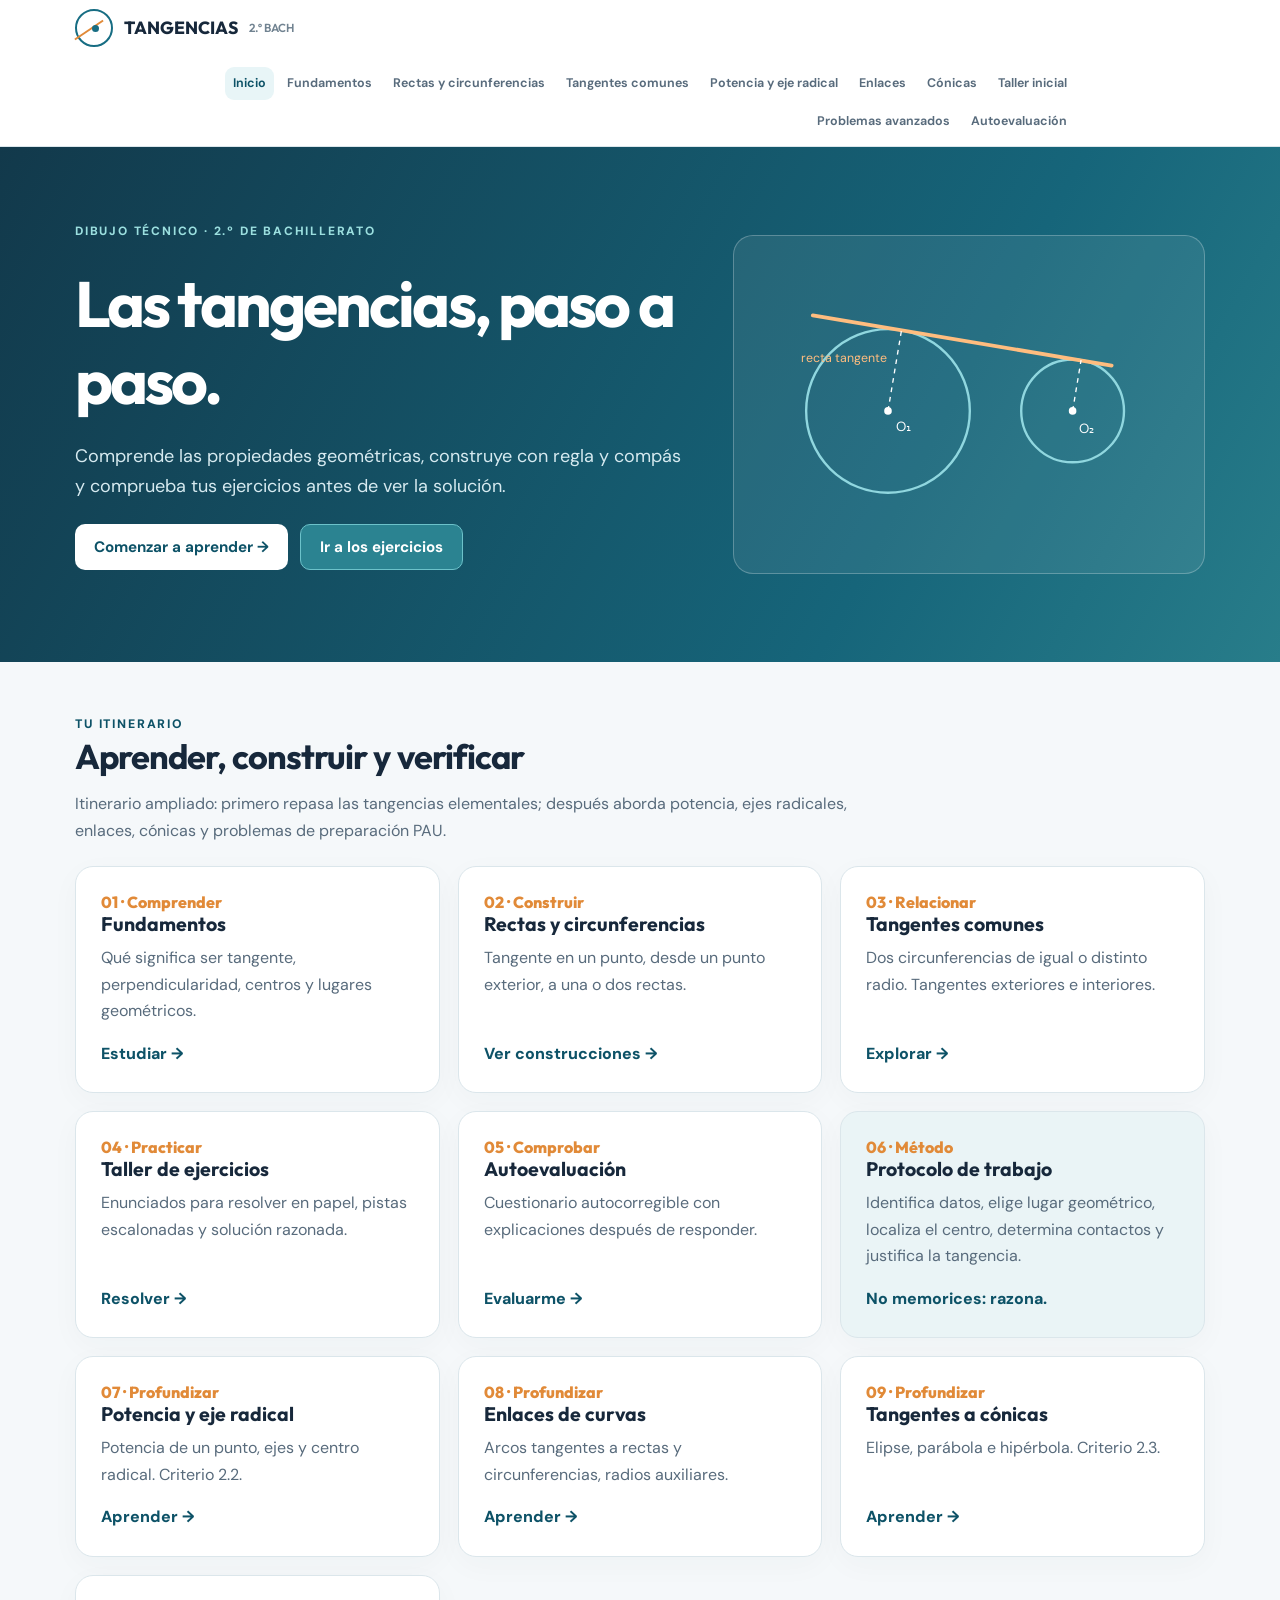
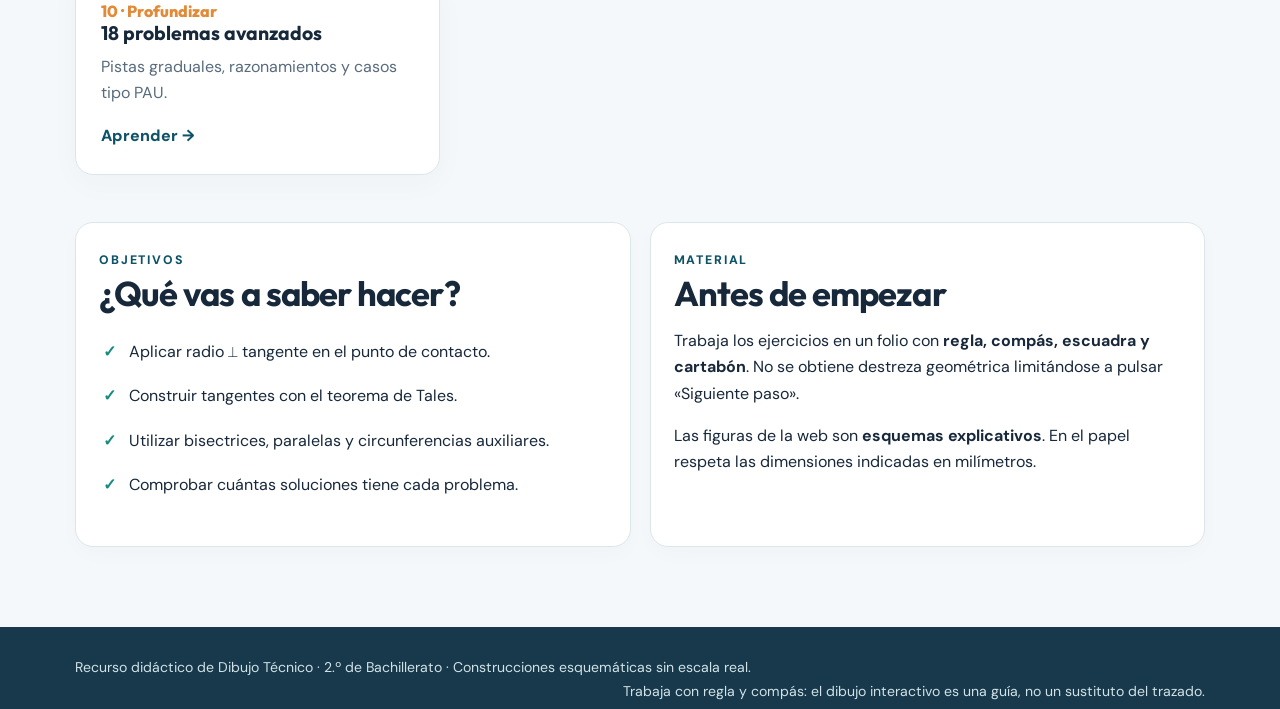
<file: index.html>
<!DOCTYPE html>
<html lang="es"><head><meta charset="utf-8"/><meta content="width=device-width, initial-scale=1" name="viewport"/><meta content="Tangencias en Dibujo Técnico de 2.º Bachillerato: teoría, construcciones paso a paso, ejercicios y autocorrección." name="description"/><title>Inicio | Tangencias · 2.º Bachillerato</title><link href="styles.css" rel="stylesheet"/><link href="advanced.css" rel="stylesheet"/></head><body><header class="site-header"><div class="container header-inner"><a class="brand" href="index.html"><span aria-hidden="true" class="brand-mark"></span> TANGENCIAS <span style="color:#718391;font-size:.73rem;font-weight:600">2.º BACH</span></a><nav aria-label="Navegación principal" class="site-nav"><a class="active" href="index.html">Inicio</a><a href="fundamentos.html">Fundamentos</a><a href="rectas.html">Rectas y circunferencias</a><a href="comunes.html">Tangentes comunes</a><a href="potencia.html">Potencia y eje radical</a><a href="enlaces.html">Enlaces</a><a href="conicas.html">Cónicas</a><a href="taller.html">Taller inicial</a><a href="problemas-pau.html">Problemas avanzados</a><a href="autoevaluacion.html">Autoevaluación</a></nav></div></header><section class="hero"><div class="container"><div><span class="eyebrow">Dibujo técnico · 2.º de Bachillerato</span><h1>Las tangencias, paso a paso.</h1><p>Comprende las propiedades geométricas, construye con regla y compás y comprueba tus ejercicios antes de ver la solución.</p><div class="btn-row"><a class="btn light" href="fundamentos.html">Comenzar a aprender →</a><a class="btn" href="taller.html" style="background:#2b8391;border:1px solid #6cc2ca">Ir a los ejercicios</a></div></div><div class="hero-figure"><svg aria-label="Dos circunferencias con una recta tangente común" role="img" viewbox="0 0 460 320"><circle cx="145" cy="167" fill="none" r="86" stroke="#90d7df" stroke-width="2.5"></circle><circle cx="339" cy="167" fill="none" r="54" stroke="#90d7df" stroke-width="2.5"></circle><path d="M 66 66.6 L 380 119.3" fill="none" stroke="#ffbd7f" stroke-linecap="round" stroke-width="4"></path><path d="M145 167 L159.2 82.2 M339 167 L347.9 113.7" stroke="#fff" stroke-dasharray="5 5" stroke-width="1.4"></path><circle cx="145" cy="167" fill="#fff" r="4"></circle><circle cx="339" cy="167" fill="#fff" r="4"></circle><text fill="white" font-size="14" x="153" y="188">O₁</text><text fill="white" font-size="14" x="346" y="190">O₂</text><text fill="#ffbd7f" font-size="13" x="54" y="116">recta tangente</text></svg></div></div></section><main class="container main"><section class="section-head"><span class="kicker">Tu itinerario</span><h2>Aprender, construir y verificar</h2><p>Itinerario ampliado: primero repasa las tangencias elementales; después aborda potencia, ejes radicales, enlaces, cónicas y problemas de preparación PAU.</p></section><div class="tiles"><a class="tile" href="fundamentos.html"><span class="index">01 · Comprender</span><h3>Fundamentos</h3><p>Qué significa ser tangente, perpendicularidad, centros y lugares geométricos.</p><span class="go">Estudiar →</span></a><a class="tile" href="rectas.html"><span class="index">02 · Construir</span><h3>Rectas y circunferencias</h3><p>Tangente en un punto, desde un punto exterior, a una o dos rectas.</p><span class="go">Ver construcciones →</span></a><a class="tile" href="comunes.html"><span class="index">03 · Relacionar</span><h3>Tangentes comunes</h3><p>Dos circunferencias de igual o distinto radio. Tangentes exteriores e interiores.</p><span class="go">Explorar →</span></a><a class="tile" href="taller.html"><span class="index">04 · Practicar</span><h3>Taller de ejercicios</h3><p>Enunciados para resolver en papel, pistas escalonadas y solución razonada.</p><span class="go">Resolver →</span></a><a class="tile" href="autoevaluacion.html"><span class="index">05 · Comprobar</span><h3>Autoevaluación</h3><p>Cuestionario autocorregible con explicaciones después de responder.</p><span class="go">Evaluarme →</span></a><div class="tile" style="background:#eaf4f6"><span class="index">06 · Método</span><h3>Protocolo de trabajo</h3><p>Identifica datos, elige lugar geométrico, localiza el centro, determina contactos y justifica la tangencia.</p><span class="go">No memorices: razona.</span></div><a class="tile" href="potencia.html"><span class="index">07 · Profundizar</span><h3>Potencia y eje radical</h3><p>Potencia de un punto, ejes y centro radical. Criterio 2.2.</p><span class="go">Aprender →</span></a><a class="tile" href="enlaces.html"><span class="index">08 · Profundizar</span><h3>Enlaces de curvas</h3><p>Arcos tangentes a rectas y circunferencias, radios auxiliares.</p><span class="go">Aprender →</span></a><a class="tile" href="conicas.html"><span class="index">09 · Profundizar</span><h3>Tangentes a cónicas</h3><p>Elipse, parábola e hipérbola. Criterio 2.3.</p><span class="go">Aprender →</span></a><a class="tile" href="problemas-pau.html"><span class="index">10 · Profundizar</span><h3>18 problemas avanzados</h3><p>Pistas graduales, razonamientos y casos tipo PAU.</p><span class="go">Aprender →</span></a></div><section class="section"><div class="two-col"><div class="panel"><span class="kicker">Objetivos</span><h2>¿Qué vas a saber hacer?</h2><ul class="checklist"><li>Aplicar radio ⟂ tangente en el punto de contacto.</li><li>Construir tangentes con el teorema de Tales.</li><li>Utilizar bisectrices, paralelas y circunferencias auxiliares.</li><li>Comprobar cuántas soluciones tiene cada problema.</li></ul></div><div class="panel"><span class="kicker">Material</span><h2>Antes de empezar</h2><p>Trabaja los ejercicios en un folio con <strong>regla, compás, escuadra y cartabón</strong>. No se obtiene destreza geométrica limitándose a pulsar «Siguiente paso».</p><p>Las figuras de la web son <strong>esquemas explicativos</strong>. En el papel respeta las dimensiones indicadas en milímetros.</p></div></div></section></main><footer class="foot"><div class="container">Recurso didáctico de Dibujo Técnico · 2.º de Bachillerato · Construcciones esquemáticas sin escala real. <span style="float:right">Trabaja con regla y compás: el dibujo interactivo es una guía, no un sustituto del trazado.</span></div></footer><script src="app.js"></script></body></html>
</file>
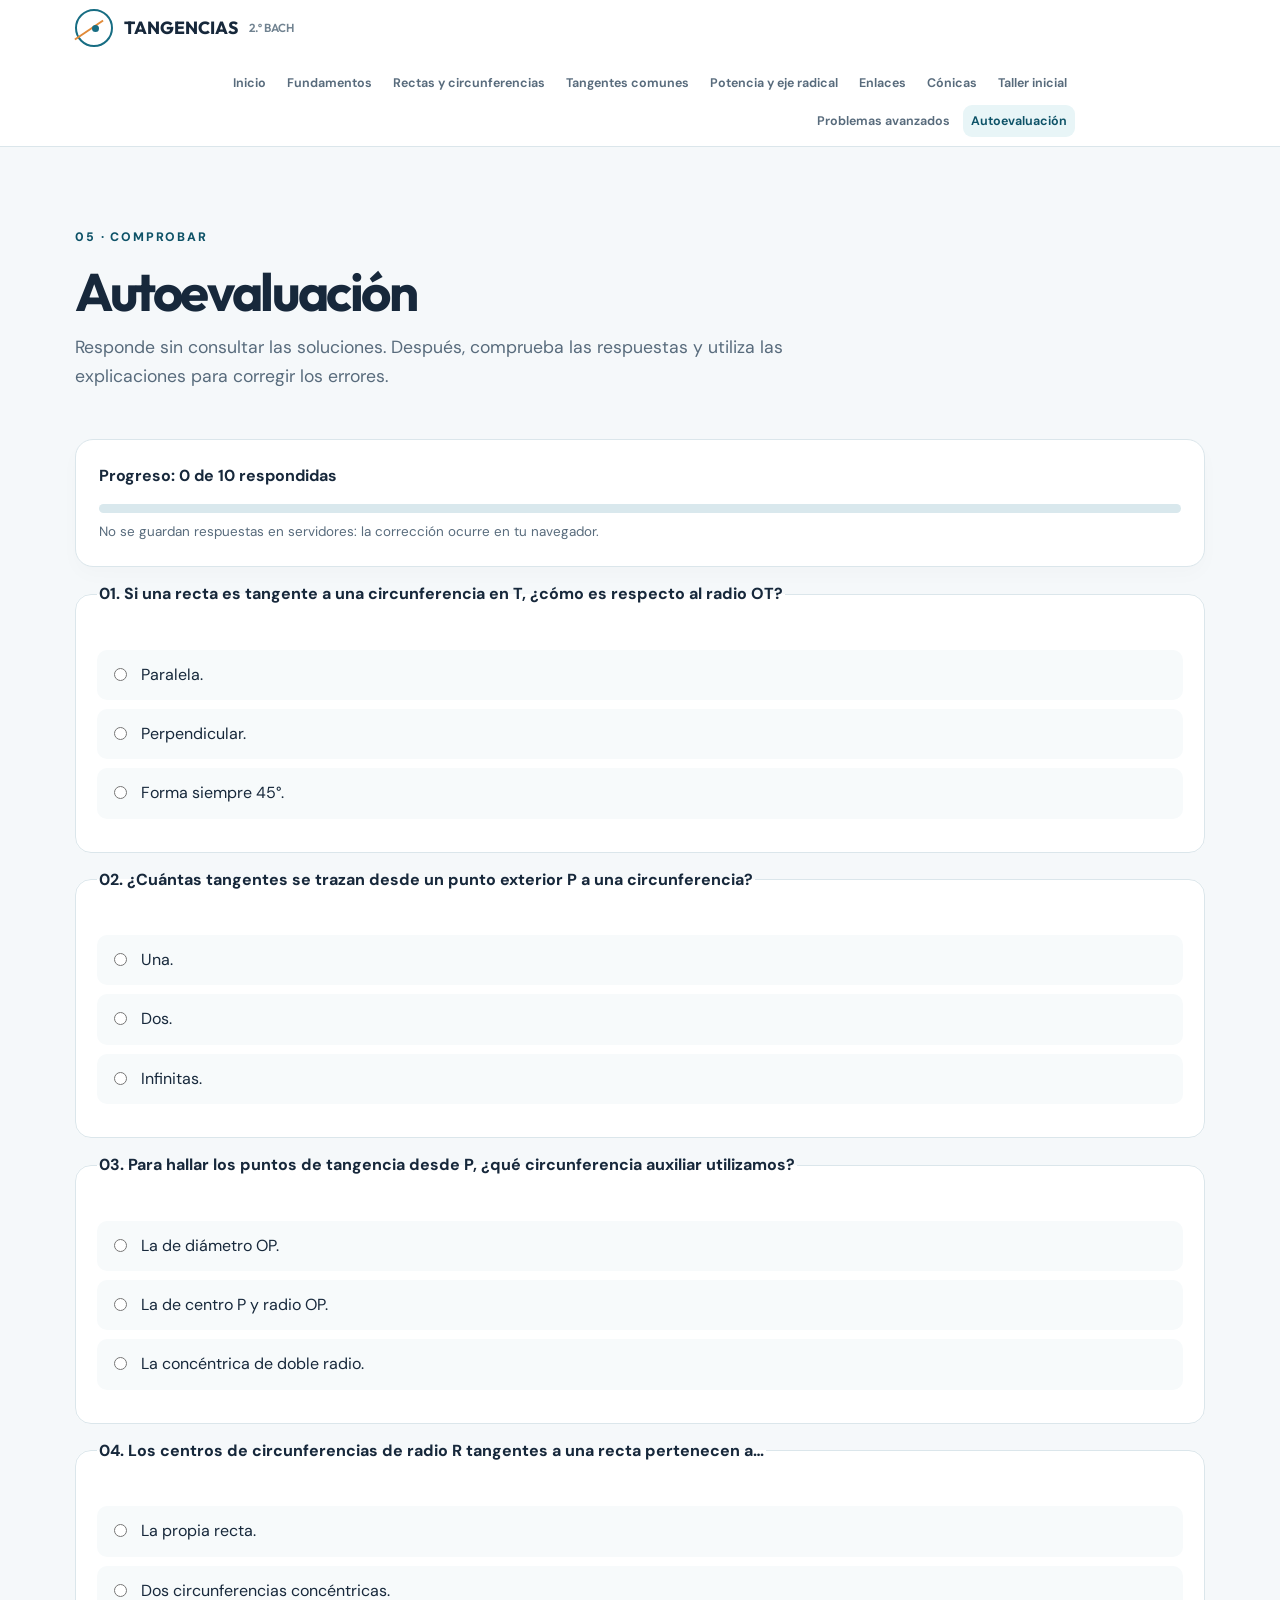
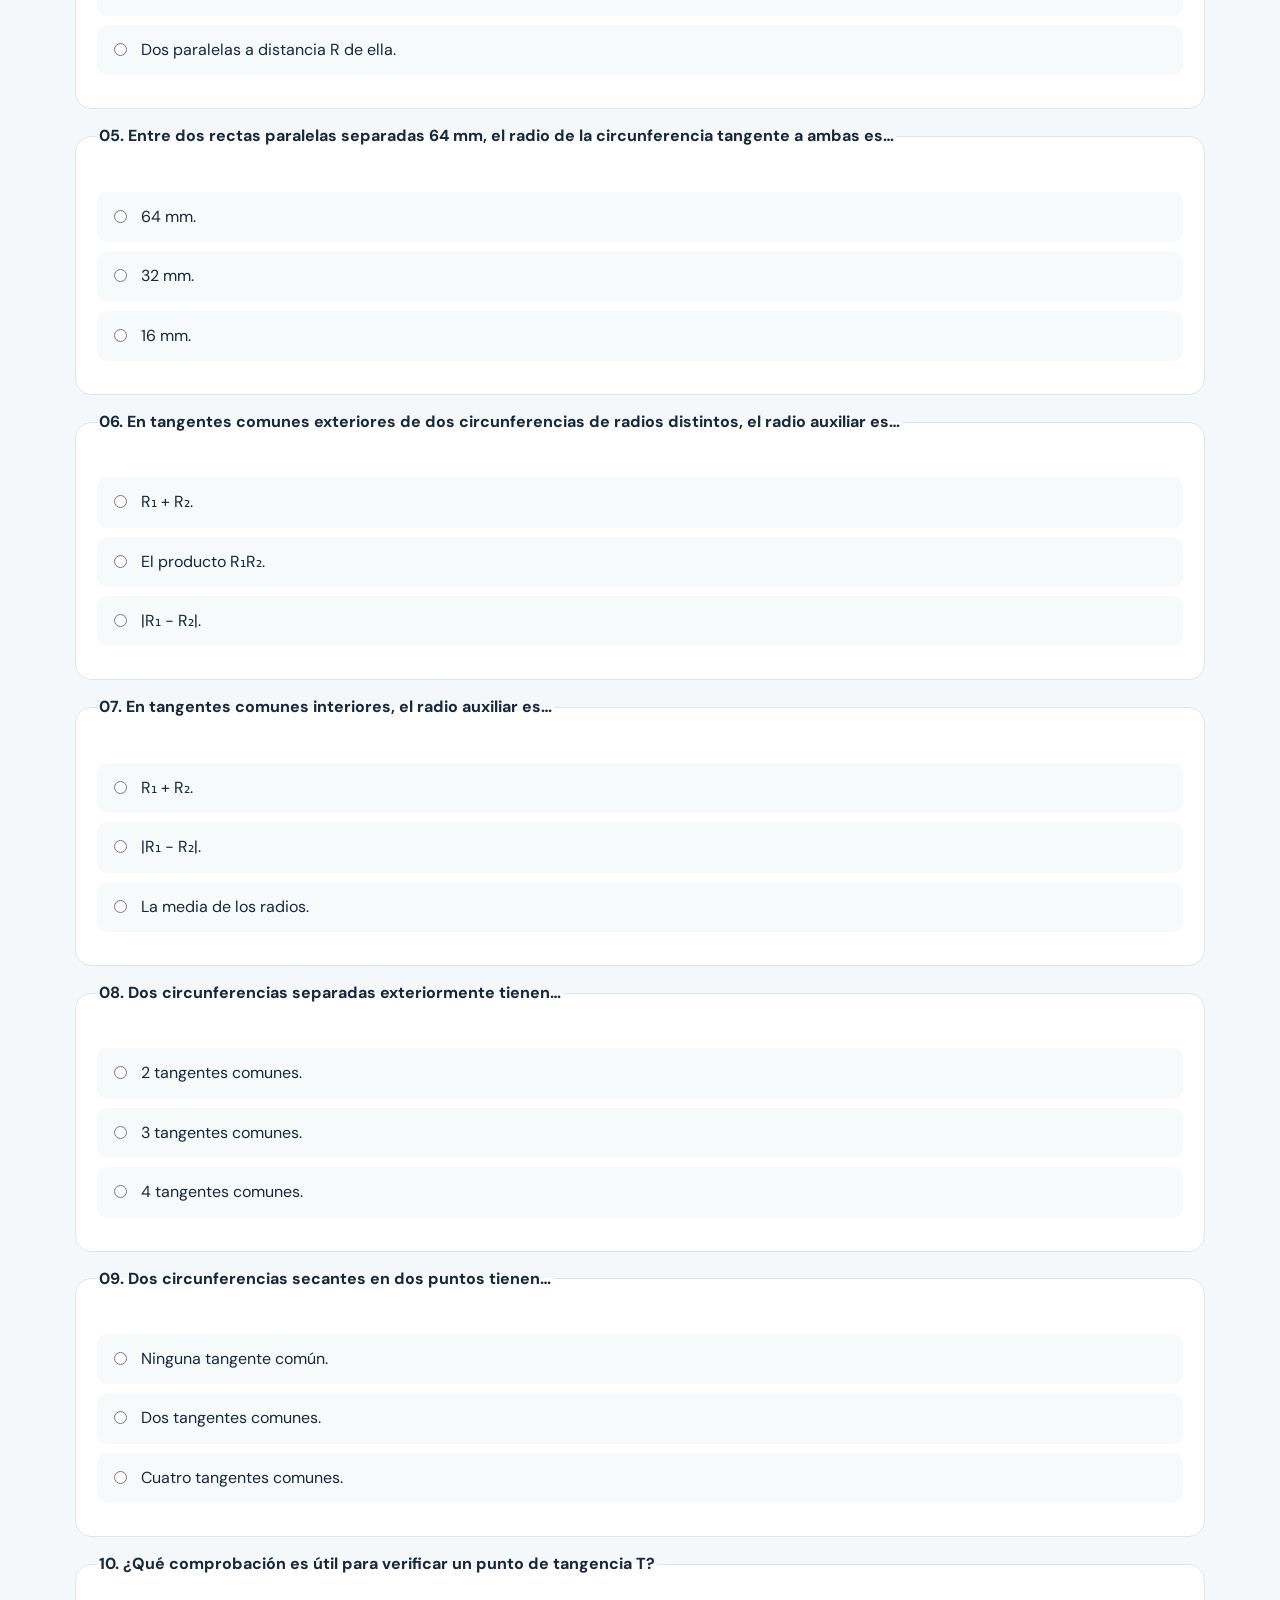
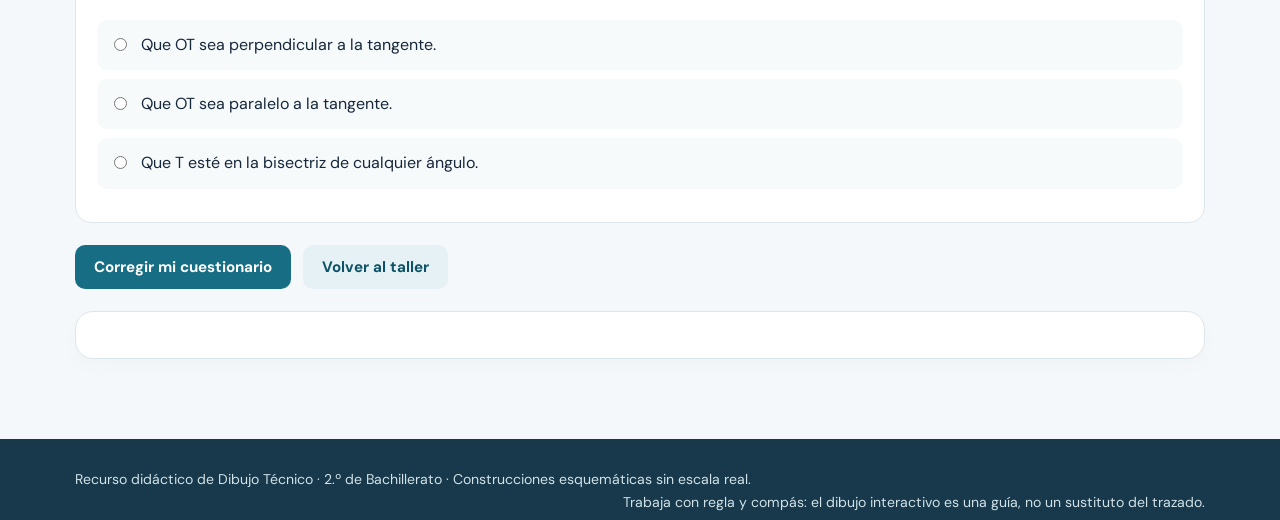
<file: autoevaluacion.html>
<!DOCTYPE html>
<html lang="es"><head><meta charset="utf-8"/><meta content="width=device-width, initial-scale=1" name="viewport"/><meta content="Tangencias en Dibujo Técnico de 2.º Bachillerato: teoría, construcciones paso a paso, ejercicios y autocorrección." name="description"/><title>Autoevaluación | Tangencias · 2.º Bachillerato</title><link href="styles.css" rel="stylesheet"/><link href="advanced.css" rel="stylesheet"/></head><body><header class="site-header"><div class="container header-inner"><a class="brand" href="index.html"><span aria-hidden="true" class="brand-mark"></span> TANGENCIAS <span style="color:#718391;font-size:.73rem;font-weight:600">2.º BACH</span></a><nav aria-label="Navegación principal" class="site-nav"><a href="index.html">Inicio</a><a href="fundamentos.html">Fundamentos</a><a href="rectas.html">Rectas y circunferencias</a><a href="comunes.html">Tangentes comunes</a><a href="potencia.html">Potencia y eje radical</a><a href="enlaces.html">Enlaces</a><a href="conicas.html">Cónicas</a><a href="taller.html">Taller inicial</a><a href="problemas-pau.html">Problemas avanzados</a><a class="active" href="autoevaluacion.html">Autoevaluación</a></nav></div></header><main class="container main"><section class="page-intro"><span class="kicker">05 · Comprobar</span><h1>Autoevaluación</h1><p>Responde sin consultar las soluciones. Después, comprueba las respuestas y utiliza las explicaciones para corregir los errores.</p></section><section data-quiz=""><div class="panel"><strong>Progreso: <span data-quiz-count="">0 de 10 respondidas</span></strong><div class="progress-track"><div data-quiz-bar=""></div></div><p class="smallprint">No se guardan respuestas en servidores: la corrección ocurre en tu navegador.</p></div><fieldset class="quiz-card" data-answer="b" data-explanation="La tangente forma 90° con el radio en el punto de contacto." data-question=""><legend>01. Si una recta es tangente a una circunferencia en T, ¿cómo es respecto al radio OT?</legend><label><input name="q1" type="radio" value="a"/><span>Paralela.</span></label><label><input name="q1" type="radio" value="b"/><span>Perpendicular.</span></label><label><input name="q1" type="radio" value="c"/><span>Forma siempre 45°.</span></label><div aria-live="polite" class="quiz-feedback"></div></fieldset><fieldset class="quiz-card" data-answer="b" data-explanation="Desde un punto exterior existen exactamente dos rectas tangentes." data-question=""><legend>02. ¿Cuántas tangentes se trazan desde un punto exterior P a una circunferencia?</legend><label><input name="q2" type="radio" value="a"/><span>Una.</span></label><label><input name="q2" type="radio" value="b"/><span>Dos.</span></label><label><input name="q2" type="radio" value="c"/><span>Infinitas.</span></label><div aria-live="polite" class="quiz-feedback"></div></fieldset><fieldset class="quiz-card" data-answer="a" data-explanation="El teorema de Tales se aplica a la circunferencia de diámetro OP." data-question=""><legend>03. Para hallar los puntos de tangencia desde P, ¿qué circunferencia auxiliar utilizamos?</legend><label><input name="q3" type="radio" value="a"/><span>La de diámetro OP.</span></label><label><input name="q3" type="radio" value="b"/><span>La de centro P y radio OP.</span></label><label><input name="q3" type="radio" value="c"/><span>La concéntrica de doble radio.</span></label><div aria-live="polite" class="quiz-feedback"></div></fieldset><fieldset class="quiz-card" data-answer="c" data-explanation="El centro debe encontrarse a distancia R, en uno de los dos semiplanos." data-question=""><legend>04. Los centros de circunferencias de radio R tangentes a una recta pertenecen a…</legend><label><input name="q4" type="radio" value="a"/><span>La propia recta.</span></label><label><input name="q4" type="radio" value="b"/><span>Dos circunferencias concéntricas.</span></label><label><input name="q4" type="radio" value="c"/><span>Dos paralelas a distancia R de ella.</span></label><div aria-live="polite" class="quiz-feedback"></div></fieldset><fieldset class="quiz-card" data-answer="b" data-explanation="La distancia entre ambas rectas es el diámetro de la circunferencia." data-question=""><legend>05. Entre dos rectas paralelas separadas 64 mm, el radio de la circunferencia tangente a ambas es…</legend><label><input name="q5" type="radio" value="a"/><span>64 mm.</span></label><label><input name="q5" type="radio" value="b"/><span>32 mm.</span></label><label><input name="q5" type="radio" value="c"/><span>16 mm.</span></label><div aria-live="polite" class="quiz-feedback"></div></fieldset><fieldset class="quiz-card" data-answer="c" data-explanation="Para las exteriores se utiliza la diferencia de radios." data-question=""><legend>06. En tangentes comunes exteriores de dos circunferencias de radios distintos, el radio auxiliar es…</legend><label><input name="q6" type="radio" value="a"/><span>R₁ + R₂.</span></label><label><input name="q6" type="radio" value="b"/><span>El producto R₁R₂.</span></label><label><input name="q6" type="radio" value="c"/><span>|R₁ − R₂|.</span></label><div aria-live="polite" class="quiz-feedback"></div></fieldset><fieldset class="quiz-card" data-answer="a" data-explanation="Para las interiores se utiliza la suma de radios." data-question=""><legend>07. En tangentes comunes interiores, el radio auxiliar es…</legend><label><input name="q7" type="radio" value="a"/><span>R₁ + R₂.</span></label><label><input name="q7" type="radio" value="b"/><span>|R₁ − R₂|.</span></label><label><input name="q7" type="radio" value="c"/><span>La media de los radios.</span></label><div aria-live="polite" class="quiz-feedback"></div></fieldset><fieldset class="quiz-card" data-answer="c" data-explanation="Tienen dos tangentes exteriores y dos interiores." data-question=""><legend>08. Dos circunferencias separadas exteriormente tienen…</legend><label><input name="q8" type="radio" value="a"/><span>2 tangentes comunes.</span></label><label><input name="q8" type="radio" value="b"/><span>3 tangentes comunes.</span></label><label><input name="q8" type="radio" value="c"/><span>4 tangentes comunes.</span></label><div aria-live="polite" class="quiz-feedback"></div></fieldset><fieldset class="quiz-card" data-answer="b" data-explanation="Solo existen las dos tangentes exteriores." data-question=""><legend>09. Dos circunferencias secantes en dos puntos tienen…</legend><label><input name="q9" type="radio" value="a"/><span>Ninguna tangente común.</span></label><label><input name="q9" type="radio" value="b"/><span>Dos tangentes comunes.</span></label><label><input name="q9" type="radio" value="c"/><span>Cuatro tangentes comunes.</span></label><div aria-live="polite" class="quiz-feedback"></div></fieldset><fieldset class="quiz-card" data-answer="a" data-explanation="El criterio local decisivo es la perpendicularidad del radio con la recta en T." data-question=""><legend>10. ¿Qué comprobación es útil para verificar un punto de tangencia T?</legend><label><input name="q10" type="radio" value="a"/><span>Que OT sea perpendicular a la tangente.</span></label><label><input name="q10" type="radio" value="b"/><span>Que OT sea paralelo a la tangente.</span></label><label><input name="q10" type="radio" value="c"/><span>Que T esté en la bisectriz de cualquier ángulo.</span></label><div aria-live="polite" class="quiz-feedback"></div></fieldset><div class="btn-row"><button class="btn" data-check="">Corregir mi cuestionario</button><a class="btn secondary" href="taller.html">Volver al taller</a></div><div aria-live="polite" class="panel" data-quiz-result=""></div></section></main><footer class="foot"><div class="container">Recurso didáctico de Dibujo Técnico · 2.º de Bachillerato · Construcciones esquemáticas sin escala real. <span style="float:right">Trabaja con regla y compás: el dibujo interactivo es una guía, no un sustituto del trazado.</span></div></footer><script src="app.js"></script></body></html>
</file>
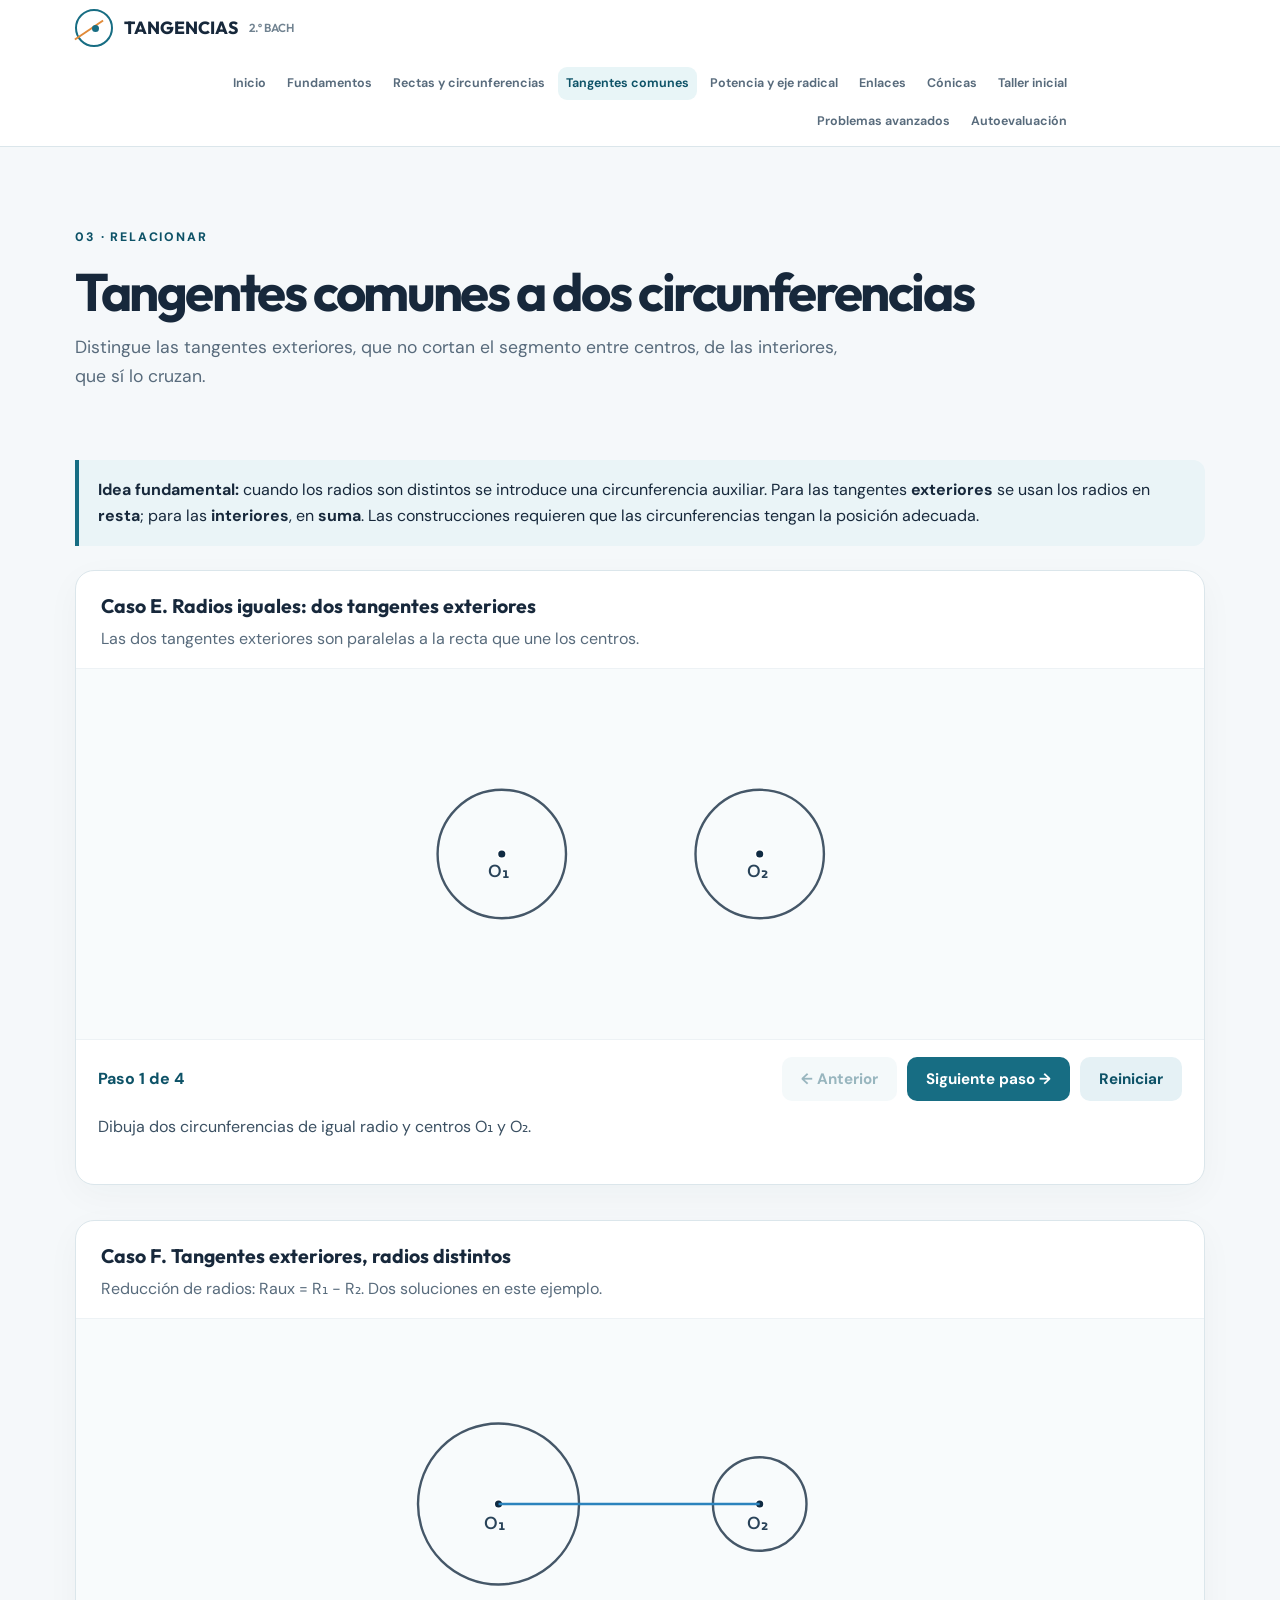
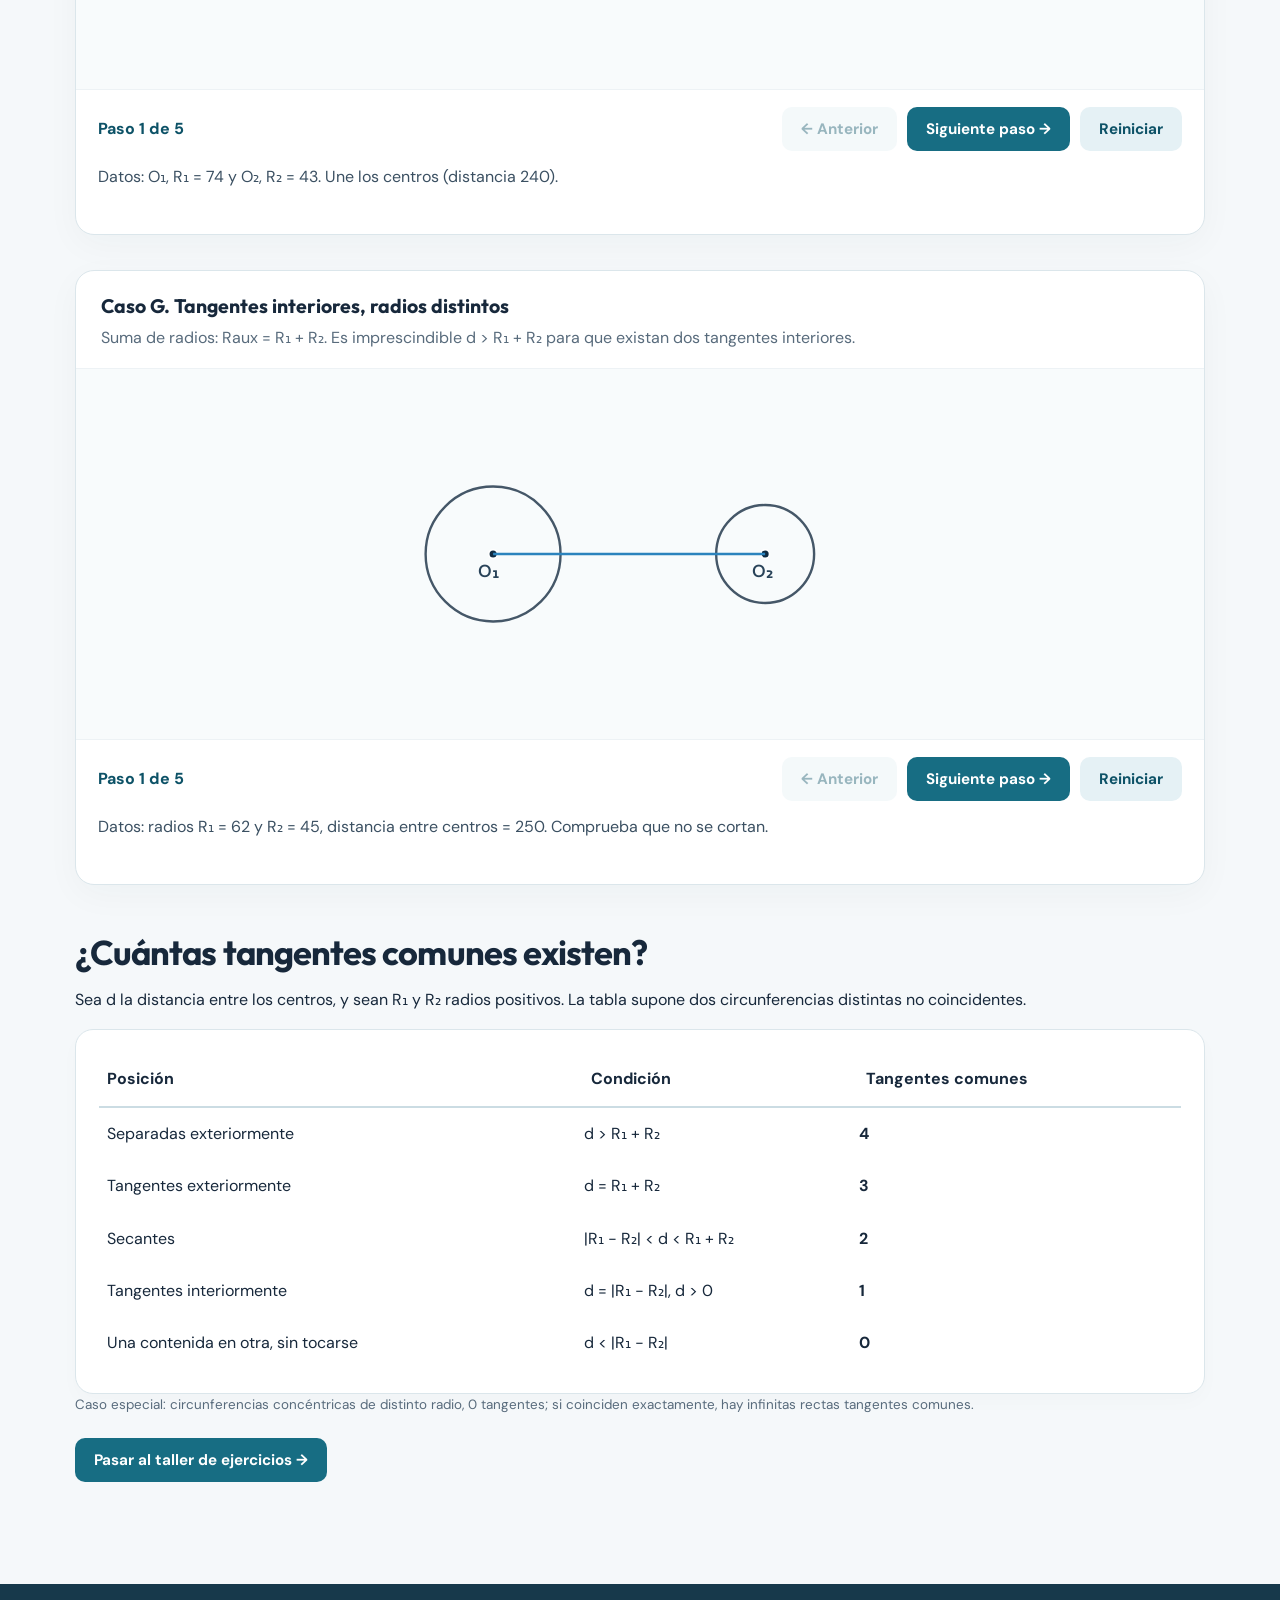
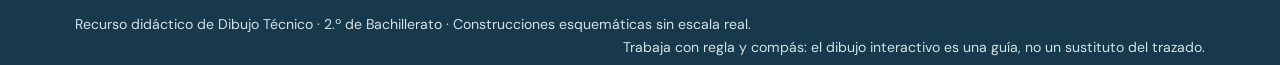
<file: comunes.html>
<!DOCTYPE html>
<html lang="es"><head><meta charset="utf-8"/><meta content="width=device-width, initial-scale=1" name="viewport"/><meta content="Tangencias en Dibujo Técnico de 2.º Bachillerato: teoría, construcciones paso a paso, ejercicios y autocorrección." name="description"/><title>Tangentes comunes | Tangencias · 2.º Bachillerato</title><link href="styles.css" rel="stylesheet"/><link href="advanced.css" rel="stylesheet"/></head><body><header class="site-header"><div class="container header-inner"><a class="brand" href="index.html"><span aria-hidden="true" class="brand-mark"></span> TANGENCIAS <span style="color:#718391;font-size:.73rem;font-weight:600">2.º BACH</span></a><nav aria-label="Navegación principal" class="site-nav"><a href="index.html">Inicio</a><a href="fundamentos.html">Fundamentos</a><a href="rectas.html">Rectas y circunferencias</a><a class="active" href="comunes.html">Tangentes comunes</a><a href="potencia.html">Potencia y eje radical</a><a href="enlaces.html">Enlaces</a><a href="conicas.html">Cónicas</a><a href="taller.html">Taller inicial</a><a href="problemas-pau.html">Problemas avanzados</a><a href="autoevaluacion.html">Autoevaluación</a></nav></div></header><main class="container main"><section class="page-intro"><span class="kicker">03 · Relacionar</span><h1>Tangentes comunes a dos circunferencias</h1><p>Distingue las tangentes exteriores, que no cortan el segmento entre centros, de las interiores, que sí lo cruzan.</p></section><div class="note"><strong>Idea fundamental:</strong> cuando los radios son distintos se introduce una circunferencia auxiliar. Para las tangentes <strong>exteriores</strong> se usan los radios en <strong>resta</strong>; para las <strong>interiores</strong>, en <strong>suma</strong>. Las construcciones requieren que las circunferencias tengan la posición adecuada.</div><article class="diagram-card" data-demo="ext-equal"><div class="diagram-top"><h3>Caso E. Radios iguales: dos tangentes exteriores</h3><p>Las dos tangentes exteriores son paralelas a la recta que une los centros.</p></div><div class="diagram-svg"></div><div class="diagram-foot"><div class="step-controls"><span aria-live="polite" class="step-label"></span><button class="btn secondary" data-back="">← Anterior</button><button class="btn" data-next="">Siguiente paso →</button><button class="btn secondary" data-reset="">Reiniciar</button></div><div aria-live="polite" class="step-instruction"></div></div></article><article class="diagram-card" data-demo="ext-unequal"><div class="diagram-top"><h3>Caso F. Tangentes exteriores, radios distintos</h3><p>Reducción de radios: Raux = R₁ − R₂. Dos soluciones en este ejemplo.</p></div><div class="diagram-svg"></div><div class="diagram-foot"><div class="step-controls"><span aria-live="polite" class="step-label"></span><button class="btn secondary" data-back="">← Anterior</button><button class="btn" data-next="">Siguiente paso →</button><button class="btn secondary" data-reset="">Reiniciar</button></div><div aria-live="polite" class="step-instruction"></div></div></article><article class="diagram-card" data-demo="int-unequal"><div class="diagram-top"><h3>Caso G. Tangentes interiores, radios distintos</h3><p>Suma de radios: Raux = R₁ + R₂. Es imprescindible d &gt; R₁ + R₂ para que existan dos tangentes interiores.</p></div><div class="diagram-svg"></div><div class="diagram-foot"><div class="step-controls"><span aria-live="polite" class="step-label"></span><button class="btn secondary" data-back="">← Anterior</button><button class="btn" data-next="">Siguiente paso →</button><button class="btn secondary" data-reset="">Reiniciar</button></div><div aria-live="polite" class="step-instruction"></div></div></article><section class="section"><h2>¿Cuántas tangentes comunes existen?</h2><p>Sea d la distancia entre los centros, y sean R₁ y R₂ radios positivos. La tabla supone dos circunferencias distintas no coincidentes.</p><div class="panel"><table style="width:100%;border-collapse:collapse"><thead><tr style="text-align:left;border-bottom:2px solid #cbdce3"><th style="padding:13px 8px">Posición</th><th style="padding:13px 8px">Condición</th><th style="padding:13px 8px">Tangentes comunes</th></tr></thead><tbody><tr><td style="padding:13px 8px">Separadas exteriormente</td><td>d &gt; R₁ + R₂</td><td><strong>4</strong></td></tr><tr><td style="padding:13px 8px">Tangentes exteriormente</td><td>d = R₁ + R₂</td><td><strong>3</strong></td></tr><tr><td style="padding:13px 8px">Secantes</td><td>|R₁ − R₂| &lt; d &lt; R₁ + R₂</td><td><strong>2</strong></td></tr><tr><td style="padding:13px 8px">Tangentes interiormente</td><td>d = |R₁ − R₂|, d &gt; 0</td><td><strong>1</strong></td></tr><tr><td style="padding:13px 8px">Una contenida en otra, sin tocarse</td><td>d &lt; |R₁ − R₂|</td><td><strong>0</strong></td></tr></tbody></table></div><p class="smallprint">Caso especial: circunferencias concéntricas de distinto radio, 0 tangentes; si coinciden exactamente, hay infinitas rectas tangentes comunes.</p></section><div class="btn-row"><a class="btn" href="taller.html">Pasar al taller de ejercicios →</a></div></main><footer class="foot"><div class="container">Recurso didáctico de Dibujo Técnico · 2.º de Bachillerato · Construcciones esquemáticas sin escala real. <span style="float:right">Trabaja con regla y compás: el dibujo interactivo es una guía, no un sustituto del trazado.</span></div></footer><script src="app.js"></script></body></html>
</file>
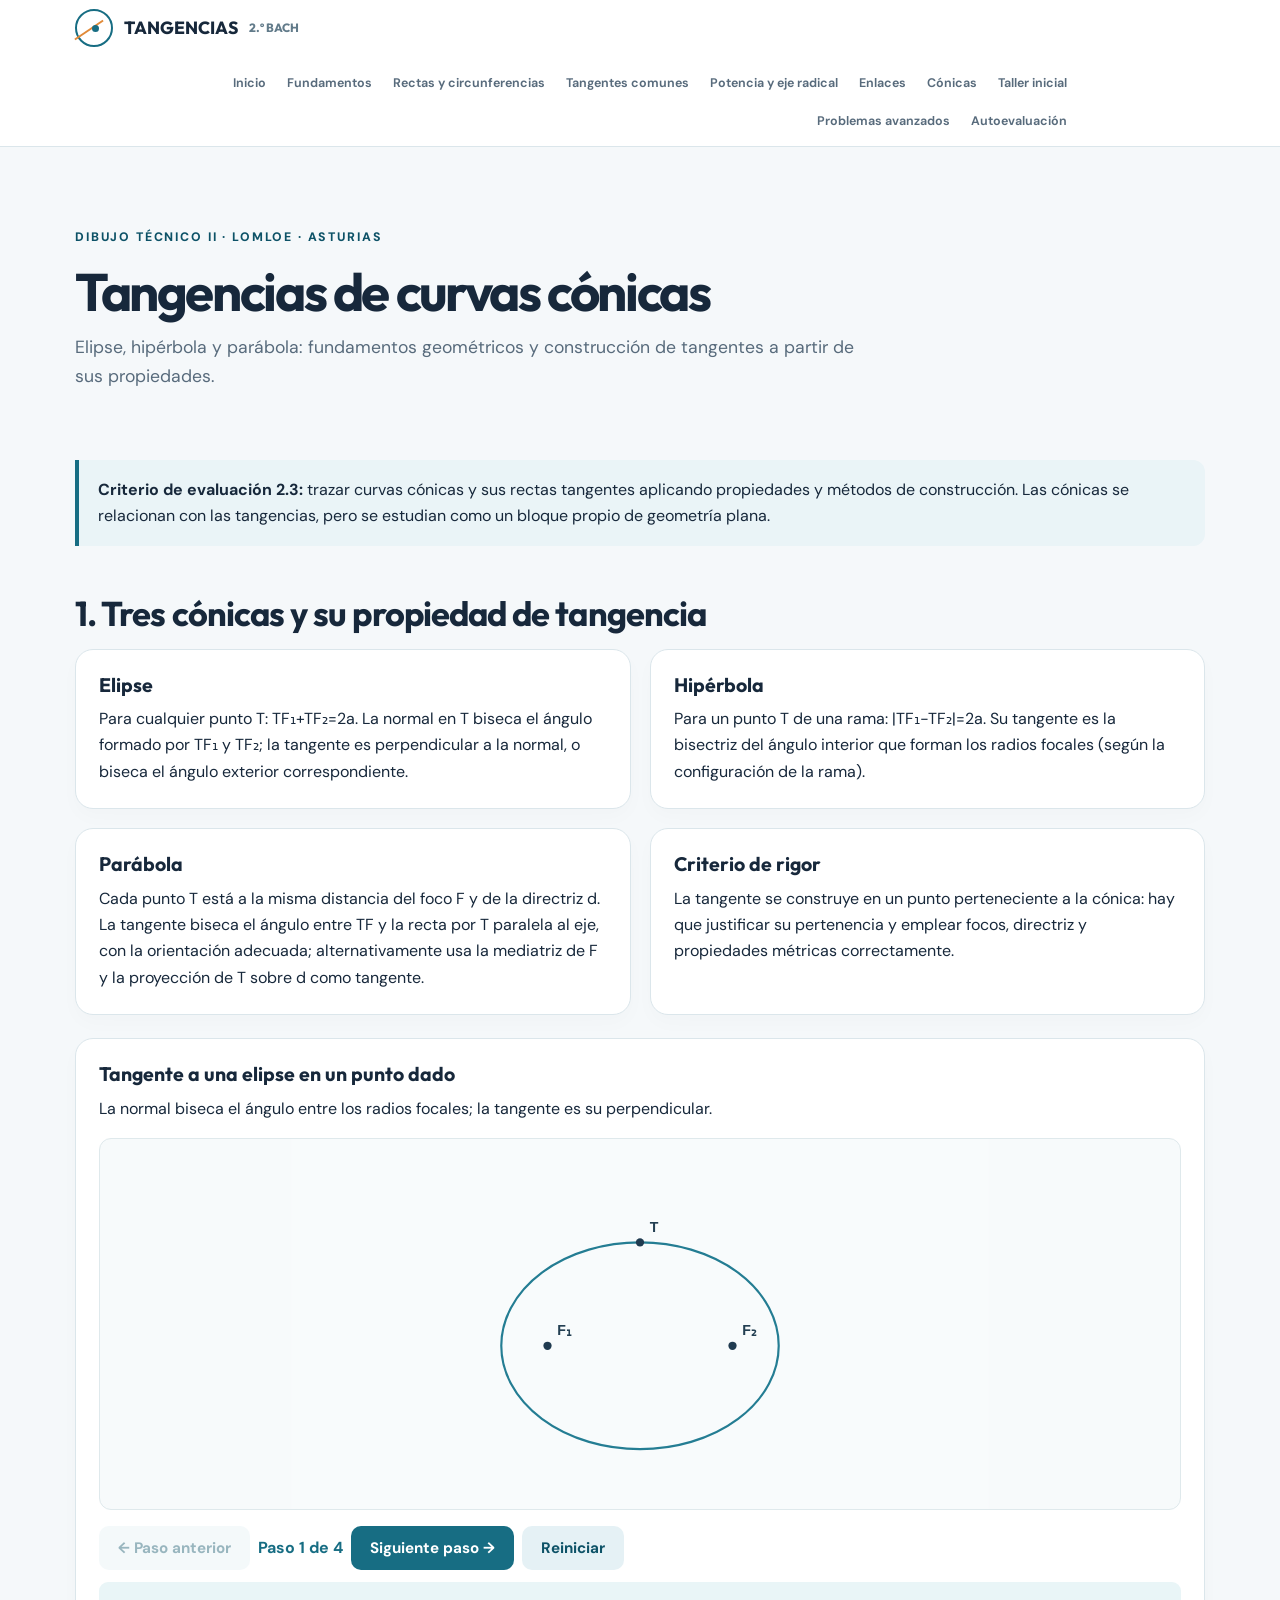
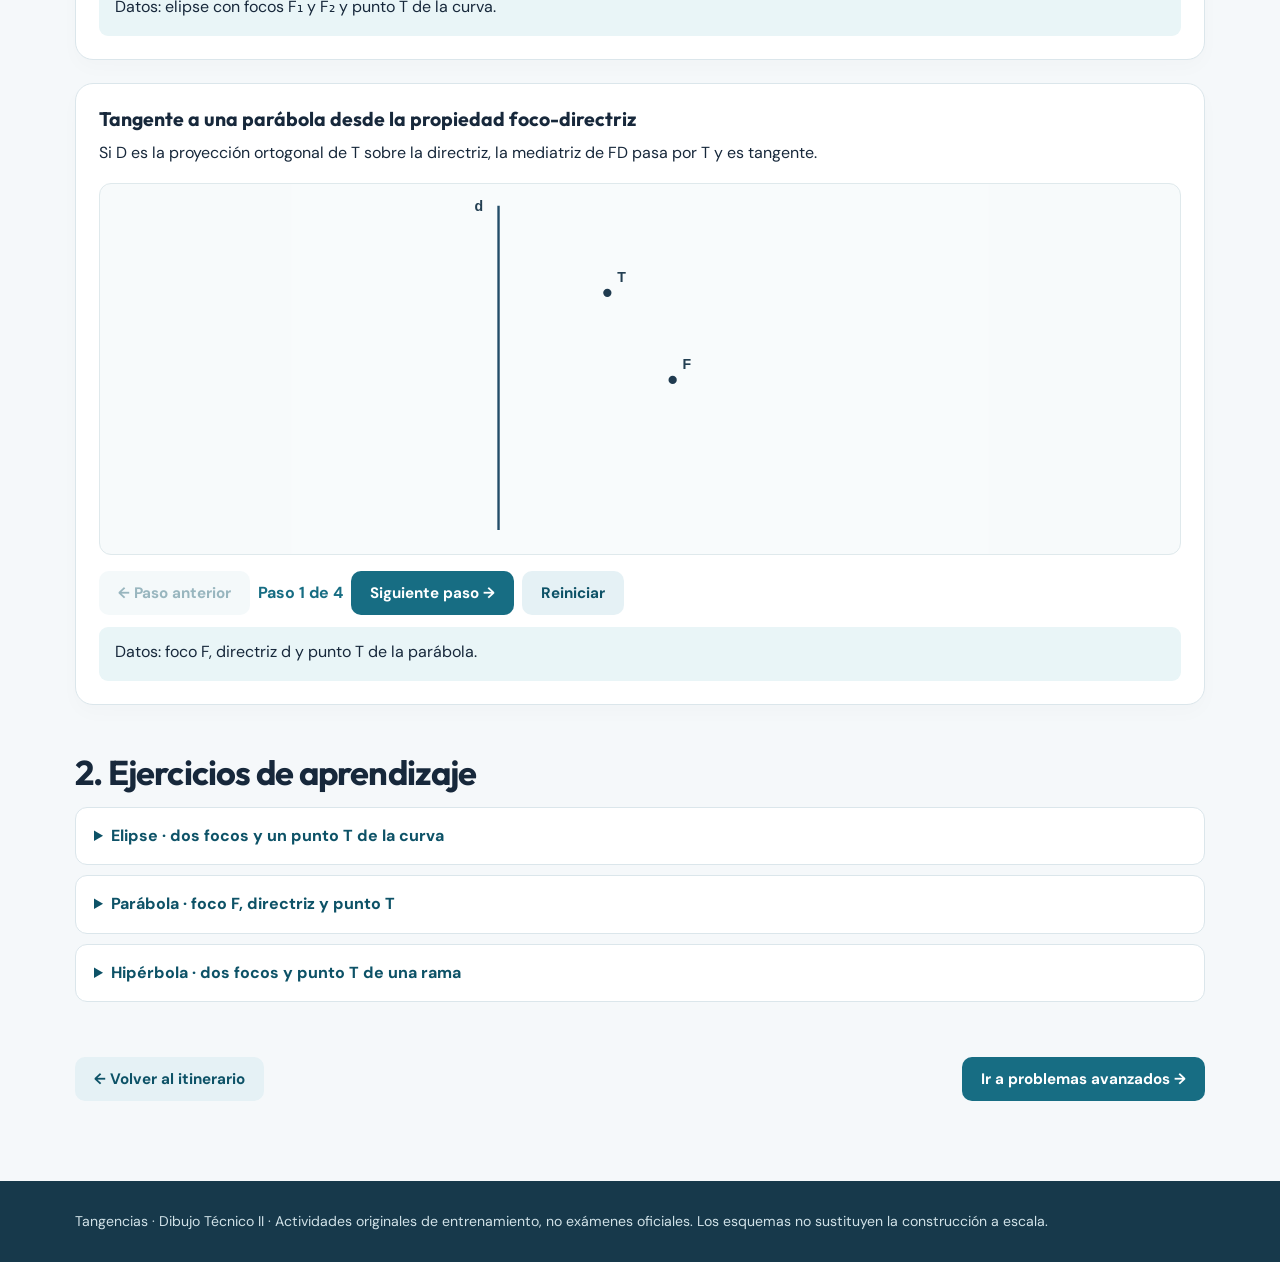
<file: conicas.html>
<!doctype html><html lang="es"><head><meta charset="utf-8"><meta name="viewport" content="width=device-width,initial-scale=1"><meta name="description" content="Tangencias avanzadas LOMLOE Dibujo Técnico II. Construcciones razonadas y ejercicios."><title>Tangencias de curvas cónicas · Tangencias 2.º Bachillerato</title><link rel="stylesheet" href="styles.css"><link rel="stylesheet" href="advanced.css"></head><body><header class="site-header"><div class="container header-inner"><a href="index.html" class="brand"><span class="brand-mark"></span>TANGENCIAS <small>2.º BACH</small></a><nav class="site-nav" aria-label="Navegación principal"><a href="index.html">Inicio</a><a href="fundamentos.html">Fundamentos</a><a href="rectas.html">Rectas y circunferencias</a><a href="comunes.html">Tangentes comunes</a><a href="potencia.html">Potencia y eje radical</a><a href="enlaces.html">Enlaces</a><a href="conicas.html">Cónicas</a><a href="taller.html">Taller inicial</a><a href="problemas-pau.html">Problemas avanzados</a><a href="autoevaluacion.html">Autoevaluación</a></nav></div></header><main class="container main"><section class="page-intro"><span class="kicker">Dibujo Técnico II · LOMLOE · Asturias</span><h1>Tangencias de curvas cónicas</h1><p>Elipse, hipérbola y parábola: fundamentos geométricos y construcción de tangentes a partir de sus propiedades.</p></section><div class="note"><strong>Criterio de evaluación 2.3:</strong> trazar curvas cónicas y sus rectas tangentes aplicando propiedades y métodos de construcción. Las cónicas se relacionan con las tangencias, pero se estudian como un bloque propio de geometría plana.</div><section class="section"><h2>1. Tres cónicas y su propiedad de tangencia</h2><div class="two-col"><div class="panel"><h3>Elipse</h3><p>Para cualquier punto T: TF₁+TF₂=2a. La normal en T biseca el ángulo formado por TF₁ y TF₂; la tangente es perpendicular a la normal, o biseca el ángulo exterior correspondiente.</p></div><div class="panel"><h3>Hipérbola</h3><p>Para un punto T de una rama: |TF₁−TF₂|=2a. Su tangente es la bisectriz del ángulo interior que forman los radios focales (según la configuración de la rama).</p></div><div class="panel"><h3>Parábola</h3><p>Cada punto T está a la misma distancia del foco F y de la directriz d. La tangente biseca el ángulo entre TF y la recta por T paralela al eje, con la orientación adecuada; alternativamente usa la mediatriz de F y la proyección de T sobre d como tangente.</p></div><div class="panel"><h3>Criterio de rigor</h3><p>La tangente se construye en un punto perteneciente a la cónica: hay que justificar su pertenencia y emplear focos, directriz y propiedades métricas correctamente.</p></div></div><article class="panel adv-diagram"><h3>Tangente a una elipse en un punto dado</h3><p>La normal biseca el ángulo entre los radios focales; la tangente es su perpendicular.</p><div class="svg-canvas" data-advanced-diagram="ellipse"></div><div class="adv-controls"><button class="btn secondary" data-adv-prev>← Paso anterior</button><span class="adv-step-count" aria-live="polite"></span><button class="btn" data-adv-next>Siguiente paso →</button><button class="btn secondary" data-adv-reset>Reiniciar</button></div><p class="adv-explain" aria-live="polite"></p></article><article class="panel adv-diagram"><h3>Tangente a una parábola desde la propiedad foco-directriz</h3><p>Si D es la proyección ortogonal de T sobre la directriz, la mediatriz de FD pasa por T y es tangente.</p><div class="svg-canvas" data-advanced-diagram="parabola"></div><div class="adv-controls"><button class="btn secondary" data-adv-prev>← Paso anterior</button><span class="adv-step-count" aria-live="polite"></span><button class="btn" data-adv-next>Siguiente paso →</button><button class="btn secondary" data-adv-reset>Reiniciar</button></div><p class="adv-explain" aria-live="polite"></p></article></section><section class="section"><h2>2. Ejercicios de aprendizaje</h2><details><summary>Elipse · dos focos y un punto T de la curva</summary><p>Traza TF₁ y TF₂, construye la bisectriz interior (normal) y levanta la perpendicular por T. Justifica que la recta resultante es tangente.</p></details><details><summary>Parábola · foco F, directriz y punto T</summary><p>Proyecta T perpendicularmente sobre la directriz para obtener D. Como TF=TD, T pertenece a la mediatriz de FD: esa mediatriz es la tangente. Indica dónde se encuentra el eje de simetría.</p></details><details><summary>Hipérbola · dos focos y punto T de una rama</summary><p>Dibuja los radios focales y construye la bisectriz de su ángulo interior que corresponde a la tangente. Comprueba cuál de las bisectrices representa la normal para esa rama.</p></details></section><section class="nextblock"><a class="btn secondary" href="index.html">← Volver al itinerario</a><a class="btn" href="problemas-pau.html">Ir a problemas avanzados →</a></section></main><footer class="foot"><div class="container">Tangencias · Dibujo Técnico II · Actividades originales de entrenamiento, no exámenes oficiales. Los esquemas no sustituyen la construcción a escala.</div></footer><script src="app.js"></script><script src="advanced.js"></script></body></html>
</file>
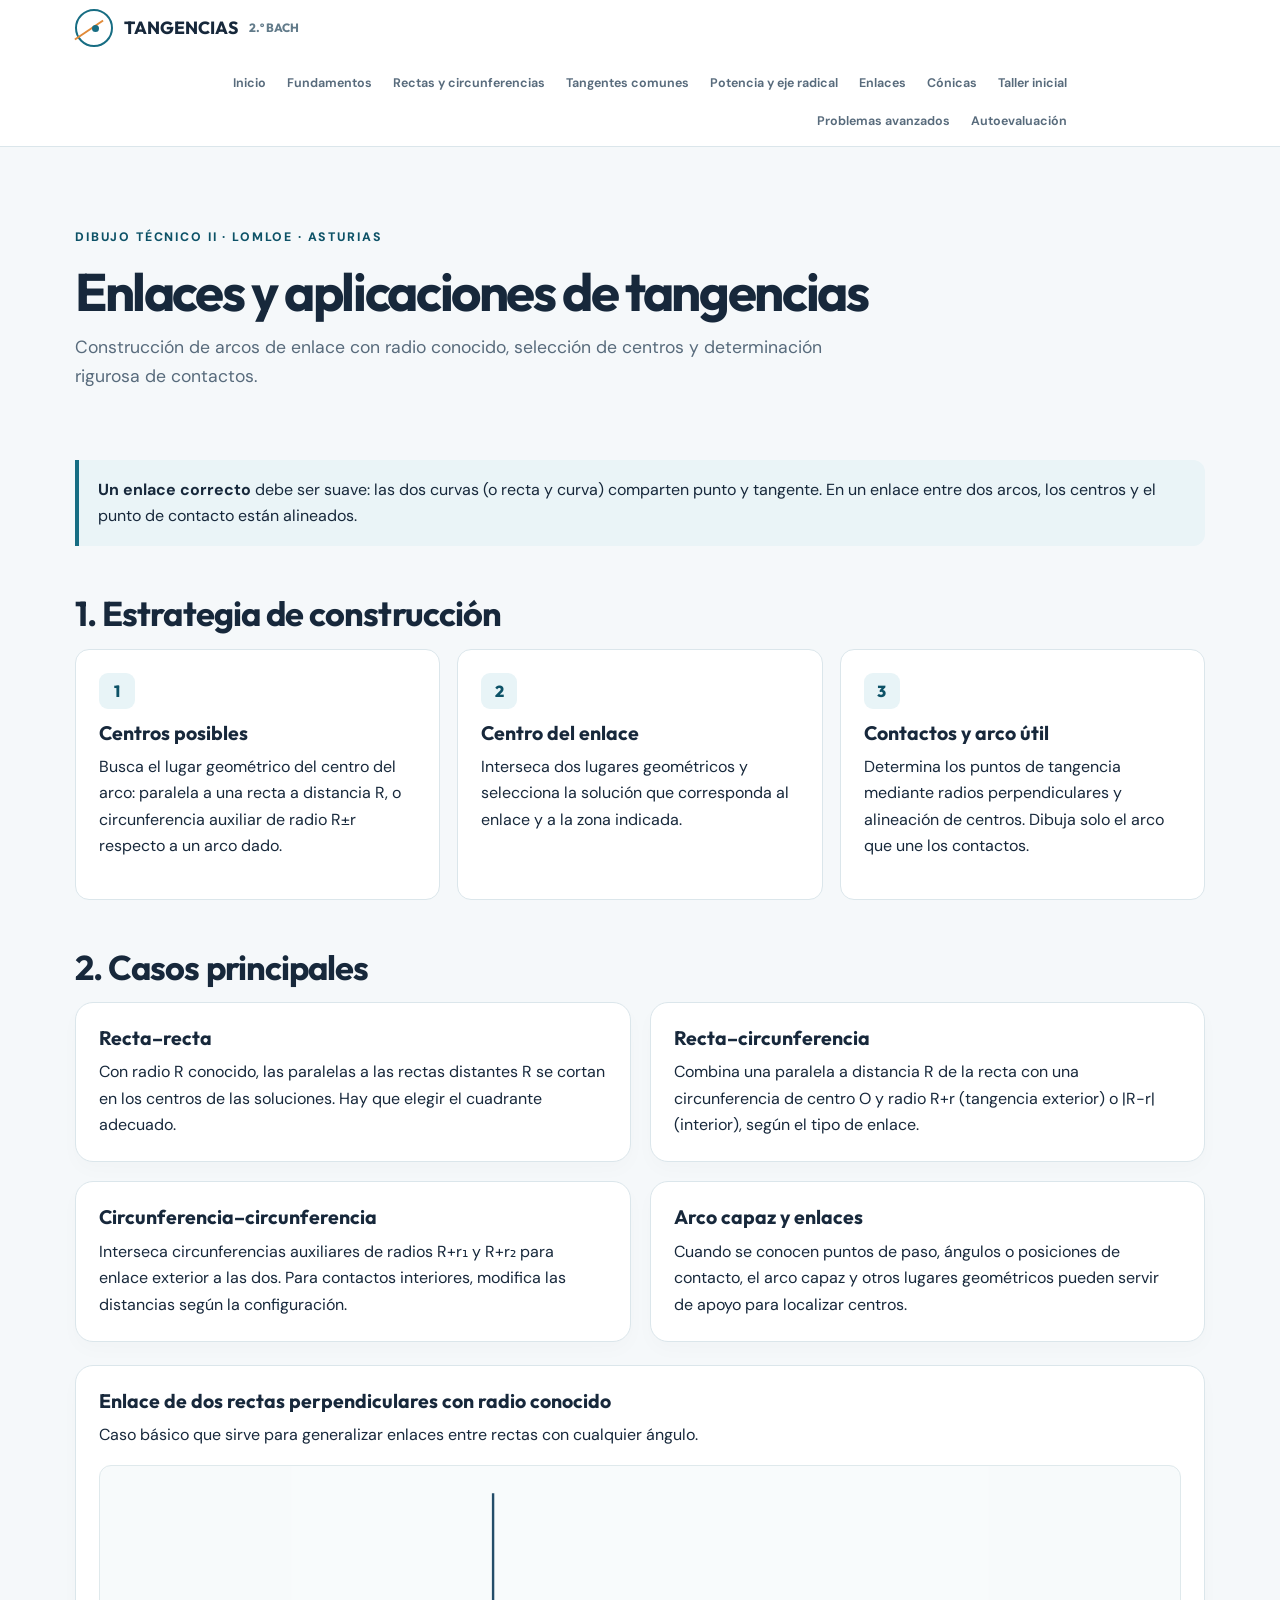
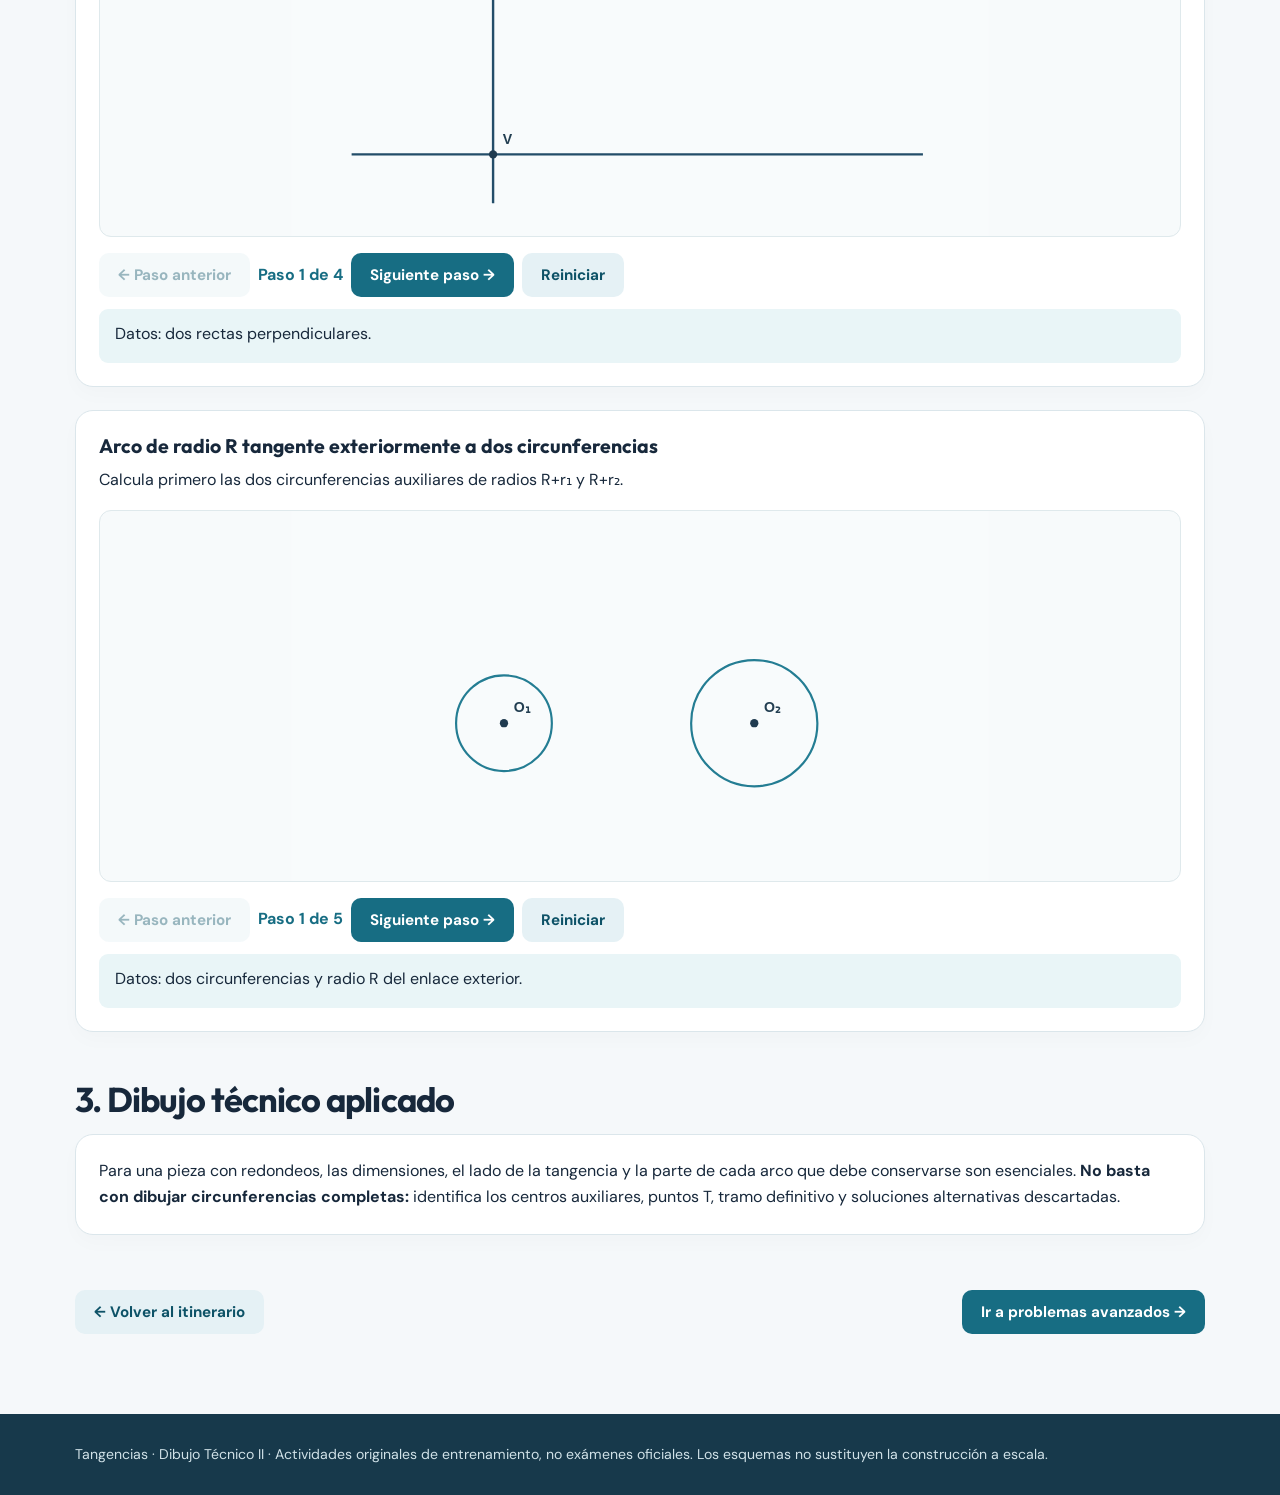
<file: enlaces.html>
<!doctype html><html lang="es"><head><meta charset="utf-8"><meta name="viewport" content="width=device-width,initial-scale=1"><meta name="description" content="Tangencias avanzadas LOMLOE Dibujo Técnico II. Construcciones razonadas y ejercicios."><title>Enlaces y aplicaciones de tangencias · Tangencias 2.º Bachillerato</title><link rel="stylesheet" href="styles.css"><link rel="stylesheet" href="advanced.css"></head><body><header class="site-header"><div class="container header-inner"><a href="index.html" class="brand"><span class="brand-mark"></span>TANGENCIAS <small>2.º BACH</small></a><nav class="site-nav" aria-label="Navegación principal"><a href="index.html">Inicio</a><a href="fundamentos.html">Fundamentos</a><a href="rectas.html">Rectas y circunferencias</a><a href="comunes.html">Tangentes comunes</a><a href="potencia.html">Potencia y eje radical</a><a href="enlaces.html">Enlaces</a><a href="conicas.html">Cónicas</a><a href="taller.html">Taller inicial</a><a href="problemas-pau.html">Problemas avanzados</a><a href="autoevaluacion.html">Autoevaluación</a></nav></div></header><main class="container main"><section class="page-intro"><span class="kicker">Dibujo Técnico II · LOMLOE · Asturias</span><h1>Enlaces y aplicaciones de tangencias</h1><p>Construcción de arcos de enlace con radio conocido, selección de centros y determinación rigurosa de contactos.</p></section><div class="note"><strong>Un enlace correcto</strong> debe ser suave: las dos curvas (o recta y curva) comparten punto y tangente. En un enlace entre dos arcos, los centros y el punto de contacto están alineados.</div><section class="section"><h2>1. Estrategia de construcción</h2><div class="rule-grid"><div class="rule"><span class="num">1</span><h3>Centros posibles</h3><p>Busca el lugar geométrico del centro del arco: paralela a una recta a distancia R, o circunferencia auxiliar de radio R±r respecto a un arco dado.</p></div><div class="rule"><span class="num">2</span><h3>Centro del enlace</h3><p>Interseca dos lugares geométricos y selecciona la solución que corresponda al enlace y a la zona indicada.</p></div><div class="rule"><span class="num">3</span><h3>Contactos y arco útil</h3><p>Determina los puntos de tangencia mediante radios perpendiculares y alineación de centros. Dibuja solo el arco que une los contactos.</p></div></div></section><section class="section"><h2>2. Casos principales</h2><div class="two-col"><div class="panel"><h3>Recta–recta</h3><p>Con radio R conocido, las paralelas a las rectas distantes R se cortan en los centros de las soluciones. Hay que elegir el cuadrante adecuado.</p></div><div class="panel"><h3>Recta–circunferencia</h3><p>Combina una paralela a distancia R de la recta con una circunferencia de centro O y radio R+r (tangencia exterior) o |R−r| (interior), según el tipo de enlace.</p></div><div class="panel"><h3>Circunferencia–circunferencia</h3><p>Interseca circunferencias auxiliares de radios R+r₁ y R+r₂ para enlace exterior a las dos. Para contactos interiores, modifica las distancias según la configuración.</p></div><div class="panel"><h3>Arco capaz y enlaces</h3><p>Cuando se conocen puntos de paso, ángulos o posiciones de contacto, el arco capaz y otros lugares geométricos pueden servir de apoyo para localizar centros.</p></div></div><article class="panel adv-diagram"><h3>Enlace de dos rectas perpendiculares con radio conocido</h3><p>Caso básico que sirve para generalizar enlaces entre rectas con cualquier ángulo.</p><div class="svg-canvas" data-advanced-diagram="link-angle"></div><div class="adv-controls"><button class="btn secondary" data-adv-prev>← Paso anterior</button><span class="adv-step-count" aria-live="polite"></span><button class="btn" data-adv-next>Siguiente paso →</button><button class="btn secondary" data-adv-reset>Reiniciar</button></div><p class="adv-explain" aria-live="polite"></p></article><article class="panel adv-diagram"><h3>Arco de radio R tangente exteriormente a dos circunferencias</h3><p>Calcula primero las dos circunferencias auxiliares de radios R+r₁ y R+r₂.</p><div class="svg-canvas" data-advanced-diagram="link-circles"></div><div class="adv-controls"><button class="btn secondary" data-adv-prev>← Paso anterior</button><span class="adv-step-count" aria-live="polite"></span><button class="btn" data-adv-next>Siguiente paso →</button><button class="btn secondary" data-adv-reset>Reiniciar</button></div><p class="adv-explain" aria-live="polite"></p></article></section><section class="section"><h2>3. Dibujo técnico aplicado</h2><div class="panel"><p>Para una pieza con redondeos, las dimensiones, el lado de la tangencia y la parte de cada arco que debe conservarse son esenciales. <strong>No basta con dibujar circunferencias completas:</strong> identifica los centros auxiliares, puntos T, tramo definitivo y soluciones alternativas descartadas.</p></div></section><section class="nextblock"><a class="btn secondary" href="index.html">← Volver al itinerario</a><a class="btn" href="problemas-pau.html">Ir a problemas avanzados →</a></section></main><footer class="foot"><div class="container">Tangencias · Dibujo Técnico II · Actividades originales de entrenamiento, no exámenes oficiales. Los esquemas no sustituyen la construcción a escala.</div></footer><script src="app.js"></script><script src="advanced.js"></script></body></html>
</file>
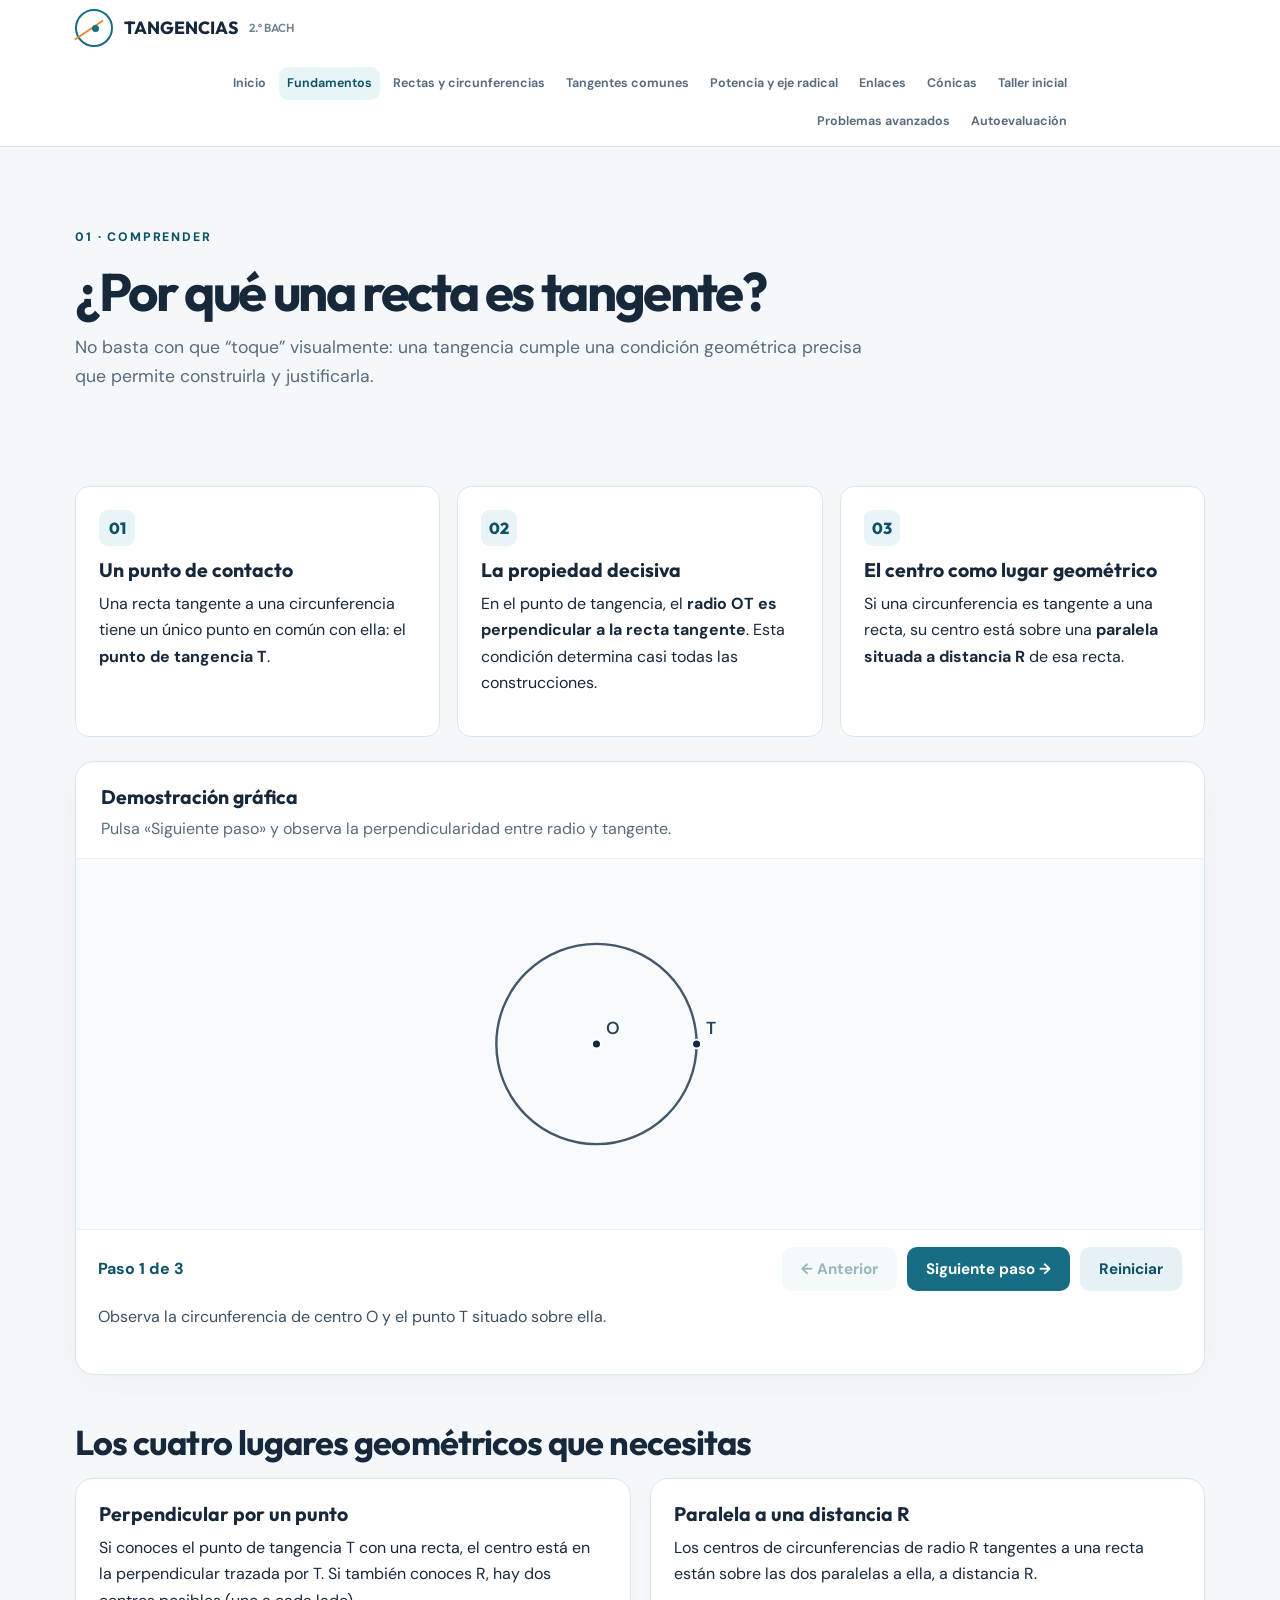
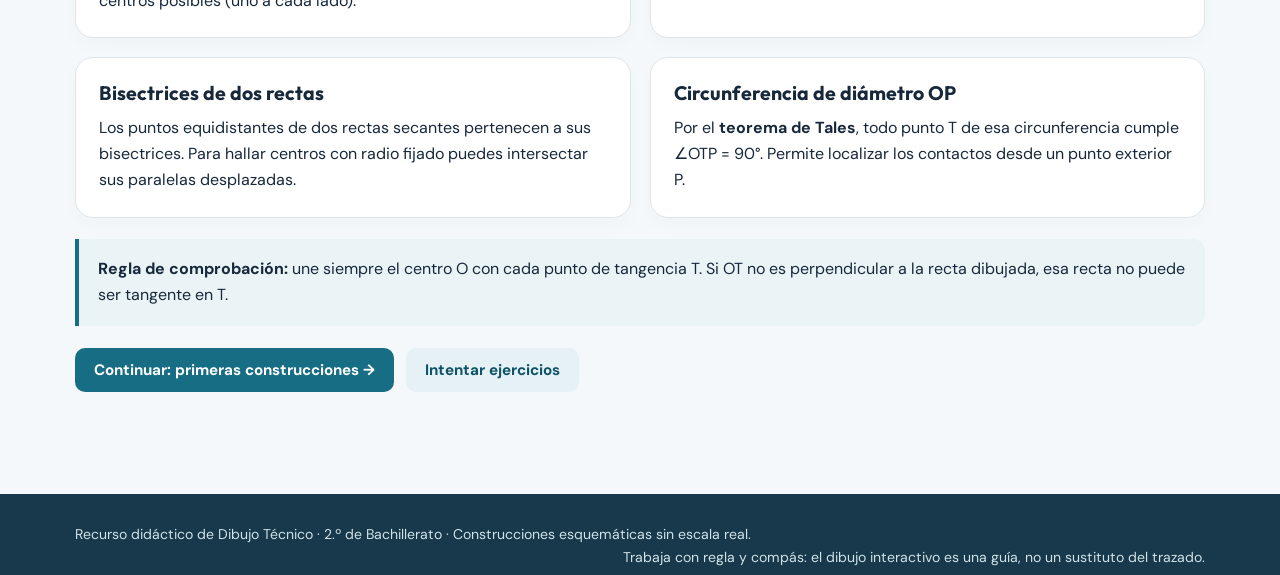
<file: fundamentos.html>
<!DOCTYPE html>
<html lang="es"><head><meta charset="utf-8"/><meta content="width=device-width, initial-scale=1" name="viewport"/><meta content="Tangencias en Dibujo Técnico de 2.º Bachillerato: teoría, construcciones paso a paso, ejercicios y autocorrección." name="description"/><title>Fundamentos | Tangencias · 2.º Bachillerato</title><link href="styles.css" rel="stylesheet"/><link href="advanced.css" rel="stylesheet"/></head><body><header class="site-header"><div class="container header-inner"><a class="brand" href="index.html"><span aria-hidden="true" class="brand-mark"></span> TANGENCIAS <span style="color:#718391;font-size:.73rem;font-weight:600">2.º BACH</span></a><nav aria-label="Navegación principal" class="site-nav"><a href="index.html">Inicio</a><a class="active" href="fundamentos.html">Fundamentos</a><a href="rectas.html">Rectas y circunferencias</a><a href="comunes.html">Tangentes comunes</a><a href="potencia.html">Potencia y eje radical</a><a href="enlaces.html">Enlaces</a><a href="conicas.html">Cónicas</a><a href="taller.html">Taller inicial</a><a href="problemas-pau.html">Problemas avanzados</a><a href="autoevaluacion.html">Autoevaluación</a></nav></div></header><main class="container main"><section class="page-intro"><span class="kicker">01 · Comprender</span><h1>¿Por qué una recta es tangente?</h1><p>No basta con que “toque” visualmente: una tangencia cumple una condición geométrica precisa que permite construirla y justificarla.</p></section><section class="section"><div class="rule-grid"><article class="rule"><span class="num">01</span><h3>Un punto de contacto</h3><p>Una recta tangente a una circunferencia tiene un único punto en común con ella: el <strong>punto de tangencia T</strong>.</p></article><article class="rule"><span class="num">02</span><h3>La propiedad decisiva</h3><p>En el punto de tangencia, el <strong>radio OT es perpendicular a la recta tangente</strong>. Esta condición determina casi todas las construcciones.</p></article><article class="rule"><span class="num">03</span><h3>El centro como lugar geométrico</h3><p>Si una circunferencia es tangente a una recta, su centro está sobre una <strong>paralela situada a distancia R</strong> de esa recta.</p></article></div></section><article class="diagram-card" data-demo="radio"><div class="diagram-top"><h3>Demostración gráfica</h3><p>Pulsa «Siguiente paso» y observa la perpendicularidad entre radio y tangente.</p></div><div class="diagram-svg"></div><div class="diagram-foot"><div class="step-controls"><span aria-live="polite" class="step-label"></span><button class="btn secondary" data-back="">← Anterior</button><button class="btn" data-next="">Siguiente paso →</button><button class="btn secondary" data-reset="">Reiniciar</button></div><div aria-live="polite" class="step-instruction"></div></div></article><section class="section"><h2>Los cuatro lugares geométricos que necesitas</h2><div class="two-col"><div class="panel"><h3>Perpendicular por un punto</h3><p>Si conoces el punto de tangencia T con una recta, el centro está en la perpendicular trazada por T. Si también conoces R, hay dos centros posibles (uno a cada lado).</p></div><div class="panel"><h3>Paralela a una distancia R</h3><p>Los centros de circunferencias de radio R tangentes a una recta están sobre las dos paralelas a ella, a distancia R.</p></div><div class="panel"><h3>Bisectrices de dos rectas</h3><p>Los puntos equidistantes de dos rectas secantes pertenecen a sus bisectrices. Para hallar centros con radio fijado puedes intersectar sus paralelas desplazadas.</p></div><div class="panel"><h3>Circunferencia de diámetro OP</h3><p>Por el <strong>teorema de Tales</strong>, todo punto T de esa circunferencia cumple ∠OTP = 90°. Permite localizar los contactos desde un punto exterior P.</p></div></div><div class="note"><strong>Regla de comprobación:</strong> une siempre el centro O con cada punto de tangencia T. Si OT no es perpendicular a la recta dibujada, esa recta no puede ser tangente en T.</div></section><div class="btn-row"><a class="btn" href="rectas.html">Continuar: primeras construcciones →</a><a class="btn secondary" href="taller.html">Intentar ejercicios</a></div></main><footer class="foot"><div class="container">Recurso didáctico de Dibujo Técnico · 2.º de Bachillerato · Construcciones esquemáticas sin escala real. <span style="float:right">Trabaja con regla y compás: el dibujo interactivo es una guía, no un sustituto del trazado.</span></div></footer><script src="app.js"></script></body></html>
</file>
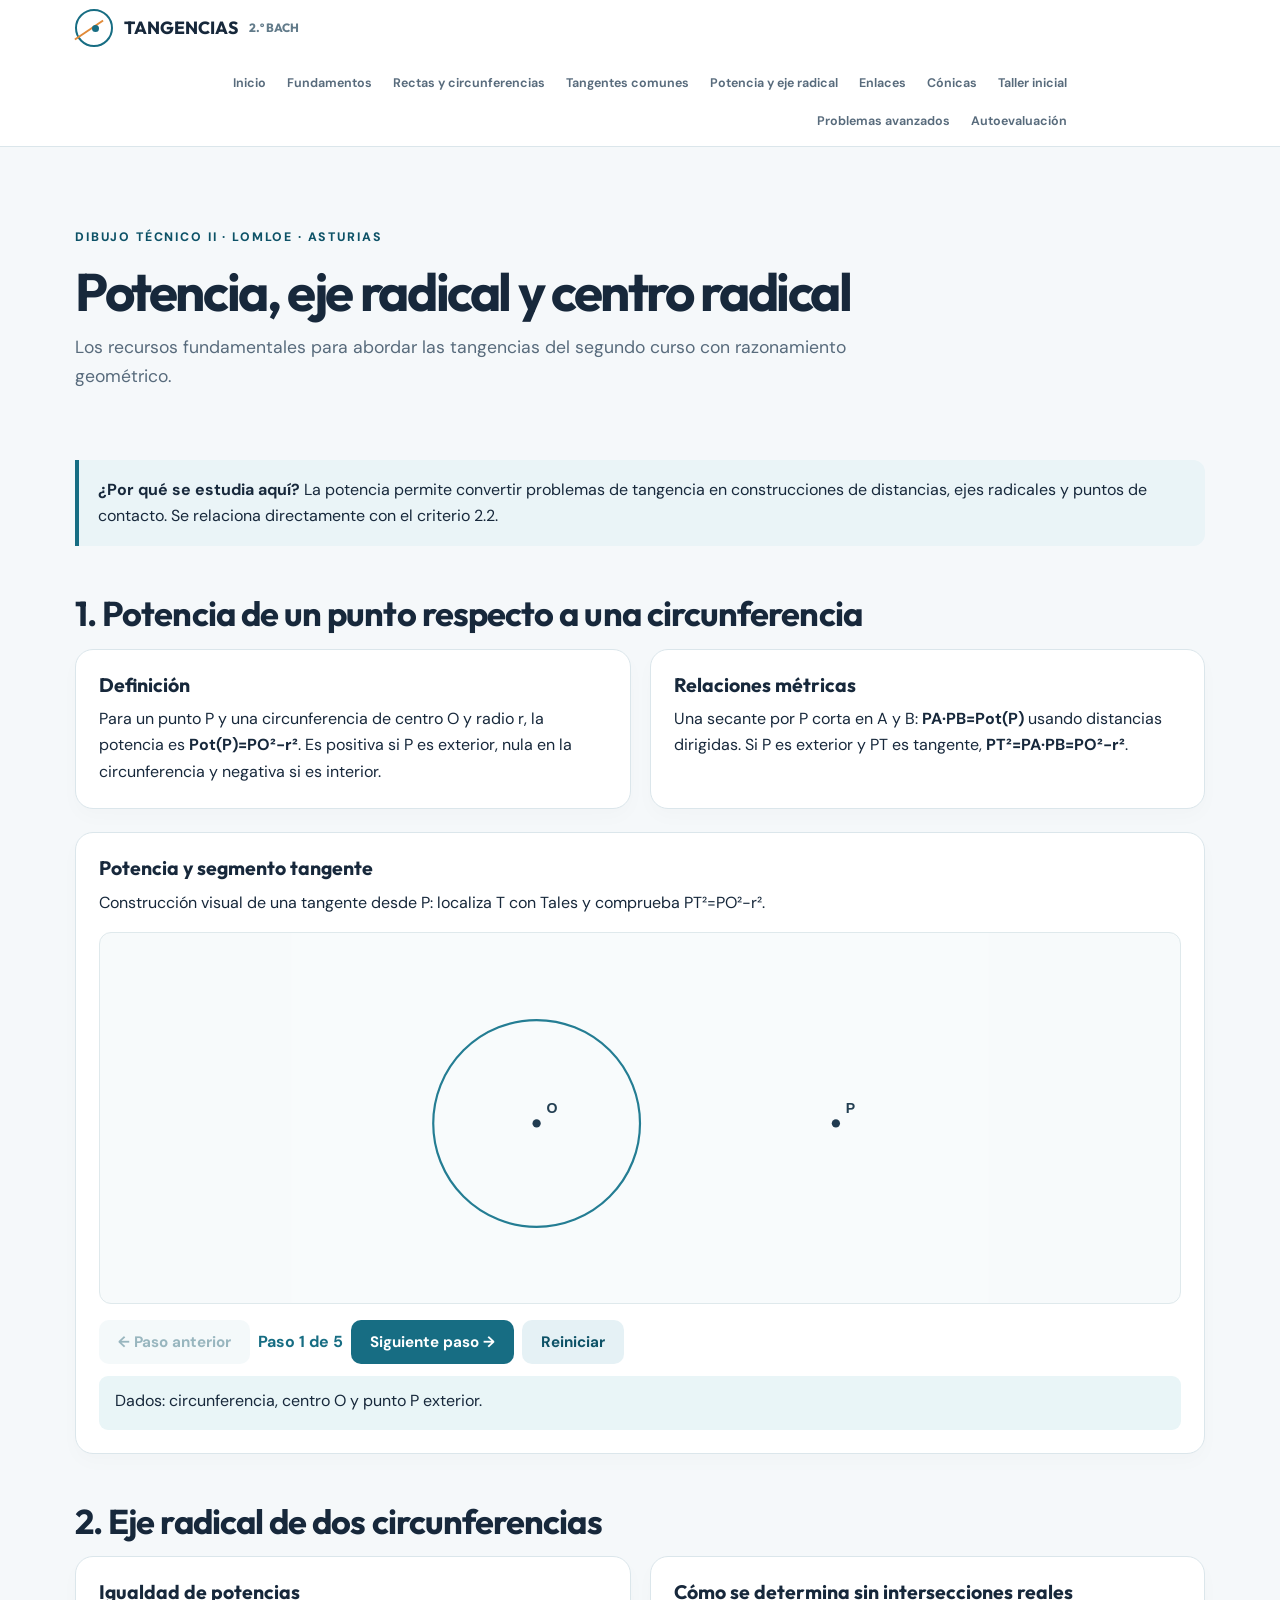
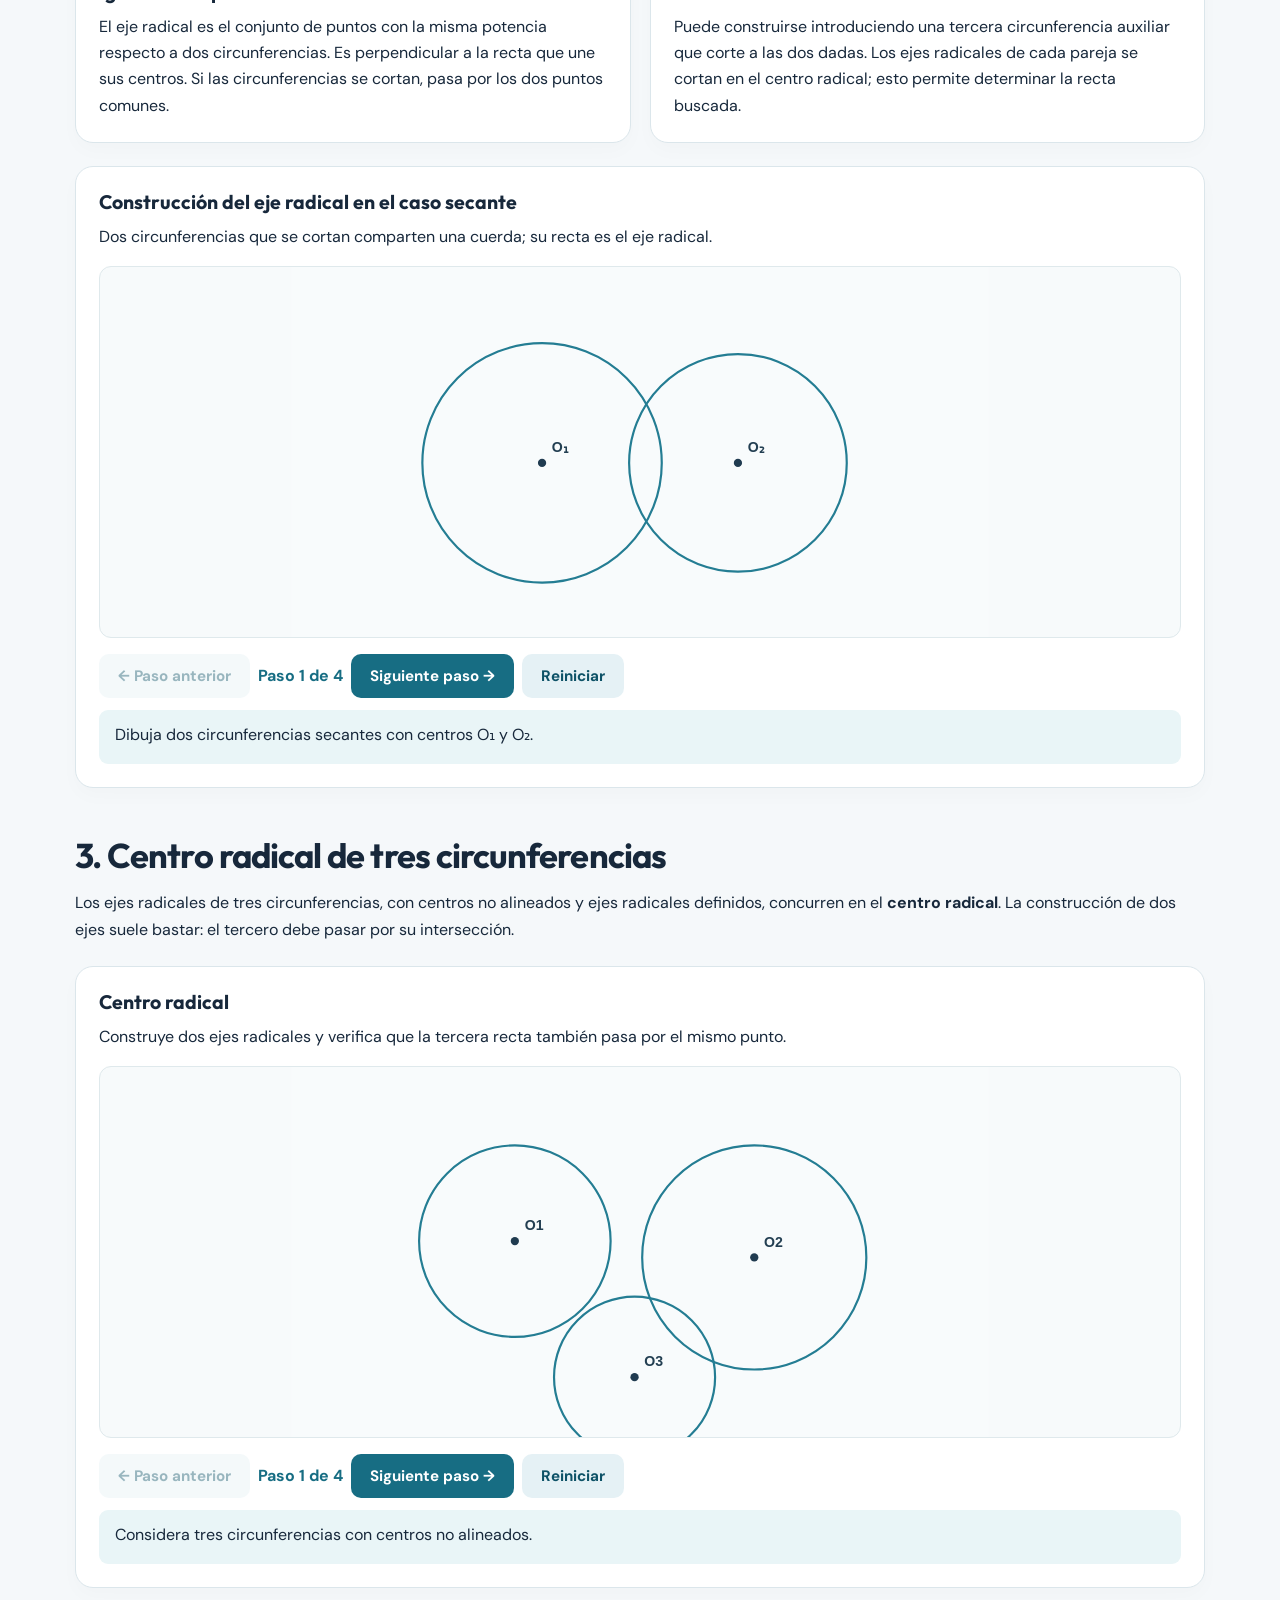
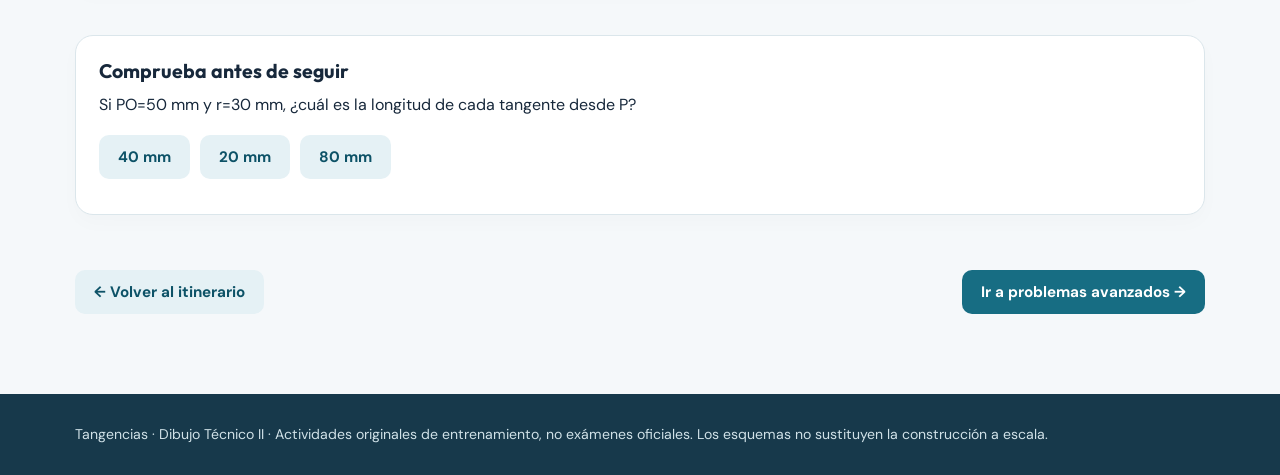
<file: potencia.html>
<!doctype html><html lang="es"><head><meta charset="utf-8"><meta name="viewport" content="width=device-width,initial-scale=1"><meta name="description" content="Tangencias avanzadas LOMLOE Dibujo Técnico II. Construcciones razonadas y ejercicios."><title>Potencia, eje radical y centro radical · Tangencias 2.º Bachillerato</title><link rel="stylesheet" href="styles.css"><link rel="stylesheet" href="advanced.css"></head><body><header class="site-header"><div class="container header-inner"><a href="index.html" class="brand"><span class="brand-mark"></span>TANGENCIAS <small>2.º BACH</small></a><nav class="site-nav" aria-label="Navegación principal"><a href="index.html">Inicio</a><a href="fundamentos.html">Fundamentos</a><a href="rectas.html">Rectas y circunferencias</a><a href="comunes.html">Tangentes comunes</a><a href="potencia.html">Potencia y eje radical</a><a href="enlaces.html">Enlaces</a><a href="conicas.html">Cónicas</a><a href="taller.html">Taller inicial</a><a href="problemas-pau.html">Problemas avanzados</a><a href="autoevaluacion.html">Autoevaluación</a></nav></div></header><main class="container main"><section class="page-intro"><span class="kicker">Dibujo Técnico II · LOMLOE · Asturias</span><h1>Potencia, eje radical y centro radical</h1><p>Los recursos fundamentales para abordar las tangencias del segundo curso con razonamiento geométrico.</p></section><div class="note"><strong>¿Por qué se estudia aquí?</strong> La potencia permite convertir problemas de tangencia en construcciones de distancias, ejes radicales y puntos de contacto. Se relaciona directamente con el criterio 2.2.</div>
<section class="section"><h2>1. Potencia de un punto respecto a una circunferencia</h2><div class="two-col"><div class="panel"><h3>Definición</h3><p>Para un punto P y una circunferencia de centro O y radio r, la potencia es <strong>Pot(P)=PO²−r²</strong>. Es positiva si P es exterior, nula en la circunferencia y negativa si es interior.</p></div><div class="panel"><h3>Relaciones métricas</h3><p>Una secante por P corta en A y B: <strong>PA·PB=Pot(P)</strong> usando distancias dirigidas. Si P es exterior y PT es tangente, <strong>PT²=PA·PB=PO²−r²</strong>.</p></div></div><article class="panel adv-diagram"><h3>Potencia y segmento tangente</h3><p>Construcción visual de una tangente desde P: localiza T con Tales y comprueba PT²=PO²−r².</p><div class="svg-canvas" data-advanced-diagram="power"></div><div class="adv-controls"><button class="btn secondary" data-adv-prev>← Paso anterior</button><span class="adv-step-count" aria-live="polite"></span><button class="btn" data-adv-next>Siguiente paso →</button><button class="btn secondary" data-adv-reset>Reiniciar</button></div><p class="adv-explain" aria-live="polite"></p></article></section><section class="section"><h2>2. Eje radical de dos circunferencias</h2><div class="two-col"><div class="panel"><h3>Igualdad de potencias</h3><p>El eje radical es el conjunto de puntos con la misma potencia respecto a dos circunferencias. Es perpendicular a la recta que une sus centros. Si las circunferencias se cortan, pasa por los dos puntos comunes.</p></div><div class="panel"><h3>Cómo se determina sin intersecciones reales</h3><p>Puede construirse introduciendo una tercera circunferencia auxiliar que corte a las dos dadas. Los ejes radicales de cada pareja se cortan en el centro radical; esto permite determinar la recta buscada.</p></div></div><article class="panel adv-diagram"><h3>Construcción del eje radical en el caso secante</h3><p>Dos circunferencias que se cortan comparten una cuerda; su recta es el eje radical.</p><div class="svg-canvas" data-advanced-diagram="radical"></div><div class="adv-controls"><button class="btn secondary" data-adv-prev>← Paso anterior</button><span class="adv-step-count" aria-live="polite"></span><button class="btn" data-adv-next>Siguiente paso →</button><button class="btn secondary" data-adv-reset>Reiniciar</button></div><p class="adv-explain" aria-live="polite"></p></article></section><section class="section"><h2>3. Centro radical de tres circunferencias</h2><p>Los ejes radicales de tres circunferencias, con centros no alineados y ejes radicales definidos, concurren en el <strong>centro radical</strong>. La construcción de dos ejes suele bastar: el tercero debe pasar por su intersección.</p><article class="panel adv-diagram"><h3>Centro radical</h3><p>Construye dos ejes radicales y verifica que la tercera recta también pasa por el mismo punto.</p><div class="svg-canvas" data-advanced-diagram="radical3"></div><div class="adv-controls"><button class="btn secondary" data-adv-prev>← Paso anterior</button><span class="adv-step-count" aria-live="polite"></span><button class="btn" data-adv-next>Siguiente paso →</button><button class="btn secondary" data-adv-reset>Reiniciar</button></div><p class="adv-explain" aria-live="polite"></p></article></section><section class="section"><div class="panel"><h3>Comprueba antes de seguir</h3><p>Si PO=50 mm y r=30 mm, ¿cuál es la longitud de cada tangente desde P?</p><div class="inline-list"><button class="btn secondary" data-quick-answer="pot1" data-choice="40" data-correct="40">40 mm</button><button class="btn secondary" data-quick-answer="pot1" data-choice="20" data-correct="40">20 mm</button><button class="btn secondary" data-quick-answer="pot1" data-choice="80" data-correct="40">80 mm</button></div><p class="quick-feedback" data-quick-feedback="pot1" aria-live="polite"></p></div></section><section class="nextblock"><a class="btn secondary" href="index.html">← Volver al itinerario</a><a class="btn" href="problemas-pau.html">Ir a problemas avanzados →</a></section></main><footer class="foot"><div class="container">Tangencias · Dibujo Técnico II · Actividades originales de entrenamiento, no exámenes oficiales. Los esquemas no sustituyen la construcción a escala.</div></footer><script src="app.js"></script><script src="advanced.js"></script></body></html>
</file>
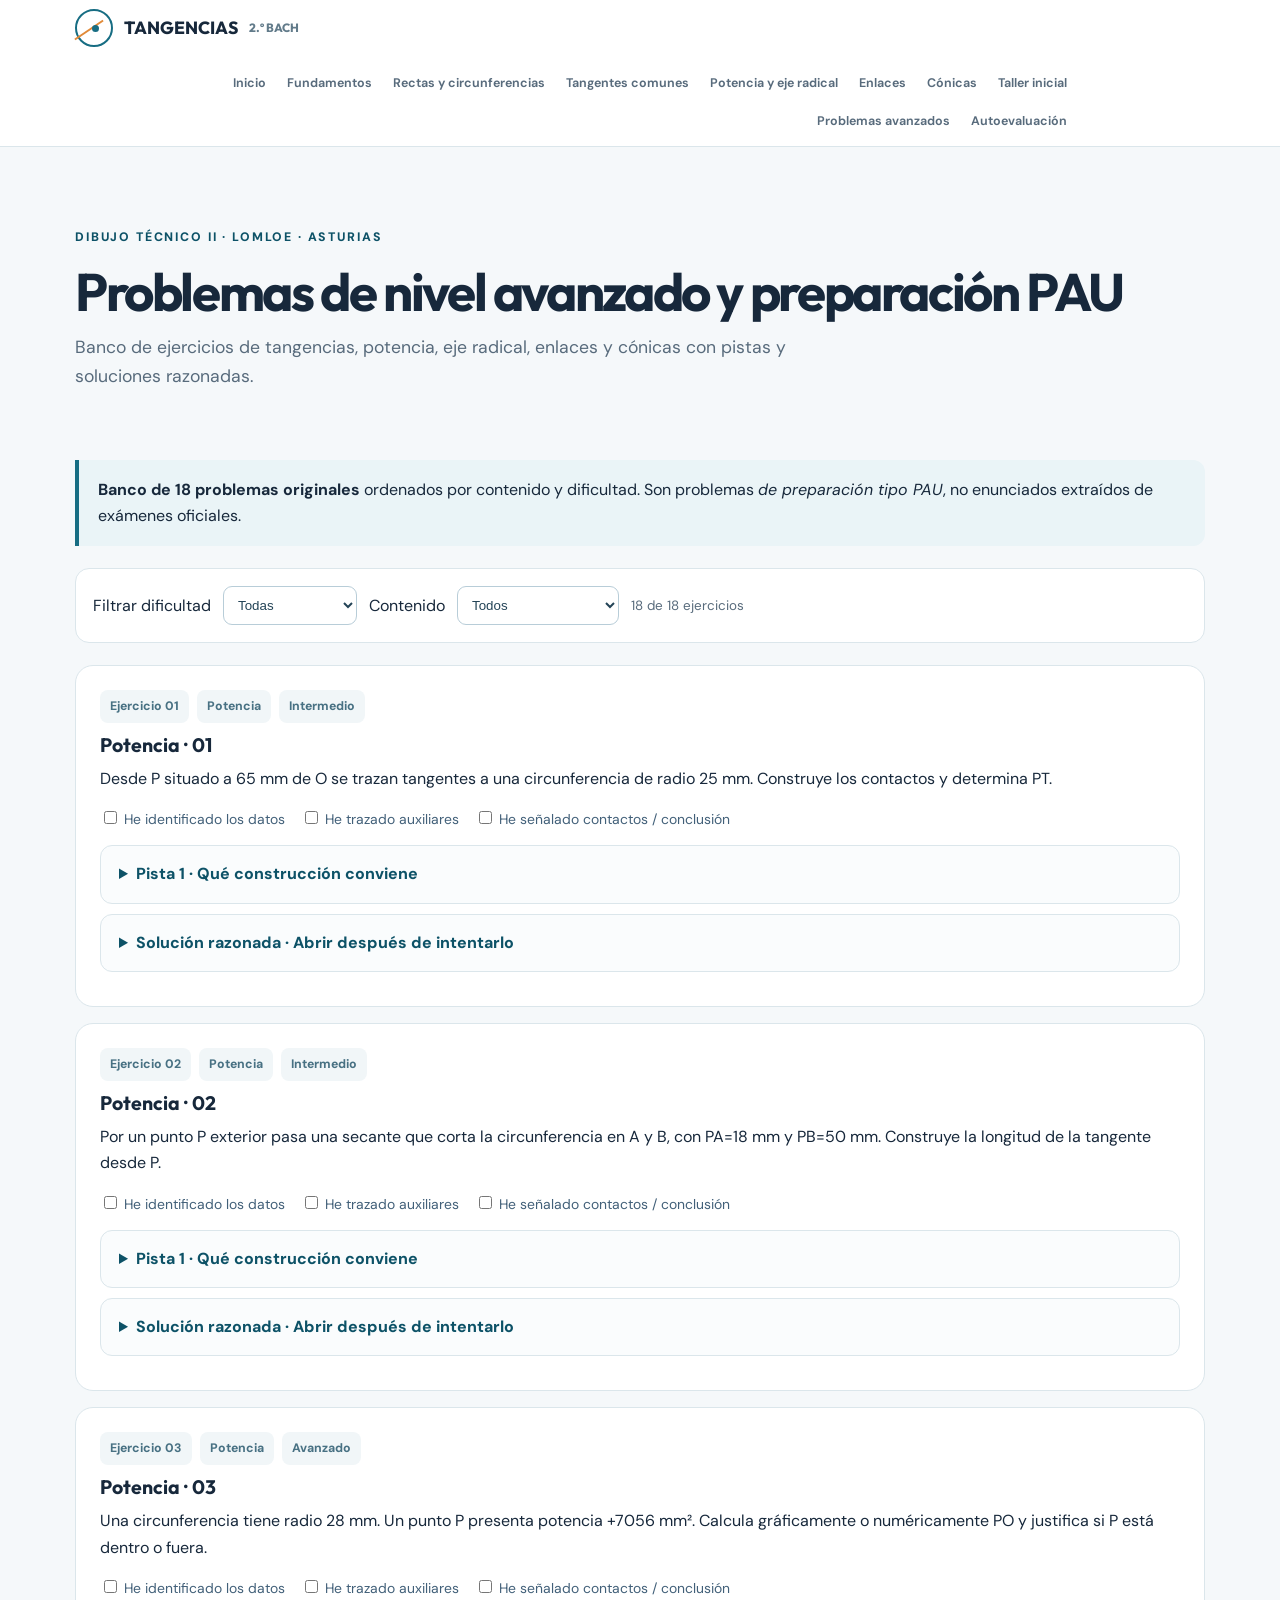
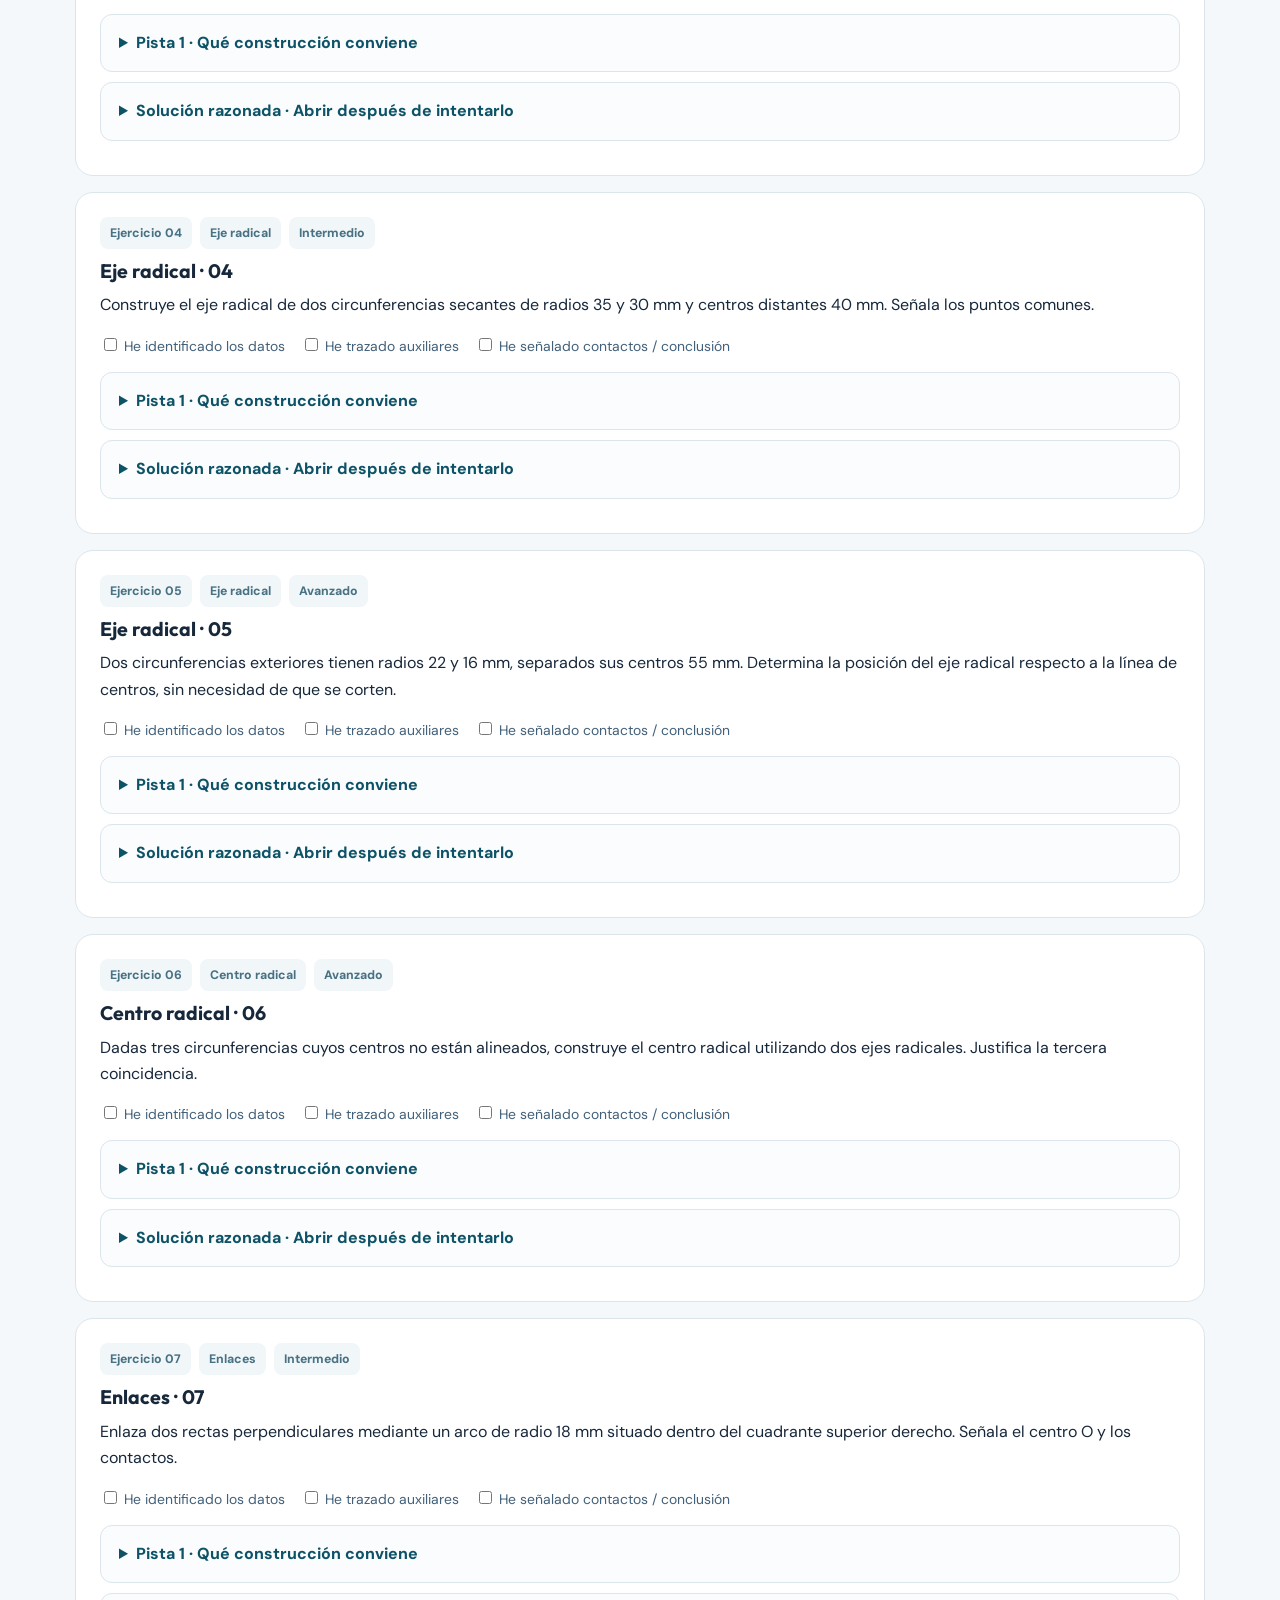
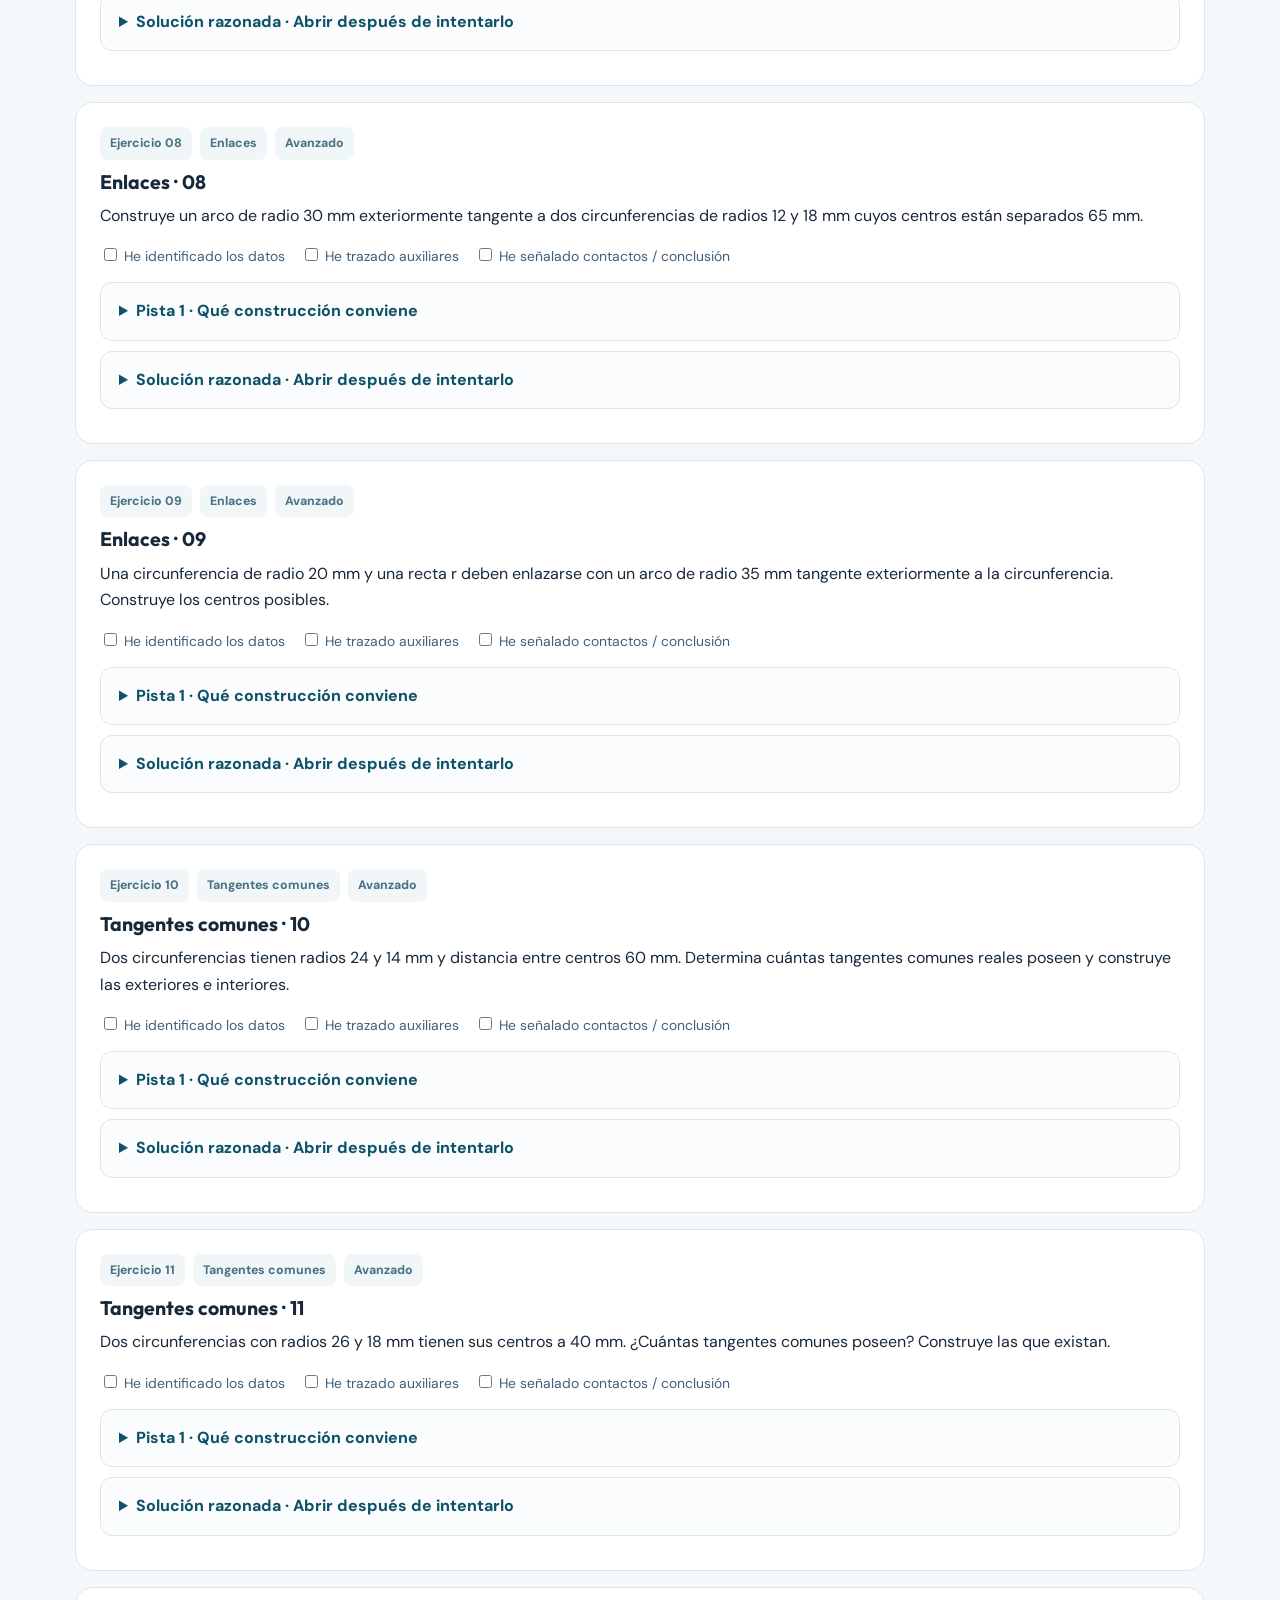
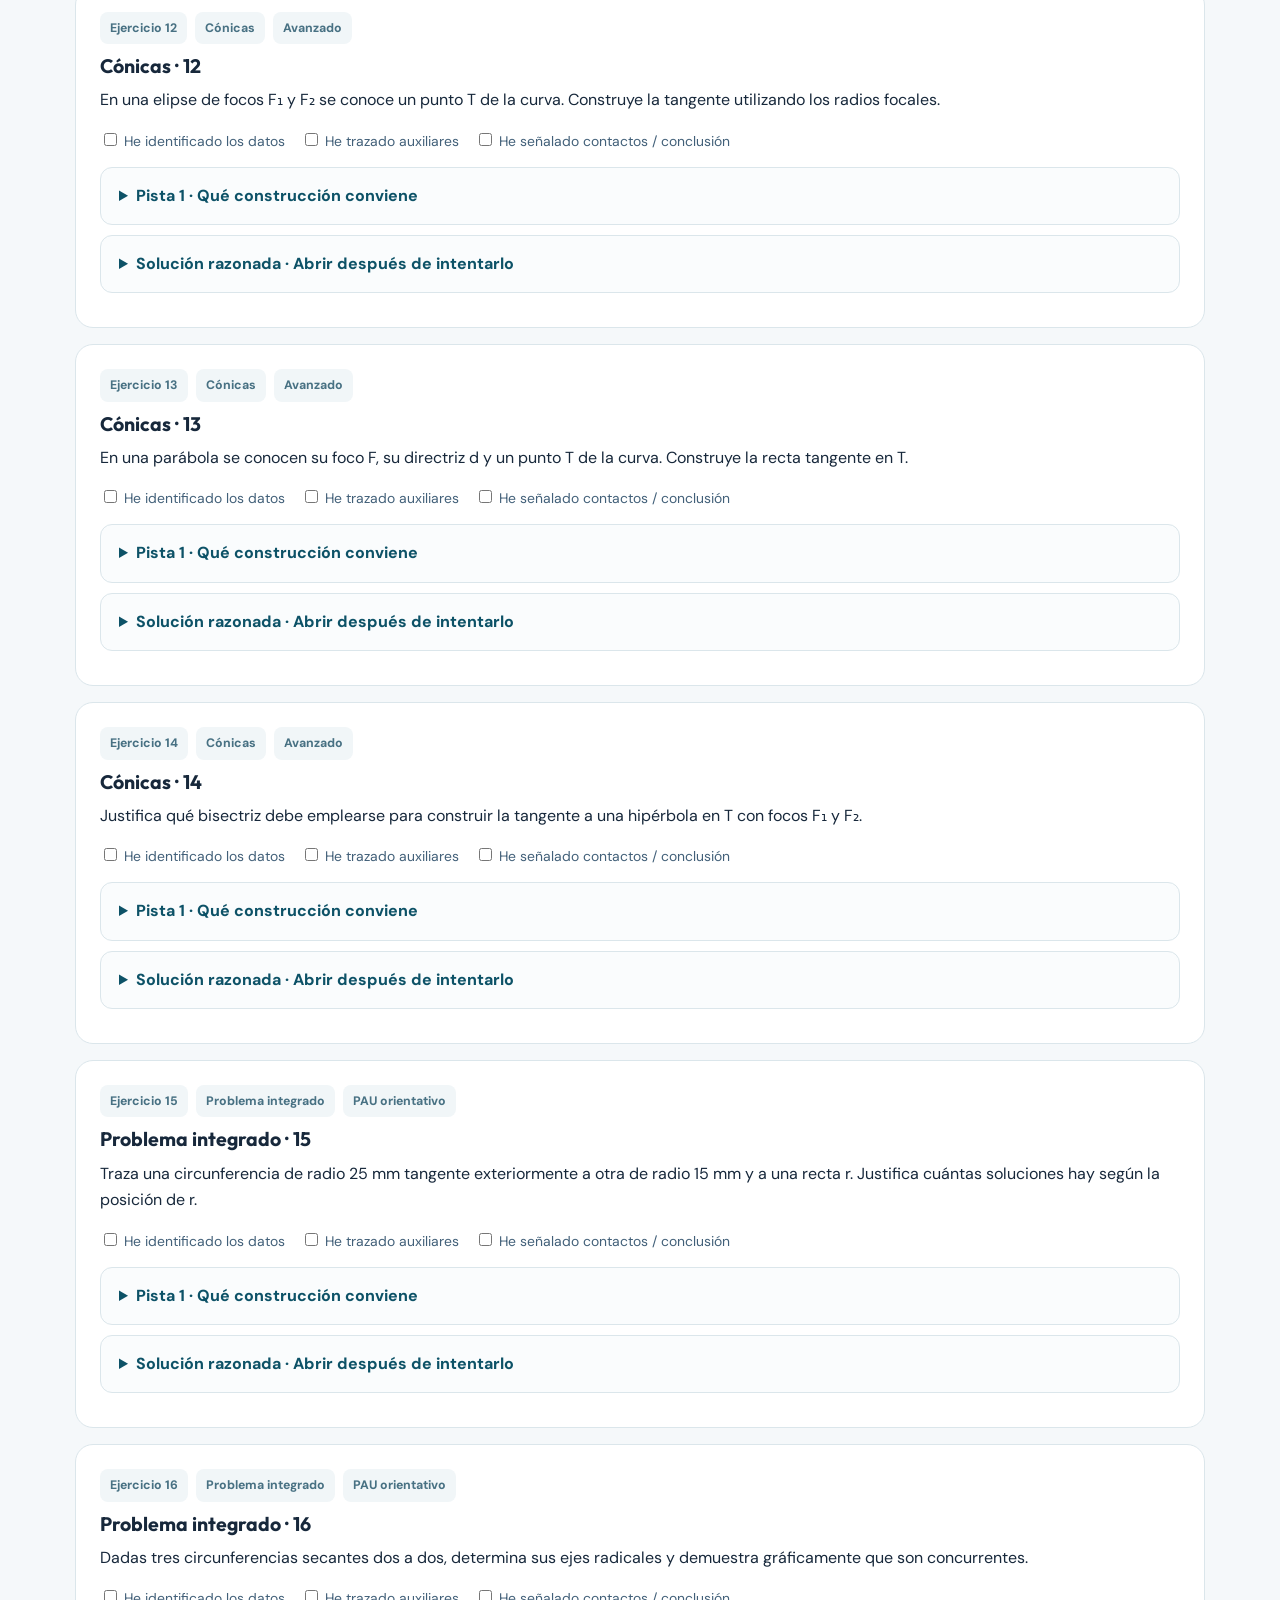
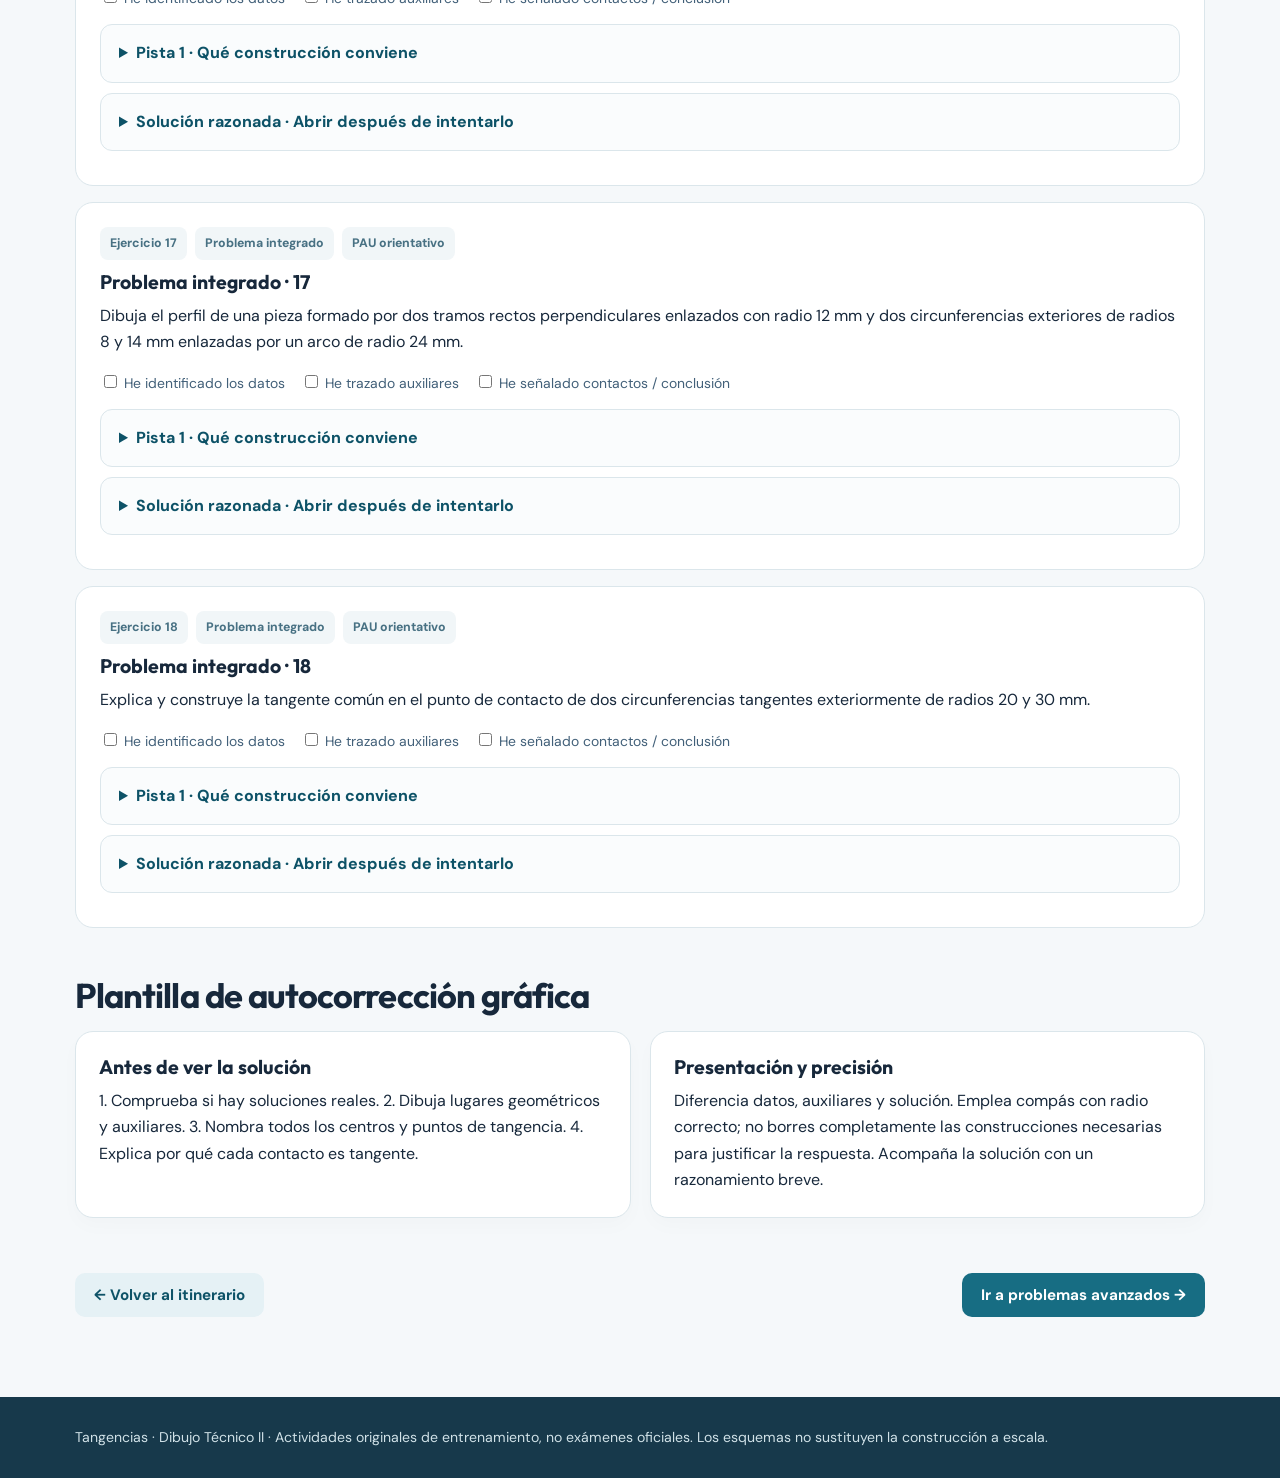
<file: problemas-pau.html>
<!doctype html><html lang="es"><head><meta charset="utf-8"><meta name="viewport" content="width=device-width,initial-scale=1"><meta name="description" content="Tangencias avanzadas LOMLOE Dibujo Técnico II. Construcciones razonadas y ejercicios."><title>Problemas de nivel avanzado y preparación PAU · Tangencias 2.º Bachillerato</title><link rel="stylesheet" href="styles.css"><link rel="stylesheet" href="advanced.css"></head><body><header class="site-header"><div class="container header-inner"><a href="index.html" class="brand"><span class="brand-mark"></span>TANGENCIAS <small>2.º BACH</small></a><nav class="site-nav" aria-label="Navegación principal"><a href="index.html">Inicio</a><a href="fundamentos.html">Fundamentos</a><a href="rectas.html">Rectas y circunferencias</a><a href="comunes.html">Tangentes comunes</a><a href="potencia.html">Potencia y eje radical</a><a href="enlaces.html">Enlaces</a><a href="conicas.html">Cónicas</a><a href="taller.html">Taller inicial</a><a href="problemas-pau.html">Problemas avanzados</a><a href="autoevaluacion.html">Autoevaluación</a></nav></div></header><main class="container main"><section class="page-intro"><span class="kicker">Dibujo Técnico II · LOMLOE · Asturias</span><h1>Problemas de nivel avanzado y preparación PAU</h1><p>Banco de ejercicios de tangencias, potencia, eje radical, enlaces y cónicas con pistas y soluciones razonadas.</p></section><div class="note"><strong>Banco de 18 problemas originales</strong> ordenados por contenido y dificultad. Son problemas <em>de preparación tipo PAU</em>, no enunciados extraídos de exámenes oficiales.</div><div class="problem-bar"><label for="levelFilter">Filtrar dificultad</label><select id="levelFilter"><option value="todos">Todas</option><option value="Intermedio">Intermedio</option><option value="Avanzado">Avanzado</option><option value="PAU orientativo">PAU orientativo</option></select><label for="topicFilter">Contenido</label><select id="topicFilter"><option value="todos">Todos</option><option value="Potencia">Potencia</option><option value="Eje radical">Eje radical</option><option value="Centro radical">Centro radical</option><option value="Enlaces">Enlaces</option><option value="Tangentes comunes">Tangentes comunes</option><option value="Cónicas">Cónicas</option><option value="Problema integrado">Problema integrado</option></select><span id="problemCount" class="smallprint"></span></div><div id="problemList"><article class="exercise adv-exercise" data-level="Intermedio" data-topic="Potencia"><div class="meta"><span class="pill">Ejercicio 01</span><span class="pill">Potencia</span><span class="pill">Intermedio</span></div><h3>Potencia · 01</h3><p>Desde P situado a 65 mm de O se trazan tangentes a una circunferencia de radio 25 mm. Construye los contactos y determina PT.</p><div class="exercise-tools"><label><input type="checkbox"> He identificado los datos</label><label><input type="checkbox"> He trazado auxiliares</label><label><input type="checkbox"> He señalado contactos / conclusión</label></div><details><summary>Pista 1 · Qué construcción conviene</summary><p>Usa la circunferencia de diámetro OP.</p></details><details><summary>Solución razonada · Abrir después de intentarlo</summary><p>M es el punto medio de OP; la circunferencia de diámetro OP corta a la dada en T₁ y T₂. PT²=65²−25²=3600; por tanto PT=60 mm.</p><div class="svg-canvas" data-advanced-diagram="power"></div><p class="smallprint">Esquema de apoyo. No está a escala.</p></details></article><article class="exercise adv-exercise" data-level="Intermedio" data-topic="Potencia"><div class="meta"><span class="pill">Ejercicio 02</span><span class="pill">Potencia</span><span class="pill">Intermedio</span></div><h3>Potencia · 02</h3><p>Por un punto P exterior pasa una secante que corta la circunferencia en A y B, con PA=18 mm y PB=50 mm. Construye la longitud de la tangente desde P.</p><div class="exercise-tools"><label><input type="checkbox"> He identificado los datos</label><label><input type="checkbox"> He trazado auxiliares</label><label><input type="checkbox"> He señalado contactos / conclusión</label></div><details><summary>Pista 1 · Qué construcción conviene</summary><p>Relaciona tangente y secante usando la potencia.</p></details><details><summary>Solución razonada · Abrir después de intentarlo</summary><p>PT²=PA·PB=18·50=900 mm²; por tanto PT=30 mm. La construcción del producto geométrico puede hacerse mediante semejanza, y los puntos de contacto con Tales.</p><div class="svg-canvas" data-advanced-diagram="power"></div><p class="smallprint">Esquema de apoyo. No está a escala.</p></details></article><article class="exercise adv-exercise" data-level="Avanzado" data-topic="Potencia"><div class="meta"><span class="pill">Ejercicio 03</span><span class="pill">Potencia</span><span class="pill">Avanzado</span></div><h3>Potencia · 03</h3><p>Una circunferencia tiene radio 28 mm. Un punto P presenta potencia +7056 mm². Calcula gráficamente o numéricamente PO y justifica si P está dentro o fuera.</p><div class="exercise-tools"><label><input type="checkbox"> He identificado los datos</label><label><input type="checkbox"> He trazado auxiliares</label><label><input type="checkbox"> He señalado contactos / conclusión</label></div><details><summary>Pista 1 · Qué construcción conviene</summary><p>Usa Pot(P)=PO²−r².</p></details><details><summary>Solución razonada · Abrir después de intentarlo</summary><p>PO²=7056+784=7840, por tanto PO=√7840≈88,54 mm. P es exterior, porque la potencia es positiva.</p></details></article><article class="exercise adv-exercise" data-level="Intermedio" data-topic="Eje radical"><div class="meta"><span class="pill">Ejercicio 04</span><span class="pill">Eje radical</span><span class="pill">Intermedio</span></div><h3>Eje radical · 04</h3><p>Construye el eje radical de dos circunferencias secantes de radios 35 y 30 mm y centros distantes 40 mm. Señala los puntos comunes.</p><div class="exercise-tools"><label><input type="checkbox"> He identificado los datos</label><label><input type="checkbox"> He trazado auxiliares</label><label><input type="checkbox"> He señalado contactos / conclusión</label></div><details><summary>Pista 1 · Qué construcción conviene</summary><p>La cuerda común está contenida en el eje radical.</p></details><details><summary>Solución razonada · Abrir después de intentarlo</summary><p>Se cortan porque |35−30|<40<65. Construye los puntos de intersección S₁ y S₂ mediante los radios dados y únelos: la recta S₁S₂ es el eje radical y es perpendicular a O₁O₂.</p><div class="svg-canvas" data-advanced-diagram="radical"></div><p class="smallprint">Esquema de apoyo. No está a escala.</p></details></article><article class="exercise adv-exercise" data-level="Avanzado" data-topic="Eje radical"><div class="meta"><span class="pill">Ejercicio 05</span><span class="pill">Eje radical</span><span class="pill">Avanzado</span></div><h3>Eje radical · 05</h3><p>Dos circunferencias exteriores tienen radios 22 y 16 mm, separados sus centros 55 mm. Determina la posición del eje radical respecto a la línea de centros, sin necesidad de que se corten.</p><div class="exercise-tools"><label><input type="checkbox"> He identificado los datos</label><label><input type="checkbox"> He trazado auxiliares</label><label><input type="checkbox"> He señalado contactos / conclusión</label></div><details><summary>Pista 1 · Qué construcción conviene</summary><p>El eje radical corta O₁O₂ en un punto X que iguala potencias.</p></details><details><summary>Solución razonada · Abrir después de intentarlo</summary><p>Sea O₁X=x y d=55. x²−22²=(d−x)²−16²; de donde x=(d²+22²−16²)/(2d)=3253/110≈29,57 mm desde O₁. Por X traza la perpendicular a O₁O₂.</p><div class="svg-canvas" data-advanced-diagram="radical"></div><p class="smallprint">Esquema de apoyo. No está a escala.</p></details></article><article class="exercise adv-exercise" data-level="Avanzado" data-topic="Centro radical"><div class="meta"><span class="pill">Ejercicio 06</span><span class="pill">Centro radical</span><span class="pill">Avanzado</span></div><h3>Centro radical · 06</h3><p>Dadas tres circunferencias cuyos centros no están alineados, construye el centro radical utilizando dos ejes radicales. Justifica la tercera coincidencia.</p><div class="exercise-tools"><label><input type="checkbox"> He identificado los datos</label><label><input type="checkbox"> He trazado auxiliares</label><label><input type="checkbox"> He señalado contactos / conclusión</label></div><details><summary>Pista 1 · Qué construcción conviene</summary><p>Todos los puntos de cada eje radical igualan la potencia respecto a su pareja.</p></details><details><summary>Solución razonada · Abrir después de intentarlo</summary><p>Traza el eje radical de C₁ y C₂, y el de C₂ y C₃. Su intersección K satisface Pot₁(K)=Pot₂(K)=Pot₃(K). En consecuencia K también pertenece al eje radical de C₁ y C₃.</p><div class="svg-canvas" data-advanced-diagram="radical3"></div><p class="smallprint">Esquema de apoyo. No está a escala.</p></details></article><article class="exercise adv-exercise" data-level="Intermedio" data-topic="Enlaces"><div class="meta"><span class="pill">Ejercicio 07</span><span class="pill">Enlaces</span><span class="pill">Intermedio</span></div><h3>Enlaces · 07</h3><p>Enlaza dos rectas perpendiculares mediante un arco de radio 18 mm situado dentro del cuadrante superior derecho. Señala el centro O y los contactos.</p><div class="exercise-tools"><label><input type="checkbox"> He identificado los datos</label><label><input type="checkbox"> He trazado auxiliares</label><label><input type="checkbox"> He señalado contactos / conclusión</label></div><details><summary>Pista 1 · Qué construcción conviene</summary><p>Paralelas a las rectas a distancia R.</p></details><details><summary>Solución razonada · Abrir después de intentarlo</summary><p>Las paralelas interiores a 18 mm se cortan en O. Proyecta O sobre las rectas para hallar T₁ y T₂; el arco entre contactos es un cuarto de circunferencia de radio 18 mm.</p><div class="svg-canvas" data-advanced-diagram="link-angle"></div><p class="smallprint">Esquema de apoyo. No está a escala.</p></details></article><article class="exercise adv-exercise" data-level="Avanzado" data-topic="Enlaces"><div class="meta"><span class="pill">Ejercicio 08</span><span class="pill">Enlaces</span><span class="pill">Avanzado</span></div><h3>Enlaces · 08</h3><p>Construye un arco de radio 30 mm exteriormente tangente a dos circunferencias de radios 12 y 18 mm cuyos centros están separados 65 mm.</p><div class="exercise-tools"><label><input type="checkbox"> He identificado los datos</label><label><input type="checkbox"> He trazado auxiliares</label><label><input type="checkbox"> He señalado contactos / conclusión</label></div><details><summary>Pista 1 · Qué construcción conviene</summary><p>Los posibles centros del arco están a R+r₁ y R+r₂ de los centros conocidos.</p></details><details><summary>Solución razonada · Abrir después de intentarlo</summary><p>Dibuja auxiliares de radios 42 y 48 mm centradas en O₁ y O₂. Se cortan en dos posibles centros C. Para cada C, el punto de contacto con la circunferencia i está sobre OᵢC, a distancia rᵢ de Oᵢ. Selecciona el arco útil según el enunciado.</p><div class="svg-canvas" data-advanced-diagram="link-circles"></div><p class="smallprint">Esquema de apoyo. No está a escala.</p></details></article><article class="exercise adv-exercise" data-level="Avanzado" data-topic="Enlaces"><div class="meta"><span class="pill">Ejercicio 09</span><span class="pill">Enlaces</span><span class="pill">Avanzado</span></div><h3>Enlaces · 09</h3><p>Una circunferencia de radio 20 mm y una recta r deben enlazarse con un arco de radio 35 mm tangente exteriormente a la circunferencia. Construye los centros posibles.</p><div class="exercise-tools"><label><input type="checkbox"> He identificado los datos</label><label><input type="checkbox"> He trazado auxiliares</label><label><input type="checkbox"> He señalado contactos / conclusión</label></div><details><summary>Pista 1 · Qué construcción conviene</summary><p>Paralela a r a 35 mm; circunferencia auxiliar de radio 20+35 mm.</p></details><details><summary>Solución razonada · Abrir después de intentarlo</summary><p>Traza por el lado elegido una paralela a r a 35 mm y una circunferencia auxiliar centrada en O de radio 55 mm. Sus intersecciones son los centros posibles. Proyecta sobre r y une centros para obtener contactos. Pueden existir cero, una o dos soluciones por lado.</p></details></article><article class="exercise adv-exercise" data-level="Avanzado" data-topic="Tangentes comunes"><div class="meta"><span class="pill">Ejercicio 10</span><span class="pill">Tangentes comunes</span><span class="pill">Avanzado</span></div><h3>Tangentes comunes · 10</h3><p>Dos circunferencias tienen radios 24 y 14 mm y distancia entre centros 60 mm. Determina cuántas tangentes comunes reales poseen y construye las exteriores e interiores.</p><div class="exercise-tools"><label><input type="checkbox"> He identificado los datos</label><label><input type="checkbox"> He trazado auxiliares</label><label><input type="checkbox"> He señalado contactos / conclusión</label></div><details><summary>Pista 1 · Qué construcción conviene</summary><p>Compara d con R+r y con |R−r|.</p></details><details><summary>Solución razonada · Abrir después de intentarlo</summary><p>Como d=60>R+r=38 hay 4 tangentes comunes. Para las exteriores utiliza la diferencia de radios (10 mm); para las interiores la suma (38 mm). Aplica Tales y traslada los radios de contacto.</p></details></article><article class="exercise adv-exercise" data-level="Avanzado" data-topic="Tangentes comunes"><div class="meta"><span class="pill">Ejercicio 11</span><span class="pill">Tangentes comunes</span><span class="pill">Avanzado</span></div><h3>Tangentes comunes · 11</h3><p>Dos circunferencias con radios 26 y 18 mm tienen sus centros a 40 mm. ¿Cuántas tangentes comunes poseen? Construye las que existan.</p><div class="exercise-tools"><label><input type="checkbox"> He identificado los datos</label><label><input type="checkbox"> He trazado auxiliares</label><label><input type="checkbox"> He señalado contactos / conclusión</label></div><details><summary>Pista 1 · Qué construcción conviene</summary><p>Compara 40 con R+r=44 y |R−r|=8.</p></details><details><summary>Solución razonada · Abrir después de intentarlo</summary><p>Las circunferencias son secantes (8<40<44): únicamente hay dos tangentes comunes exteriores. Las interiores no existen porque se cortarían en una región situada dentro de las circunferencias.</p></details></article><article class="exercise adv-exercise" data-level="Avanzado" data-topic="Cónicas"><div class="meta"><span class="pill">Ejercicio 12</span><span class="pill">Cónicas</span><span class="pill">Avanzado</span></div><h3>Cónicas · 12</h3><p>En una elipse de focos F₁ y F₂ se conoce un punto T de la curva. Construye la tangente utilizando los radios focales.</p><div class="exercise-tools"><label><input type="checkbox"> He identificado los datos</label><label><input type="checkbox"> He trazado auxiliares</label><label><input type="checkbox"> He señalado contactos / conclusión</label></div><details><summary>Pista 1 · Qué construcción conviene</summary><p>Empieza por TF₁ y TF₂.</p></details><details><summary>Solución razonada · Abrir después de intentarlo</summary><p>Traza TF₁ y TF₂. Su bisectriz interior es la normal; por T construye la perpendicular a esta bisectriz. Comprueba que la tangente forma ángulos iguales con los radios focales apropiadamente orientados.</p><div class="svg-canvas" data-advanced-diagram="ellipse"></div><p class="smallprint">Esquema de apoyo. No está a escala.</p></details></article><article class="exercise adv-exercise" data-level="Avanzado" data-topic="Cónicas"><div class="meta"><span class="pill">Ejercicio 13</span><span class="pill">Cónicas</span><span class="pill">Avanzado</span></div><h3>Cónicas · 13</h3><p>En una parábola se conocen su foco F, su directriz d y un punto T de la curva. Construye la recta tangente en T.</p><div class="exercise-tools"><label><input type="checkbox"> He identificado los datos</label><label><input type="checkbox"> He trazado auxiliares</label><label><input type="checkbox"> He señalado contactos / conclusión</label></div><details><summary>Pista 1 · Qué construcción conviene</summary><p>Proyecta T sobre la directriz.</p></details><details><summary>Solución razonada · Abrir después de intentarlo</summary><p>D es el pie de la perpendicular de T a d. Como TF=TD, la mediatriz del segmento FD pasa por T y es la tangente a la parábola.</p><div class="svg-canvas" data-advanced-diagram="parabola"></div><p class="smallprint">Esquema de apoyo. No está a escala.</p></details></article><article class="exercise adv-exercise" data-level="Avanzado" data-topic="Cónicas"><div class="meta"><span class="pill">Ejercicio 14</span><span class="pill">Cónicas</span><span class="pill">Avanzado</span></div><h3>Cónicas · 14</h3><p>Justifica qué bisectriz debe emplearse para construir la tangente a una hipérbola en T con focos F₁ y F₂.</p><div class="exercise-tools"><label><input type="checkbox"> He identificado los datos</label><label><input type="checkbox"> He trazado auxiliares</label><label><input type="checkbox"> He señalado contactos / conclusión</label></div><details><summary>Pista 1 · Qué construcción conviene</summary><p>La diferencia de distancias a los focos es constante.</p></details><details><summary>Solución razonada · Abrir después de intentarlo</summary><p>La tangente coincide con la bisectriz interior del ángulo de los radios focales en T; la bisectriz exterior proporciona la normal. Traza y comprueba según la rama representada.</p></details></article><article class="exercise adv-exercise" data-level="PAU orientativo" data-topic="Problema integrado"><div class="meta"><span class="pill">Ejercicio 15</span><span class="pill">Problema integrado</span><span class="pill">PAU orientativo</span></div><h3>Problema integrado · 15</h3><p>Traza una circunferencia de radio 25 mm tangente exteriormente a otra de radio 15 mm y a una recta r. Justifica cuántas soluciones hay según la posición de r.</p><div class="exercise-tools"><label><input type="checkbox"> He identificado los datos</label><label><input type="checkbox"> He trazado auxiliares</label><label><input type="checkbox"> He señalado contactos / conclusión</label></div><details><summary>Pista 1 · Qué construcción conviene</summary><p>Dos lugares geométricos para el centro buscado.</p></details><details><summary>Solución razonada · Abrir después de intentarlo</summary><p>Centro C: intersecciones entre la circunferencia auxiliar centrada en O de radio 40 mm y las paralelas a r a 25 mm. Cada C válido permite construir contactos: uno sobre OC y otro por perpendicular a r. El número de soluciones depende de las intersecciones y lados admitidos.</p></details></article><article class="exercise adv-exercise" data-level="PAU orientativo" data-topic="Problema integrado"><div class="meta"><span class="pill">Ejercicio 16</span><span class="pill">Problema integrado</span><span class="pill">PAU orientativo</span></div><h3>Problema integrado · 16</h3><p>Dadas tres circunferencias secantes dos a dos, determina sus ejes radicales y demuestra gráficamente que son concurrentes.</p><div class="exercise-tools"><label><input type="checkbox"> He identificado los datos</label><label><input type="checkbox"> He trazado auxiliares</label><label><input type="checkbox"> He señalado contactos / conclusión</label></div><details><summary>Pista 1 · Qué construcción conviene</summary><p>Dibuja las cuerdas comunes.</p></details><details><summary>Solución razonada · Abrir después de intentarlo</summary><p>Une cada pareja de intersecciones: obtienes los tres ejes radicales, que concurren en el centro radical K si los centros no son colineales. Argumenta mediante igualdad de potencias; no basta con afirmar que se cruzan.</p><div class="svg-canvas" data-advanced-diagram="radical3"></div><p class="smallprint">Esquema de apoyo. No está a escala.</p></details></article><article class="exercise adv-exercise" data-level="PAU orientativo" data-topic="Problema integrado"><div class="meta"><span class="pill">Ejercicio 17</span><span class="pill">Problema integrado</span><span class="pill">PAU orientativo</span></div><h3>Problema integrado · 17</h3><p>Dibuja el perfil de una pieza formado por dos tramos rectos perpendiculares enlazados con radio 12 mm y dos circunferencias exteriores de radios 8 y 14 mm enlazadas por un arco de radio 24 mm.</p><div class="exercise-tools"><label><input type="checkbox"> He identificado los datos</label><label><input type="checkbox"> He trazado auxiliares</label><label><input type="checkbox"> He señalado contactos / conclusión</label></div><details><summary>Pista 1 · Qué construcción conviene</summary><p>Resuelve los dos enlaces de forma independiente.</p></details><details><summary>Solución razonada · Abrir después de intentarlo</summary><p>Para el primer enlace, intersección de paralelas a 12 mm. Para el segundo, auxiliares de radios 32 y 38 mm. Determina contactos por perpendicularidad o alineación y dibuja solo los arcos útiles. El enunciado requiere disponer previamente las rectas y los centros para fijar las soluciones concretas.</p><div class="svg-canvas" data-advanced-diagram="link-circles"></div><p class="smallprint">Esquema de apoyo. No está a escala.</p></details></article><article class="exercise adv-exercise" data-level="PAU orientativo" data-topic="Problema integrado"><div class="meta"><span class="pill">Ejercicio 18</span><span class="pill">Problema integrado</span><span class="pill">PAU orientativo</span></div><h3>Problema integrado · 18</h3><p>Explica y construye la tangente común en el punto de contacto de dos circunferencias tangentes exteriormente de radios 20 y 30 mm.</p><div class="exercise-tools"><label><input type="checkbox"> He identificado los datos</label><label><input type="checkbox"> He trazado auxiliares</label><label><input type="checkbox"> He señalado contactos / conclusión</label></div><details><summary>Pista 1 · Qué construcción conviene</summary><p>Sus centros y el contacto están alineados.</p></details><details><summary>Solución razonada · Abrir después de intentarlo</summary><p>La distancia entre centros es 50 mm. El punto de contacto T está sobre O₁O₂, a 20 mm de O₁ y 30 mm de O₂. La tangente común es la perpendicular a O₁O₂ por T.</p></details></article></div><section class="section"><h2>Plantilla de autocorrección gráfica</h2><div class="two-col"><div class="panel"><h3>Antes de ver la solución</h3><p>1. Comprueba si hay soluciones reales. 2. Dibuja lugares geométricos y auxiliares. 3. Nombra todos los centros y puntos de tangencia. 4. Explica por qué cada contacto es tangente.</p></div> <div class="panel"><h3>Presentación y precisión</h3><p>Diferencia datos, auxiliares y solución. Emplea compás con radio correcto; no borres completamente las construcciones necesarias para justificar la respuesta. Acompaña la solución con un razonamiento breve.</p></div></div></section><section class="nextblock"><a class="btn secondary" href="index.html">← Volver al itinerario</a><a class="btn" href="problemas-pau.html">Ir a problemas avanzados →</a></section></main><footer class="foot"><div class="container">Tangencias · Dibujo Técnico II · Actividades originales de entrenamiento, no exámenes oficiales. Los esquemas no sustituyen la construcción a escala.</div></footer><script src="app.js"></script><script src="advanced.js"></script></body></html>
</file>
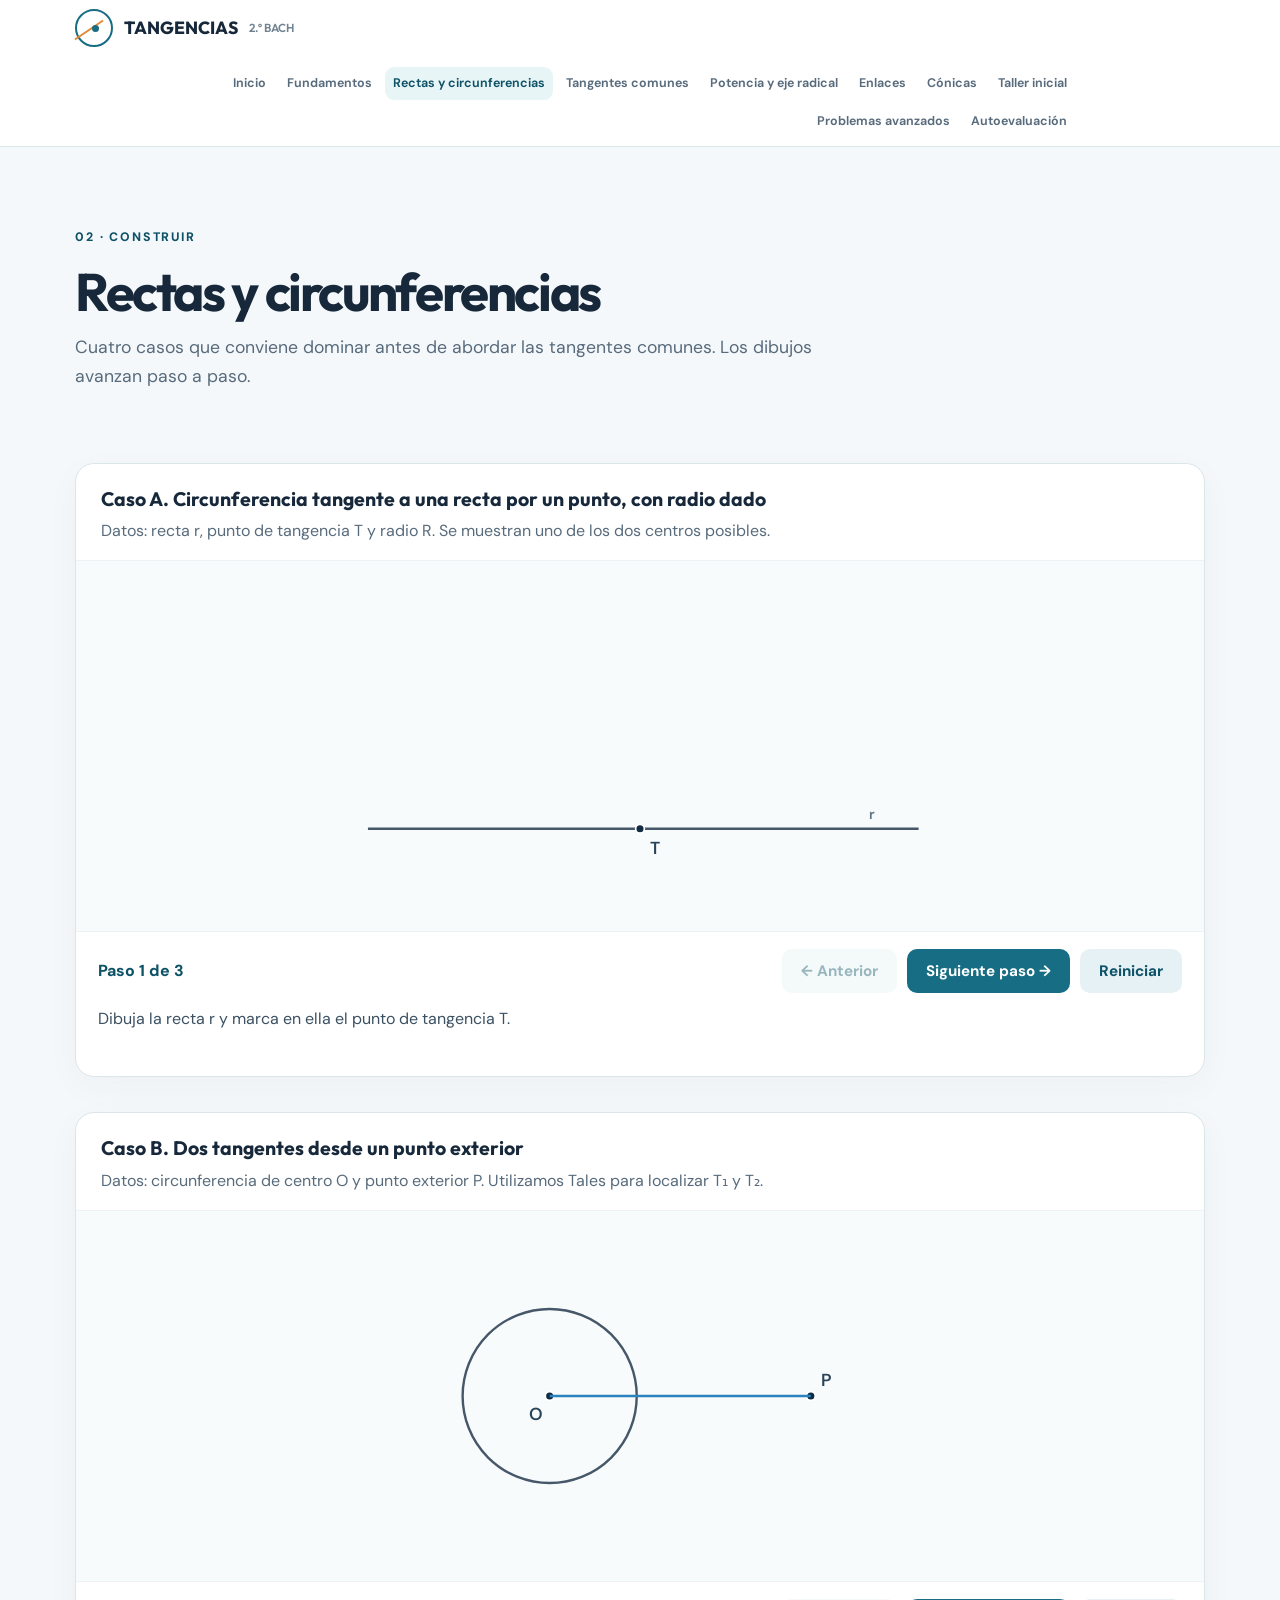
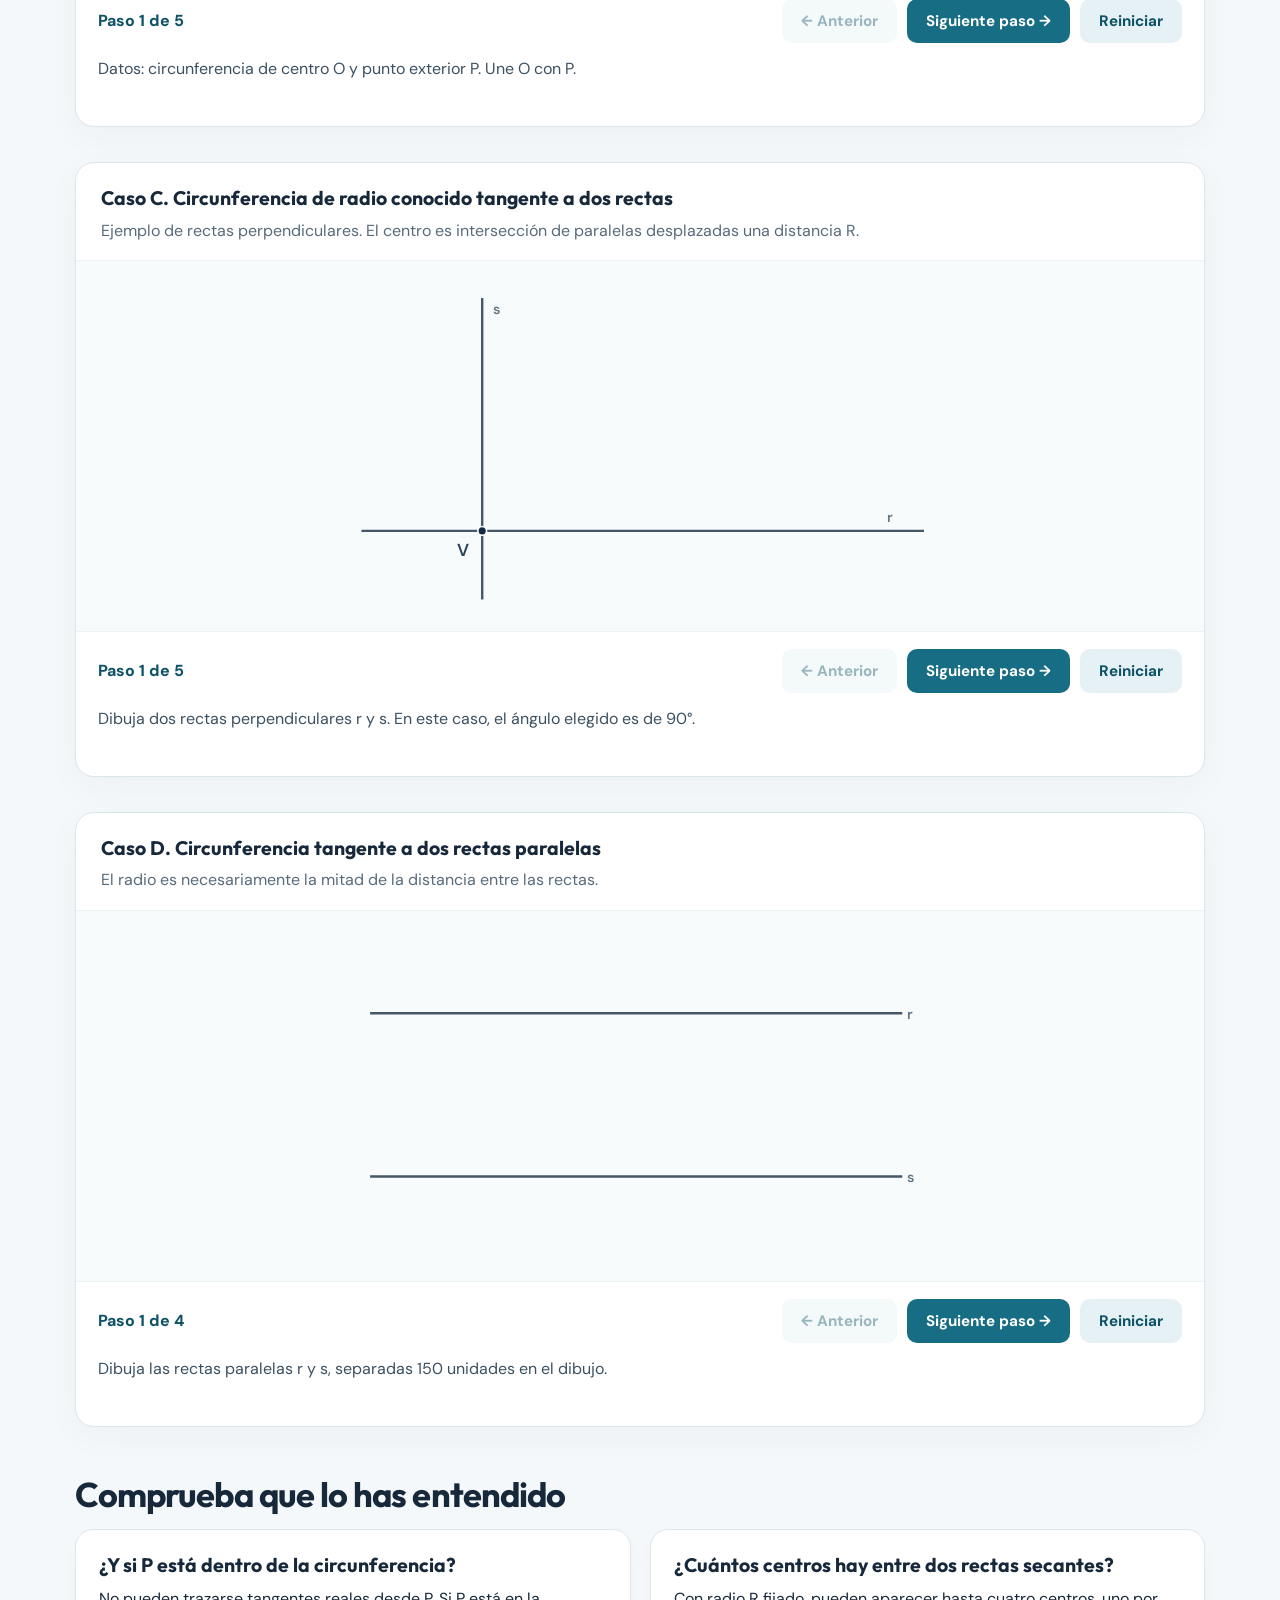
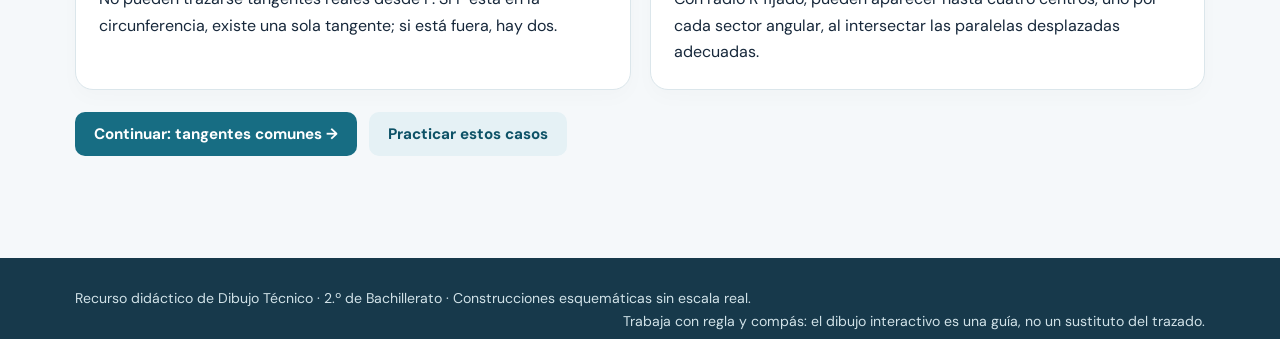
<file: rectas.html>
<!DOCTYPE html>
<html lang="es"><head><meta charset="utf-8"/><meta content="width=device-width, initial-scale=1" name="viewport"/><meta content="Tangencias en Dibujo Técnico de 2.º Bachillerato: teoría, construcciones paso a paso, ejercicios y autocorrección." name="description"/><title>Rectas y circunferencias | Tangencias · 2.º Bachillerato</title><link href="styles.css" rel="stylesheet"/><link href="advanced.css" rel="stylesheet"/></head><body><header class="site-header"><div class="container header-inner"><a class="brand" href="index.html"><span aria-hidden="true" class="brand-mark"></span> TANGENCIAS <span style="color:#718391;font-size:.73rem;font-weight:600">2.º BACH</span></a><nav aria-label="Navegación principal" class="site-nav"><a href="index.html">Inicio</a><a href="fundamentos.html">Fundamentos</a><a class="active" href="rectas.html">Rectas y circunferencias</a><a href="comunes.html">Tangentes comunes</a><a href="potencia.html">Potencia y eje radical</a><a href="enlaces.html">Enlaces</a><a href="conicas.html">Cónicas</a><a href="taller.html">Taller inicial</a><a href="problemas-pau.html">Problemas avanzados</a><a href="autoevaluacion.html">Autoevaluación</a></nav></div></header><main class="container main"><section class="page-intro"><span class="kicker">02 · Construir</span><h1>Rectas y circunferencias</h1><p>Cuatro casos que conviene dominar antes de abordar las tangentes comunes. Los dibujos avanzan paso a paso.</p></section><article class="diagram-card" data-demo="line-circle"><div class="diagram-top"><h3>Caso A. Circunferencia tangente a una recta por un punto, con radio dado</h3><p>Datos: recta r, punto de tangencia T y radio R. Se muestran uno de los dos centros posibles.</p></div><div class="diagram-svg"></div><div class="diagram-foot"><div class="step-controls"><span aria-live="polite" class="step-label"></span><button class="btn secondary" data-back="">← Anterior</button><button class="btn" data-next="">Siguiente paso →</button><button class="btn secondary" data-reset="">Reiniciar</button></div><div aria-live="polite" class="step-instruction"></div></div></article><article class="diagram-card" data-demo="point-tangents"><div class="diagram-top"><h3>Caso B. Dos tangentes desde un punto exterior</h3><p>Datos: circunferencia de centro O y punto exterior P. Utilizamos Tales para localizar T₁ y T₂.</p></div><div class="diagram-svg"></div><div class="diagram-foot"><div class="step-controls"><span aria-live="polite" class="step-label"></span><button class="btn secondary" data-back="">← Anterior</button><button class="btn" data-next="">Siguiente paso →</button><button class="btn secondary" data-reset="">Reiniciar</button></div><div aria-live="polite" class="step-instruction"></div></div></article><article class="diagram-card" data-demo="angle"><div class="diagram-top"><h3>Caso C. Circunferencia de radio conocido tangente a dos rectas</h3><p>Ejemplo de rectas perpendiculares. El centro es intersección de paralelas desplazadas una distancia R.</p></div><div class="diagram-svg"></div><div class="diagram-foot"><div class="step-controls"><span aria-live="polite" class="step-label"></span><button class="btn secondary" data-back="">← Anterior</button><button class="btn" data-next="">Siguiente paso →</button><button class="btn secondary" data-reset="">Reiniciar</button></div><div aria-live="polite" class="step-instruction"></div></div></article><article class="diagram-card" data-demo="parallel"><div class="diagram-top"><h3>Caso D. Circunferencia tangente a dos rectas paralelas</h3><p>El radio es necesariamente la mitad de la distancia entre las rectas.</p></div><div class="diagram-svg"></div><div class="diagram-foot"><div class="step-controls"><span aria-live="polite" class="step-label"></span><button class="btn secondary" data-back="">← Anterior</button><button class="btn" data-next="">Siguiente paso →</button><button class="btn secondary" data-reset="">Reiniciar</button></div><div aria-live="polite" class="step-instruction"></div></div></article><section class="section"><h2>Comprueba que lo has entendido</h2><div class="two-col"><div class="panel"><h3>¿Y si P está dentro de la circunferencia?</h3><p>No pueden trazarse tangentes reales desde P. Si P está en la circunferencia, existe una sola tangente; si está fuera, hay dos.</p></div><div class="panel"><h3>¿Cuántos centros hay entre dos rectas secantes?</h3><p>Con radio R fijado, pueden aparecer hasta cuatro centros, uno por cada sector angular, al intersectar las paralelas desplazadas adecuadas.</p></div></div></section><div class="btn-row"><a class="btn" href="comunes.html">Continuar: tangentes comunes →</a><a class="btn secondary" href="taller.html">Practicar estos casos</a></div></main><footer class="foot"><div class="container">Recurso didáctico de Dibujo Técnico · 2.º de Bachillerato · Construcciones esquemáticas sin escala real. <span style="float:right">Trabaja con regla y compás: el dibujo interactivo es una guía, no un sustituto del trazado.</span></div></footer><script src="app.js"></script></body></html>
</file>
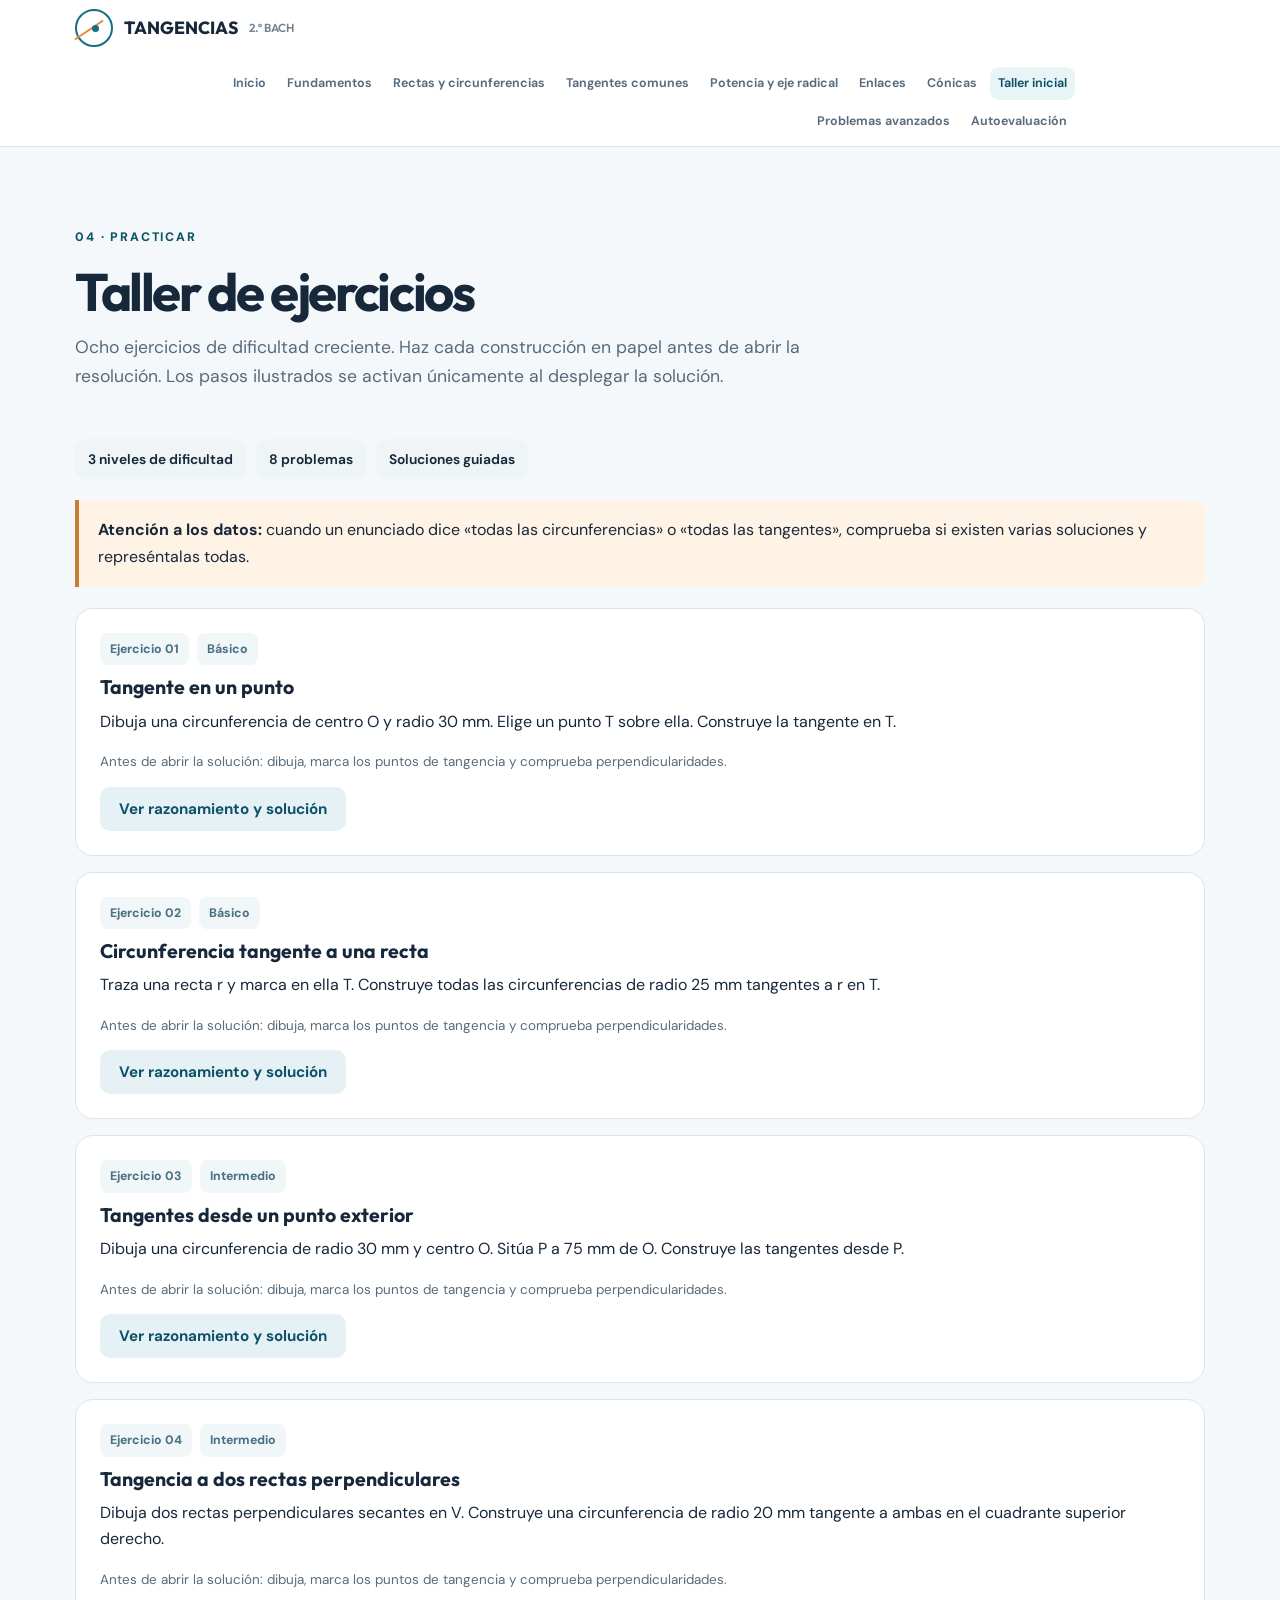
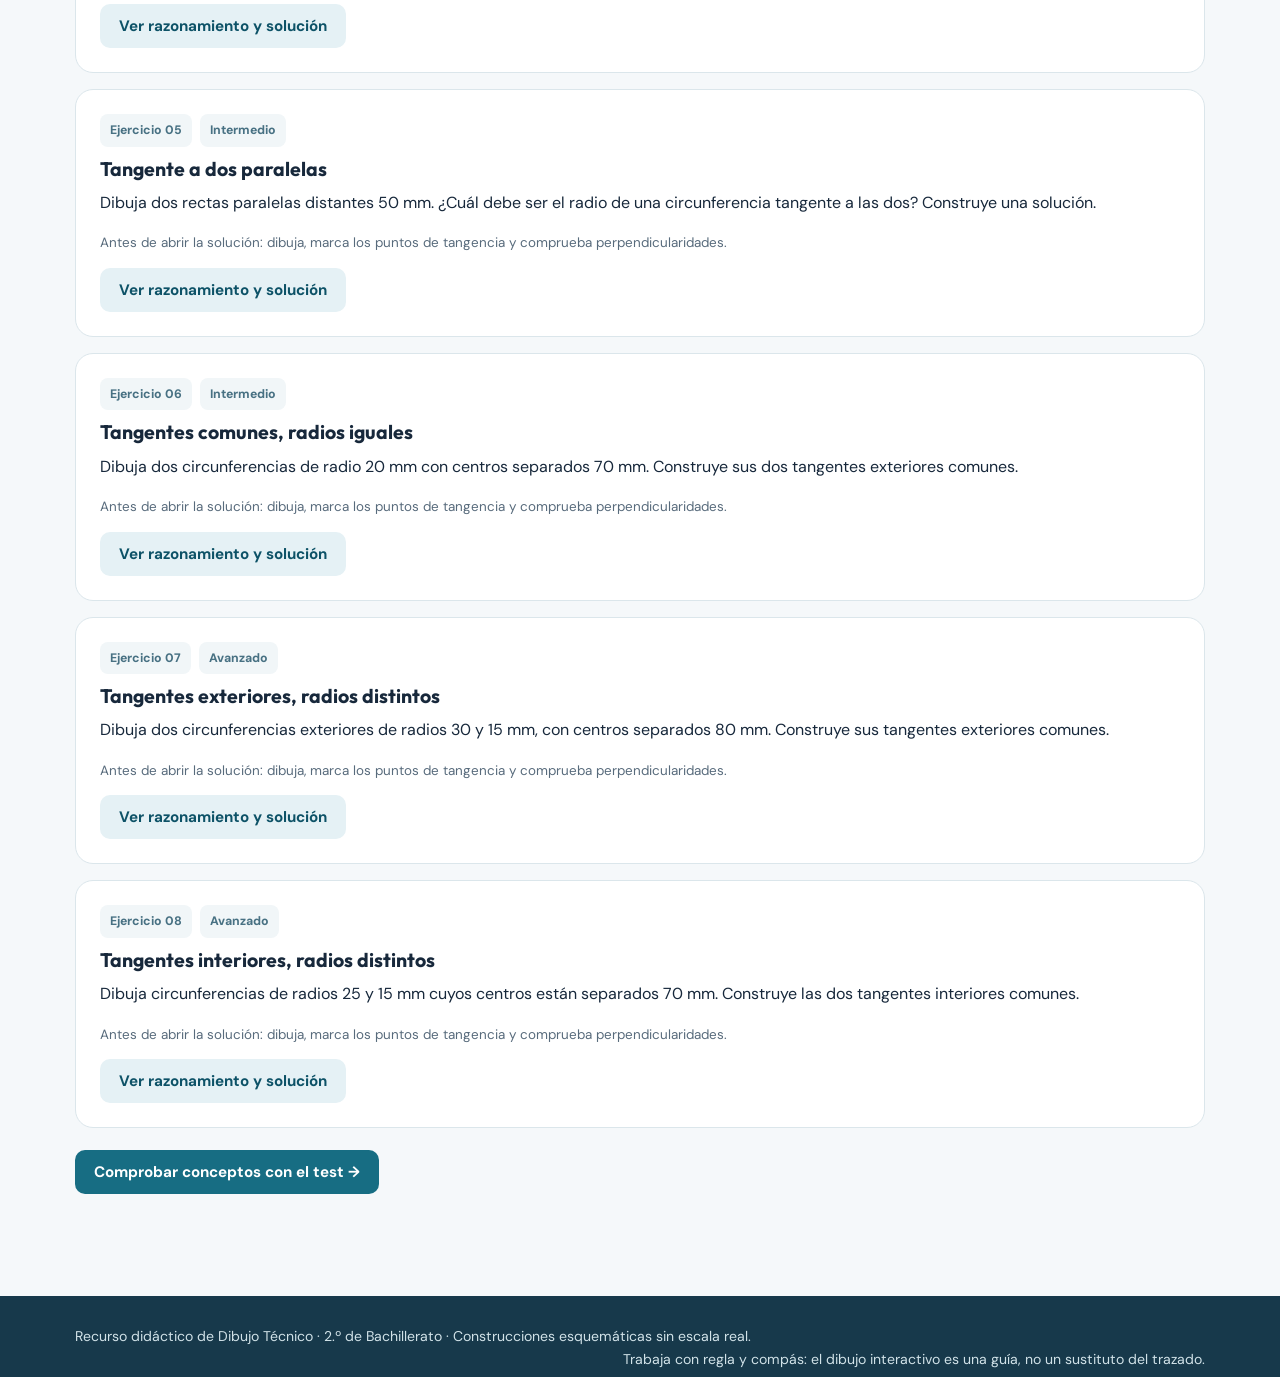
<file: taller.html>
<!DOCTYPE html>
<html lang="es"><head><meta charset="utf-8"/><meta content="width=device-width, initial-scale=1" name="viewport"/><meta content="Tangencias en Dibujo Técnico de 2.º Bachillerato: teoría, construcciones paso a paso, ejercicios y autocorrección." name="description"/><title>Taller de ejercicios | Tangencias · 2.º Bachillerato</title><link href="styles.css" rel="stylesheet"/><link href="advanced.css" rel="stylesheet"/></head><body><header class="site-header"><div class="container header-inner"><a class="brand" href="index.html"><span aria-hidden="true" class="brand-mark"></span> TANGENCIAS <span style="color:#718391;font-size:.73rem;font-weight:600">2.º BACH</span></a><nav aria-label="Navegación principal" class="site-nav"><a href="index.html">Inicio</a><a href="fundamentos.html">Fundamentos</a><a href="rectas.html">Rectas y circunferencias</a><a href="comunes.html">Tangentes comunes</a><a href="potencia.html">Potencia y eje radical</a><a href="enlaces.html">Enlaces</a><a href="conicas.html">Cónicas</a><a class="active" href="taller.html">Taller inicial</a><a href="problemas-pau.html">Problemas avanzados</a><a href="autoevaluacion.html">Autoevaluación</a></nav></div></header><main class="container main"><section class="page-intro"><span class="kicker">04 · Practicar</span><h1>Taller de ejercicios</h1><p>Ocho ejercicios de dificultad creciente. Haz cada construcción en papel antes de abrir la resolución. Los pasos ilustrados se activan únicamente al desplegar la solución.</p></section><div class="inline-list"><span class="info-chip">3 niveles de dificultad</span><span class="info-chip">8 problemas</span><span class="info-chip">Soluciones guiadas</span></div><div class="note warning"><strong>Atención a los datos:</strong> cuando un enunciado dice «todas las circunferencias» o «todas las tangentes», comprueba si existen varias soluciones y represéntalas todas.</div><article class="exercise"><div class="meta"><span class="pill">Ejercicio 01</span><span class="pill">Básico</span></div><h3>Tangente en un punto</h3><p>Dibuja una circunferencia de centro O y radio 30 mm. Elige un punto T sobre ella. Construye la tangente en T.</p><p class="smallprint">Antes de abrir la solución: dibuja, marca los puntos de tangencia y comprueba perpendicularidades.</p><button class="btn secondary" data-reveal="solution-01">Ver razonamiento y solución</button><div class="answer" id="solution-01"><h3>Resolución comentada</h3><p>Une O y T. Traza por T la perpendicular a OT. Esa es la tangente. Justifica que el radio es perpendicular.</p><article class="diagram-card" data-demo="radio"><div class="diagram-top"><h3>Construcción para comprobar tu dibujo</h3><p>Las medidas representadas son esquemáticas; reproduce las del enunciado en papel.</p></div><div class="diagram-svg"></div><div class="diagram-foot"><div class="step-controls"><span aria-live="polite" class="step-label"></span><button class="btn secondary" data-back="">← Anterior</button><button class="btn" data-next="">Siguiente paso →</button><button class="btn secondary" data-reset="">Reiniciar</button></div><div aria-live="polite" class="step-instruction"></div></div></article></div></article><article class="exercise"><div class="meta"><span class="pill">Ejercicio 02</span><span class="pill">Básico</span></div><h3>Circunferencia tangente a una recta</h3><p>Traza una recta r y marca en ella T. Construye todas las circunferencias de radio 25 mm tangentes a r en T.</p><p class="smallprint">Antes de abrir la solución: dibuja, marca los puntos de tangencia y comprueba perpendicularidades.</p><button class="btn secondary" data-reveal="solution-02">Ver razonamiento y solución</button><div class="answer" id="solution-02"><h3>Resolución comentada</h3><p>Dibuja la perpendicular por T, marca dos centros a 25 mm (uno a cada lado) y traza ambas circunferencias. Hay dos soluciones.</p><article class="diagram-card" data-demo="line-circle"><div class="diagram-top"><h3>Construcción para comprobar tu dibujo</h3><p>Las medidas representadas son esquemáticas; reproduce las del enunciado en papel.</p></div><div class="diagram-svg"></div><div class="diagram-foot"><div class="step-controls"><span aria-live="polite" class="step-label"></span><button class="btn secondary" data-back="">← Anterior</button><button class="btn" data-next="">Siguiente paso →</button><button class="btn secondary" data-reset="">Reiniciar</button></div><div aria-live="polite" class="step-instruction"></div></div></article></div></article><article class="exercise"><div class="meta"><span class="pill">Ejercicio 03</span><span class="pill">Intermedio</span></div><h3>Tangentes desde un punto exterior</h3><p>Dibuja una circunferencia de radio 30 mm y centro O. Sitúa P a 75 mm de O. Construye las tangentes desde P.</p><p class="smallprint">Antes de abrir la solución: dibuja, marca los puntos de tangencia y comprueba perpendicularidades.</p><button class="btn secondary" data-reveal="solution-03">Ver razonamiento y solución</button><div class="answer" id="solution-03"><h3>Resolución comentada</h3><p>Halla el punto medio M de OP; circunferencia de diámetro OP; intersecciones T₁ y T₂; une P con ambos. Hay dos tangentes.</p><article class="diagram-card" data-demo="point-tangents"><div class="diagram-top"><h3>Construcción para comprobar tu dibujo</h3><p>Las medidas representadas son esquemáticas; reproduce las del enunciado en papel.</p></div><div class="diagram-svg"></div><div class="diagram-foot"><div class="step-controls"><span aria-live="polite" class="step-label"></span><button class="btn secondary" data-back="">← Anterior</button><button class="btn" data-next="">Siguiente paso →</button><button class="btn secondary" data-reset="">Reiniciar</button></div><div aria-live="polite" class="step-instruction"></div></div></article></div></article><article class="exercise"><div class="meta"><span class="pill">Ejercicio 04</span><span class="pill">Intermedio</span></div><h3>Tangencia a dos rectas perpendiculares</h3><p>Dibuja dos rectas perpendiculares secantes en V. Construye una circunferencia de radio 20 mm tangente a ambas en el cuadrante superior derecho.</p><p class="smallprint">Antes de abrir la solución: dibuja, marca los puntos de tangencia y comprueba perpendicularidades.</p><button class="btn secondary" data-reveal="solution-04">Ver razonamiento y solución</button><div class="answer" id="solution-04"><h3>Resolución comentada</h3><p>Traza dentro del cuadrante una paralela a cada recta a 20 mm. Su intersección es O; proyecta O perpendicularmente sobre ambas rectas.</p><article class="diagram-card" data-demo="angle"><div class="diagram-top"><h3>Construcción para comprobar tu dibujo</h3><p>Las medidas representadas son esquemáticas; reproduce las del enunciado en papel.</p></div><div class="diagram-svg"></div><div class="diagram-foot"><div class="step-controls"><span aria-live="polite" class="step-label"></span><button class="btn secondary" data-back="">← Anterior</button><button class="btn" data-next="">Siguiente paso →</button><button class="btn secondary" data-reset="">Reiniciar</button></div><div aria-live="polite" class="step-instruction"></div></div></article></div></article><article class="exercise"><div class="meta"><span class="pill">Ejercicio 05</span><span class="pill">Intermedio</span></div><h3>Tangente a dos paralelas</h3><p>Dibuja dos rectas paralelas distantes 50 mm. ¿Cuál debe ser el radio de una circunferencia tangente a las dos? Construye una solución.</p><p class="smallprint">Antes de abrir la solución: dibuja, marca los puntos de tangencia y comprueba perpendicularidades.</p><button class="btn secondary" data-reveal="solution-05">Ver razonamiento y solución</button><div class="answer" id="solution-05"><h3>Resolución comentada</h3><p>Su diámetro debe ser 50 mm y su radio 25 mm. Traza la paralela media, elige O y dibuja la circunferencia. Hay infinitos centros posibles.</p><article class="diagram-card" data-demo="parallel"><div class="diagram-top"><h3>Construcción para comprobar tu dibujo</h3><p>Las medidas representadas son esquemáticas; reproduce las del enunciado en papel.</p></div><div class="diagram-svg"></div><div class="diagram-foot"><div class="step-controls"><span aria-live="polite" class="step-label"></span><button class="btn secondary" data-back="">← Anterior</button><button class="btn" data-next="">Siguiente paso →</button><button class="btn secondary" data-reset="">Reiniciar</button></div><div aria-live="polite" class="step-instruction"></div></div></article></div></article><article class="exercise"><div class="meta"><span class="pill">Ejercicio 06</span><span class="pill">Intermedio</span></div><h3>Tangentes comunes, radios iguales</h3><p>Dibuja dos circunferencias de radio 20 mm con centros separados 70 mm. Construye sus dos tangentes exteriores comunes.</p><p class="smallprint">Antes de abrir la solución: dibuja, marca los puntos de tangencia y comprueba perpendicularidades.</p><button class="btn secondary" data-reveal="solution-06">Ver razonamiento y solución</button><div class="answer" id="solution-06"><h3>Resolución comentada</h3><p>Por ambos centros, levanta las perpendiculares al segmento de centros. Marca los puntos de tangencia a 20 mm arriba y abajo, y únelos.</p><article class="diagram-card" data-demo="ext-equal"><div class="diagram-top"><h3>Construcción para comprobar tu dibujo</h3><p>Las medidas representadas son esquemáticas; reproduce las del enunciado en papel.</p></div><div class="diagram-svg"></div><div class="diagram-foot"><div class="step-controls"><span aria-live="polite" class="step-label"></span><button class="btn secondary" data-back="">← Anterior</button><button class="btn" data-next="">Siguiente paso →</button><button class="btn secondary" data-reset="">Reiniciar</button></div><div aria-live="polite" class="step-instruction"></div></div></article></div></article><article class="exercise"><div class="meta"><span class="pill">Ejercicio 07</span><span class="pill">Avanzado</span></div><h3>Tangentes exteriores, radios distintos</h3><p>Dibuja dos circunferencias exteriores de radios 30 y 15 mm, con centros separados 80 mm. Construye sus tangentes exteriores comunes.</p><p class="smallprint">Antes de abrir la solución: dibuja, marca los puntos de tangencia y comprueba perpendicularidades.</p><button class="btn secondary" data-reveal="solution-07">Ver razonamiento y solución</button><div class="answer" id="solution-07"><h3>Resolución comentada</h3><p>Usa una circunferencia auxiliar de radio 30 − 15 = 15 mm centrada en O₁. Construye tangentes desde O₂ a la auxiliar mediante Tales, determina las direcciones de los radios de contacto y trasládalas a las circunferencias originales.</p><article class="diagram-card" data-demo="ext-unequal"><div class="diagram-top"><h3>Construcción para comprobar tu dibujo</h3><p>Las medidas representadas son esquemáticas; reproduce las del enunciado en papel.</p></div><div class="diagram-svg"></div><div class="diagram-foot"><div class="step-controls"><span aria-live="polite" class="step-label"></span><button class="btn secondary" data-back="">← Anterior</button><button class="btn" data-next="">Siguiente paso →</button><button class="btn secondary" data-reset="">Reiniciar</button></div><div aria-live="polite" class="step-instruction"></div></div></article></div></article><article class="exercise"><div class="meta"><span class="pill">Ejercicio 08</span><span class="pill">Avanzado</span></div><h3>Tangentes interiores, radios distintos</h3><p>Dibuja circunferencias de radios 25 y 15 mm cuyos centros están separados 70 mm. Construye las dos tangentes interiores comunes.</p><p class="smallprint">Antes de abrir la solución: dibuja, marca los puntos de tangencia y comprueba perpendicularidades.</p><button class="btn secondary" data-reveal="solution-08">Ver razonamiento y solución</button><div class="answer" id="solution-08"><h3>Resolución comentada</h3><p>El radio auxiliar es 25 + 15 = 40 mm. Desde O₂ construye las tangentes a la auxiliar de centro O₁. Los radios reales en O₂ van en sentido opuesto a los de O₁. Une los contactos.</p><article class="diagram-card" data-demo="int-unequal"><div class="diagram-top"><h3>Construcción para comprobar tu dibujo</h3><p>Las medidas representadas son esquemáticas; reproduce las del enunciado en papel.</p></div><div class="diagram-svg"></div><div class="diagram-foot"><div class="step-controls"><span aria-live="polite" class="step-label"></span><button class="btn secondary" data-back="">← Anterior</button><button class="btn" data-next="">Siguiente paso →</button><button class="btn secondary" data-reset="">Reiniciar</button></div><div aria-live="polite" class="step-instruction"></div></div></article></div></article><div class="btn-row"><a class="btn" href="autoevaluacion.html">Comprobar conceptos con el test →</a></div></main><footer class="foot"><div class="container">Recurso didáctico de Dibujo Técnico · 2.º de Bachillerato · Construcciones esquemáticas sin escala real. <span style="float:right">Trabaja con regla y compás: el dibujo interactivo es una guía, no un sustituto del trazado.</span></div></footer><script src="app.js"></script></body></html>
</file>
<file: styles.css>
@import url('https://fonts.googleapis.com/css2?family=DM+Sans:wght@400;500;600;700&family=Outfit:wght@400;500;600;700;800&display=swap');
:root{--ink:#17283b;--muted:#586b7c;--primary:#176d83;--primary2:#0d5267;--paper:#f5f8fa;--line:#dbe6eb;--orange:#e18a38;--blue:#2b81bc;--mint:#168b80;--pink:#c6576e;--white:#fff;--radius:18px}*{box-sizing:border-box}html{scroll-behavior:smooth}body{margin:0;background:var(--paper);color:var(--ink);font:16px/1.65 'DM Sans',Arial,sans-serif}h1,h2,h3,.brand,.stat{font-family:Outfit,'DM Sans',sans-serif;line-height:1.2}h1{font-size:clamp(2.25rem,5vw,4rem);letter-spacing:-.045em;margin:.35em 0}h2{font-size:clamp(1.6rem,3vw,2.15rem);letter-spacing:-.027em;margin:0 0 14px}h3{font-size:1.22rem;margin:0 0 10px}p{margin:0 0 1em}a{color:var(--primary2)}.container{width:min(1130px,calc(100% - 44px));margin:auto}.site-header{background:#fff;border-bottom:1px solid var(--line);position:sticky;top:0;z-index:10}.header-inner{min-height:76px;display:flex;align-items:center;justify-content:space-between;gap:20px}.brand{text-decoration:none;font-size:1.1rem;font-weight:750;display:flex;align-items:center;gap:11px;color:var(--ink);white-space:nowrap}.brand-mark{width:38px;height:38px;border:2px solid var(--primary);border-radius:50%;position:relative;display:inline-block}.brand-mark:before{content:'';position:absolute;width:34px;height:2px;background:var(--orange);transform:rotate(-34deg);left:-5px;top:18px}.brand-mark:after{content:'';position:absolute;background:var(--primary);width:7px;height:7px;border-radius:50%;top:14px;left:15px}.site-nav{display:flex;gap:5px;flex-wrap:wrap}.site-nav a{text-decoration:none;color:var(--muted);font-weight:650;padding:9px 11px;border-radius:9px;font-size:.88rem}.site-nav a:hover,.site-nav a.active{background:#e8f5f7;color:var(--primary2)}.hero{background:linear-gradient(118deg,#12394b,#16657a 70%,#287d8a);color:white;overflow:hidden}.hero .container{display:grid;grid-template-columns:1.15fr .85fr;align-items:center;gap:20px;min-height:425px;padding:70px 0}.eyebrow{text-transform:uppercase;letter-spacing:.15em;font-size:.75rem;font-weight:800;color:#9bdfdf}.hero p{color:#d6eaf0;font-size:1.13rem;max-width:610px}.hero h1{max-width:690px}.hero-figure{border-radius:20px;background:#ffffff13;padding:16px;border:1px solid #ffffff40}.hero-figure svg{width:100%;display:block}.btn{display:inline-flex;align-items:center;justify-content:center;gap:8px;padding:12px 19px;border:0;border-radius:10px;background:var(--primary);color:white;text-decoration:none;cursor:pointer;font:700 .95rem 'DM Sans',sans-serif;transition:transform .15s,background .15s}.btn:hover{background:#0c5266;transform:translateY(-1px)}.btn.secondary{background:#e5f1f5;color:var(--primary2)}.btn.secondary:hover{background:#cde6ec}.btn.light{background:#fff;color:var(--primary2)}.btn:disabled{opacity:.42;cursor:not-allowed;transform:none}.btn-row{display:flex;flex-wrap:wrap;gap:12px;margin:22px 0}.main{padding:48px 0 80px}.page-intro{padding:28px 0 30px}.page-intro h1{font-size:clamp(2.2rem,5vw,3.3rem);margin:10px 0}.page-intro p{max-width:790px;color:var(--muted);font-size:1.1rem}.kicker{display:inline-block;color:var(--primary2);font-size:.77rem;font-weight:800;text-transform:uppercase;letter-spacing:.15em}.section{margin-top:47px}.section-head{margin-bottom:22px}.section-head p{color:var(--muted);max-width:800px}.tiles{display:grid;grid-template-columns:repeat(3,1fr);gap:18px}.tile{display:flex;flex-direction:column;background:white;padding:25px;border-radius:var(--radius);border:1px solid var(--line);text-decoration:none;color:var(--ink);box-shadow:0 8px 30px #17354408}.tile:hover{border-color:#a7d6df;transform:translateY(-2px)}.tile .index{color:var(--orange);font:800 1rem Outfit}.tile p{color:var(--muted);flex:1}.tile .go{color:var(--primary2);font-weight:800}.two-col{display:grid;grid-template-columns:1fr 1fr;gap:19px}.panel{background:white;border:1px solid var(--line);border-radius:var(--radius);padding:23px;box-shadow:0 8px 20px #18374305}.panel p:last-child{margin-bottom:0}.note{padding:17px 19px;border-left:4px solid var(--primary);background:#eaf4f7;border-radius:0 12px 12px 0;margin:21px 0}.warning{border-left-color:#c77e30;background:#fff3e5}.diagram-card{background:#fff;border:1px solid var(--line);border-radius:19px;overflow:hidden;margin:24px 0 35px;box-shadow:0 10px 35px #16354609}.diagram-top{padding:23px 25px 0}.diagram-top h3{margin:0 0 8px}.diagram-top p{color:var(--muted)}.diagram-svg{background:#f8fbfc;min-height:240px;border-top:1px solid #edf2f5;border-bottom:1px solid #edf2f5}.diagram-svg svg{width:100%;height:auto;display:block;max-height:370px}.diagram-foot{padding:17px 22px 22px}.step-controls{display:flex;align-items:center;flex-wrap:wrap;gap:10px}.step-label{font-weight:750;color:var(--primary2);margin-right:auto}.step-instruction{margin-top:13px;min-height:48px;color:#3b5062}.diagram-svg .geom{fill:none;stroke:#1e6980;stroke-width:2.3;stroke-linecap:round}.diagram-svg .base{stroke:#455768;stroke-width:2.2;fill:none}.diagram-svg .guide{stroke:#a7b9c4;stroke-width:1.65;fill:none;stroke-dasharray:6 5}.diagram-svg .construct{stroke:#2b83bd;stroke-width:2.2;fill:none}.diagram-svg .solution{stroke:#db8240;stroke-width:3.3;fill:none;stroke-linecap:round}.diagram-svg .point{fill:#102b42;stroke:white;stroke-width:1.5}.diagram-svg text{font:600 16px 'DM Sans',Arial,sans-serif;fill:#294359}.diagram-svg .small{font-size:13px;fill:#607483}.diagram-svg .accent{fill:#bb6b2c}.diagram-svg .right-angle{stroke:#168b80;stroke-width:1.7;fill:none}.rule-grid{display:grid;grid-template-columns:repeat(3,1fr);gap:17px}.rule{background:white;padding:23px;border:1px solid var(--line);border-radius:14px}.rule .num{display:inline-grid;place-items:center;background:#e8f4f7;color:var(--primary2);border-radius:9px;font:800 1rem Outfit;width:36px;height:36px;margin-bottom:12px}.pill{border-radius:8px;background:#f1f6f8;padding:6px 10px;font-size:.77rem;font-weight:750;color:#487183}.exercise{padding:24px;background:white;border:1px solid var(--line);border-radius:18px;margin:16px 0}.exercise h3{margin:10px 0}.exercise .meta{display:flex;gap:8px;flex-wrap:wrap}.exercise .answer{display:none;background:#eef7f7;border-radius:12px;padding:18px;margin-top:18px}.exercise .answer.open{display:block}.exercise .answer p{margin:0 0 9px}.quiz-card{padding:21px;background:#fff;border:1px solid var(--line);border-radius:16px;margin:14px 0}.quiz-card legend{font-weight:750;margin-bottom:12px}.quiz-card label{display:flex;gap:11px;align-items:flex-start;margin:9px 0;padding:12px;background:#f7fafb;border-radius:10px;cursor:pointer}.quiz-card label:hover{background:#eaf4f7}.quiz-card input{accent-color:var(--primary);margin-top:6px}.quiz-feedback{margin-top:12px;font-weight:650}.quiz-feedback.correct{color:#0d7868}.quiz-feedback.incorrect{color:#ab4e2f}.progress-track{height:9px;background:#d9e8ed;border-radius:10px;overflow:hidden;margin:15px 0 8px}.progress-track>div{height:100%;width:0;background:#198d81;transition:width .2s}.foot{background:#17394b;color:#d1e2e8;padding:29px 0;font-size:.88rem}.foot a{color:white}.crumb{font-size:.85rem;color:var(--muted);margin-bottom:14px}.crumb a{color:var(--primary2)}.checklist{list-style:none;padding:0}.checklist li{padding:9px 0 9px 30px;position:relative}.checklist li:before{content:'✓';color:var(--mint);position:absolute;left:4px;font-weight:900}.inline-list{display:flex;flex-wrap:wrap;gap:10px}.info-chip{background:#eff5f7;padding:9px 13px;border-radius:10px;font-size:.86rem;font-weight:650}.smallprint{color:var(--muted);font-size:.84rem}.divider{height:1px;background:var(--line);margin:35px 0}details{background:white;border:1px solid var(--line);border-radius:12px;padding:15px 18px;margin:10px 0}summary{cursor:pointer;font-weight:750;color:var(--primary2)}@media(max-width:920px){.hero .container{grid-template-columns:1fr}.hero-figure{max-width:590px}.tiles,.rule-grid{grid-template-columns:repeat(2,1fr)}.site-header{position:static}.header-inner{align-items:flex-start;padding:17px 0;flex-direction:column}}@media(max-width:600px){.container{width:min(100% - 28px,1130px)}.site-nav a{font-size:.81rem;padding:7px}.tiles,.rule-grid,.two-col{grid-template-columns:1fr}.diagram-top{padding:20px 18px 0}.diagram-foot{padding:15px}.step-label{width:100%}.hero .container{padding:55px 0}.btn{padding:10px 13px}}
</file>
<file: advanced.css>
.site-nav{max-width:1000px;justify-content:flex-end}.site-nav a{font-size:.78rem;padding:6px 8px}.header-inner{flex-wrap:wrap;padding:9px 0}.brand small{font-size:12px;color:#627b8a}.adv-diagram{margin:23px 0}.svg-canvas{background:#f7fafb;border:1px solid #dfe9ec;border-radius:12px;margin:16px 0;overflow:hidden}.svg-canvas svg{display:block;width:100%;max-height:370px}.adv-controls{display:flex;flex-wrap:wrap;align-items:center;gap:8px}.adv-step-count{font-weight:700;color:#176d83}.adv-explain{background:#e9f5f7;padding:12px 16px;border-radius:9px;margin-top:12px;min-height:54px}.nextblock{display:flex;justify-content:space-between;gap:13px;flex-wrap:wrap;margin-top:55px}.problem-bar{display:flex;align-items:center;gap:12px;flex-wrap:wrap;background:white;border:1px solid #dbe6eb;padding:17px;border-radius:14px;margin:22px 0}.problem-bar select{padding:10px;border:1px solid #b8cdd8;border-radius:9px;background:#fff;color:#244457}.exercise-tools{display:flex;gap:16px;flex-wrap:wrap;font-size:.87rem;color:#426079;margin:14px 0}.exercise-tools input{accent-color:#168b80}.adv-exercise details{background:#fafcfd}.adv-exercise details[open]{border-color:#a9cfd5}.adv-exercise details p{margin-top:10px}.quick-feedback{font-weight:700;color:#176d83;margin-top:12px}.svg-canvas text{font:600 13px Arial,sans-serif;fill:#233f52}.svg-canvas .mainline{stroke:#234d69;stroke-width:2.2;fill:none}.svg-canvas .aux{stroke:#91b3bf;stroke-width:1.6;stroke-dasharray:7 5;fill:none}.svg-canvas .answerline{stroke:#dc7b37;stroke-width:3;fill:none}.svg-canvas .geo{stroke:#247d93;stroke-width:2;fill:none}.svg-canvas .spot{fill:#203b50}.svg-canvas .step-glow{stroke:#dc7b37;stroke-width:2.7;fill:none}@media(max-width:860px){.site-nav{justify-content:flex-start}.header-inner{display:block}.brand{margin:7px 0 15px}.problem-bar{align-items:stretch}}
</file>
